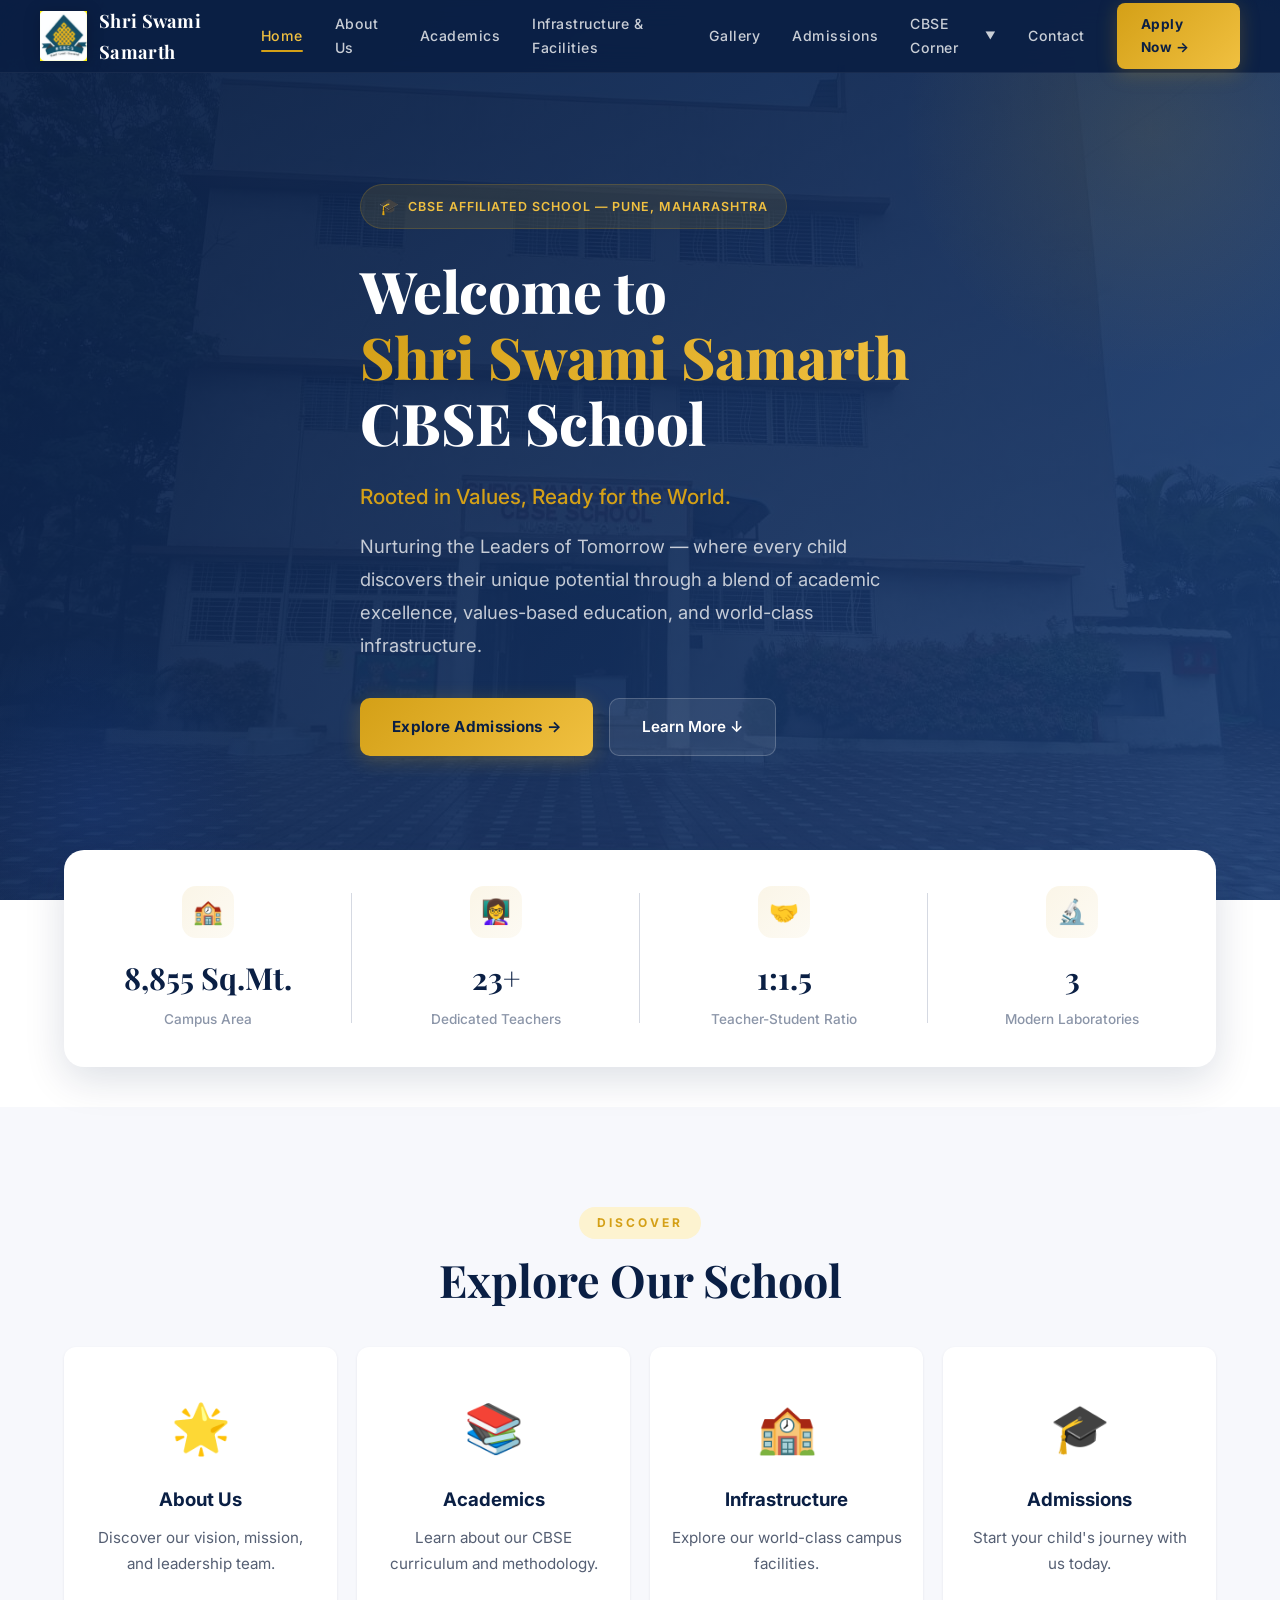
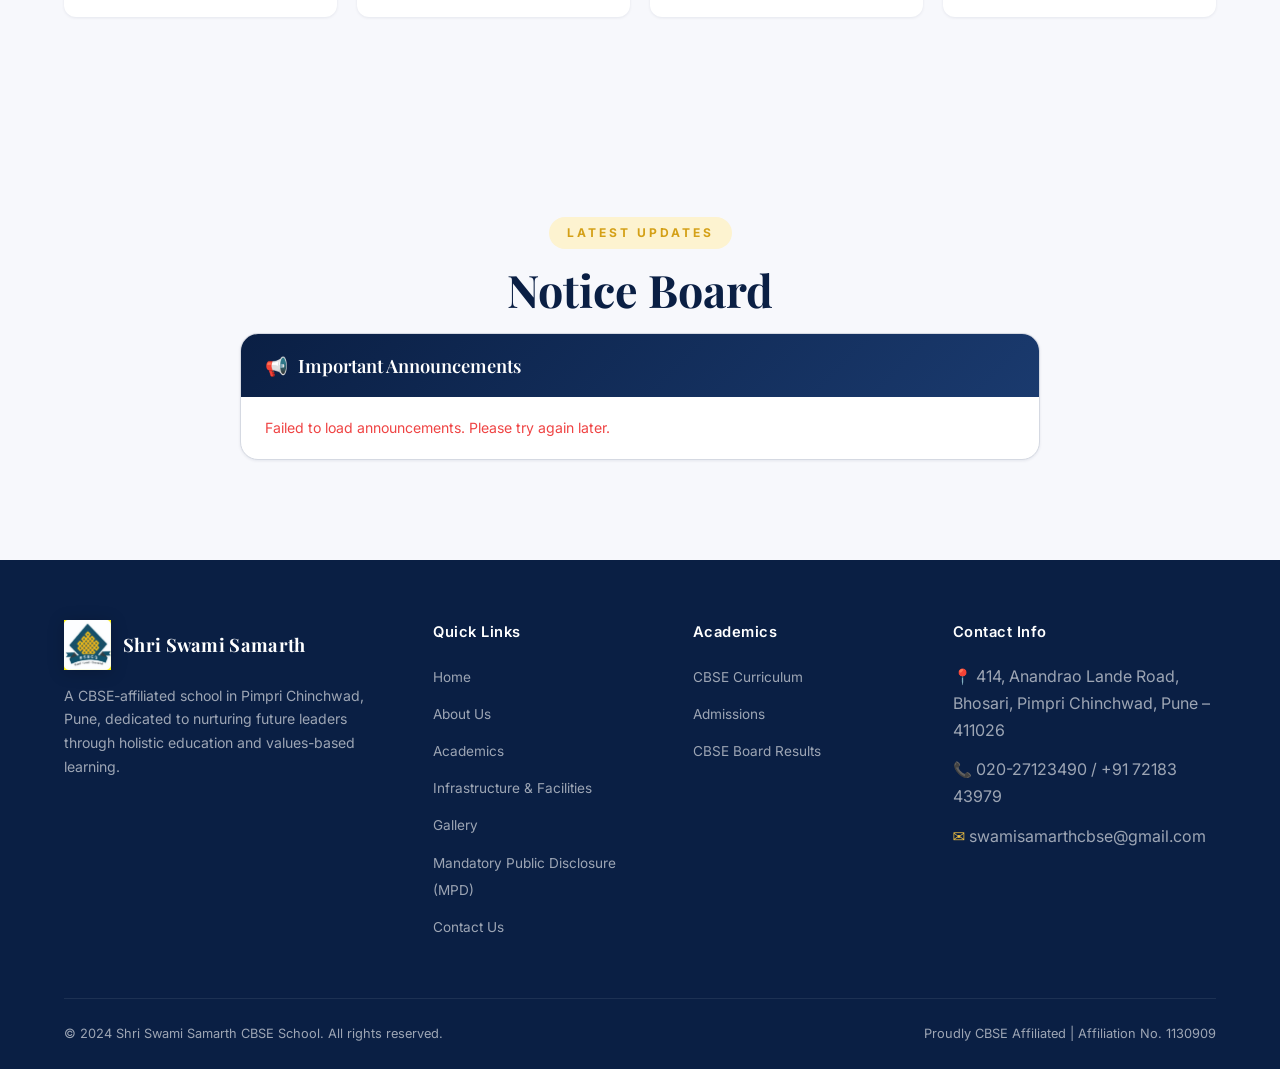
<file: index.html>
<!DOCTYPE html>
<html lang="en">
<head>
  <meta charset="UTF-8">
  <meta name="viewport" content="width=device-width, initial-scale=1.0">
  <title>Shri Swami Samarth CBSE School — Nurturing the Leaders of Tomorrow</title>
  <meta name="description"
    content="Shri Swami Samarth CBSE School, Bhosari, Pune — CBSE affiliated (1130909). A premier educational institution offering holistic learning with modern infrastructure, dedicated faculty, and a nurturing environment.">
  <link rel="stylesheet" href="styles.css">
  <link rel="icon"
    href="data:image/svg+xml,<svg xmlns='http://www.w3.org/2000/svg' viewBox='0 0 100 100'><text y='.9em' font-size='90'>🎓</text></svg>">
</head>
<body>
  <!-- ======================== NAVIGATION ======================== -->
  <nav class="navbar" id="navbar">
    <div class="nav-inner">
      <a href="/" class="nav-logo">
        <img src="images/logo.png" alt="Shri Swami Samarth Logo" class="logo-img">
        <span>Shri Swami Samarth</span>
      </a>
      <div class="nav-links" id="navLinks">
        <a href="/" class="active">Home</a>
        <a href="about">About Us</a>
        <a href="academics">Academics</a>
        <a href="infrastructure">Infrastructure &amp; Facilities</a>
        <a href="gallery">Gallery</a>
        <a href="admissions">Admissions</a>
        <div class="nav-dropdown">
          <a href="#" class="dropdown-trigger">CBSE Corner <span class="arrow" style="font-size: 0.65rem;">▼</span></a>
          <div class="dropdown-menu">
            <a href="disclosures">Mandatory Public Disclosure</a>
            <a href="comprehensive-info">Comprehensive Information</a>
          </div>
        </div>
        <a href="contact">Contact</a>
        <a href="admissions" class="nav-cta">Apply Now →</a>
      </div>
      <div class="hamburger" id="hamburger">
        <span></span><span></span><span></span>
      </div>
    </div>
  </nav>

  <!-- ======================== HERO ======================== -->
  <section class="hero" id="home">
    <div class="hero-bg-image"></div>
    <div class="hero-overlay"></div>
    <div class="hero-shape-1"></div>
    <div class="hero-shape-2"></div>
    <div class="container hero-content">
      <div class="hero-badge">
        <span>🎓</span> CBSE Affiliated School — Pune, Maharashtra
      </div>
      <h1>
        Welcome to<br>
        <span class="highlight">Shri Swami Samarth</span><br>
        CBSE School
      </h1>
      <p style="font-size: 1.3rem; font-weight: 500; margin-bottom: 15px; color: var(--gold);">Rooted in Values, Ready for the World.</p>
      <p>Nurturing the Leaders of Tomorrow — where every child discovers their unique potential through a blend of
        academic excellence, values-based education, and world-class infrastructure.</p>
      <div class="hero-btns">
        <a href="admissions" class="btn-primary">Explore Admissions →</a>
        <a href="about" class="btn-outline">Learn More ↓</a>
      </div>
    </div>
  </section>

  <!-- ======================== STATS BAR ======================== -->
  <div class="stats-bar">
    <div class="container">
      <div class="stats-inner">
        <div class="stat-item">
          <div class="stat-icon">🏫</div>
          <div class="stat-number" data-count="8855" data-suffix=" Sq.Mt.">0</div>
          <div class="stat-label">Campus Area</div>
        </div>
        <div class="stat-item">
          <div class="stat-icon">👩‍🏫</div>
          <div class="stat-number" data-count="23" data-suffix="+">0</div>
          <div class="stat-label">Dedicated Teachers</div>
        </div>
        <div class="stat-item">
          <div class="stat-icon">🤝</div>
          <div class="stat-number" data-count="1" data-suffix=":1.5" data-prefix="">0</div>
          <div class="stat-label">Teacher-Student Ratio</div>
        </div>
        <div class="stat-item">
          <div class="stat-icon">🔬</div>
          <div class="stat-number" data-count="3" data-suffix="">0</div>
          <div class="stat-label">Modern Laboratories</div>
        </div>
      </div>
    </div>
  </div>

  <!-- ======================== QUICK LINKS / CATEGORIES ======================== -->
  <section class="section-pad" style="background: var(--off-white);">
    <div class="container">
      <div class="text-center reveal">
        <span class="section-badge">Discover</span>
        <h2 class="section-title">Explore Our School</h2>
      </div>
      <div class="grid" style="display: grid; grid-template-columns: repeat(auto-fit, minmax(250px, 1fr)); gap: 20px; margin-top: 40px;">
        <a href="about" class="card reveal" style="text-align: center; padding: 40px 20px; background: white; border-radius: 12px; box-shadow: var(--shadow-sm); text-decoration: none; color: inherit; transition: transform 0.3s ease;">
          <div style="font-size: 3rem; margin-bottom: 15px;">🌟</div>
          <h3 style="color: var(--navy); margin-bottom: 10px;">About Us</h3>
          <p style="color: var(--gray-600); font-size: 0.95rem;">Discover our vision, mission, and leadership team.</p>
        </a>
        <a href="academics" class="card reveal" style="text-align: center; padding: 40px 20px; background: white; border-radius: 12px; box-shadow: var(--shadow-sm); text-decoration: none; color: inherit; transition: transform 0.3s ease;">
          <div style="font-size: 3rem; margin-bottom: 15px;">📚</div>
          <h3 style="color: var(--navy); margin-bottom: 10px;">Academics</h3>
          <p style="color: var(--gray-600); font-size: 0.95rem;">Learn about our CBSE curriculum and methodology.</p>
        </a>
        <a href="infrastructure" class="card reveal" style="text-align: center; padding: 40px 20px; background: white; border-radius: 12px; box-shadow: var(--shadow-sm); text-decoration: none; color: inherit; transition: transform 0.3s ease;">
          <div style="font-size: 3rem; margin-bottom: 15px;">🏫</div>
          <h3 style="color: var(--navy); margin-bottom: 10px;">Infrastructure</h3>
          <p style="color: var(--gray-600); font-size: 0.95rem;">Explore our world-class campus facilities.</p>
        </a>
        <a href="admissions" class="card reveal" style="text-align: center; padding: 40px 20px; background: white; border-radius: 12px; box-shadow: var(--shadow-sm); text-decoration: none; color: inherit; transition: transform 0.3s ease;">
          <div style="font-size: 3rem; margin-bottom: 15px;">🎓</div>
          <h3 style="color: var(--navy); margin-bottom: 10px;">Admissions</h3>
          <p style="color: var(--gray-600); font-size: 0.95rem;">Start your child's journey with us today.</p>
        </a>
      </div>
    </div>
  </section>

  <!-- ======================== ANNOUNCEMENTS ======================== -->
  <section class="announcements section-pad" id="announcements">
    <div class="container">
      <div class="text-center reveal">
        <span class="section-badge">Latest Updates</span>
        <h2 class="section-title">Notice Board</h2>
      </div>
      <div class="notice-board-container reveal">
        <div class="notice-board-header">
          <span class="pulse-icon">📢</span> Important Announcements
        </div>
        <div class="notice-board-body" id="notice-board-body">
          <div class="loading-notices">Fetching latest updates...</div>
          <!-- Notices will be injected here dynamically -->
        </div>
      </div>
    </div>
  </section>

  <!-- ======================== FOOTER ======================== -->
  <footer class="footer">
    <div class="container">
      <div class="footer-grid">
        <div class="footer-brand">
          <a href="/" class="nav-logo footer-logo">
            <img src="images/logo.png" alt="Shri Swami Samarth Logo" class="logo-img">
            <span class="footer-logo-text">Shri Swami Samarth</span>
          </a>
          <p>A CBSE-affiliated school in Pimpri Chinchwad, Pune, dedicated to nurturing future leaders through holistic education and values-based learning.</p>
        </div>
        <div>
          <h4>Quick Links</h4>
          <ul>
            <li><a href="/">Home</a></li>
            <li><a href="about">About Us</a></li>
            <li><a href="academics">Academics</a></li>
            <li><a href="infrastructure">Infrastructure &amp; Facilities</a></li>
            <li><a href="gallery">Gallery</a></li>
            <li><a href="disclosures">Mandatory Public Disclosure (MPD)</a></li>
            <li><a href="contact">Contact Us</a></li>
          </ul>
        </div>
        <div>
          <h4>Academics</h4>
          <ul>
            <li><a href="academics">CBSE Curriculum</a></li>
            <li><a href="admissions">Admissions</a></li>
            <li><a href="disclosures#result">CBSE Board Results</a></li>
          </ul>
        </div>
        <div>
          <h4>Contact Info</h4>
          <div class="footer-contact-item">
            <span class="icon">📍</span>
            <span>414, Anandrao Lande Road, Bhosari, Pimpri Chinchwad, Pune – 411026</span>
          </div>
          <div class="footer-contact-item">
            <span class="icon">📞</span>
            <span>020-27123490 / +91 72183 43979</span>
          </div>
          <div class="footer-contact-item">
            <span class="icon">✉️</span>
            <span>swamisamarthcbse@gmail.com</span>
          </div>
        </div>
      </div>
      <div class="footer-bottom">
        <span>© 2024 Shri Swami Samarth CBSE School. All rights reserved.</span>
        <span>Proudly CBSE Affiliated | Affiliation No. 1130909</span>
      </div>
    </div>
  </footer>

  <script src="script.js"></script>
</body>
</html>
</file>
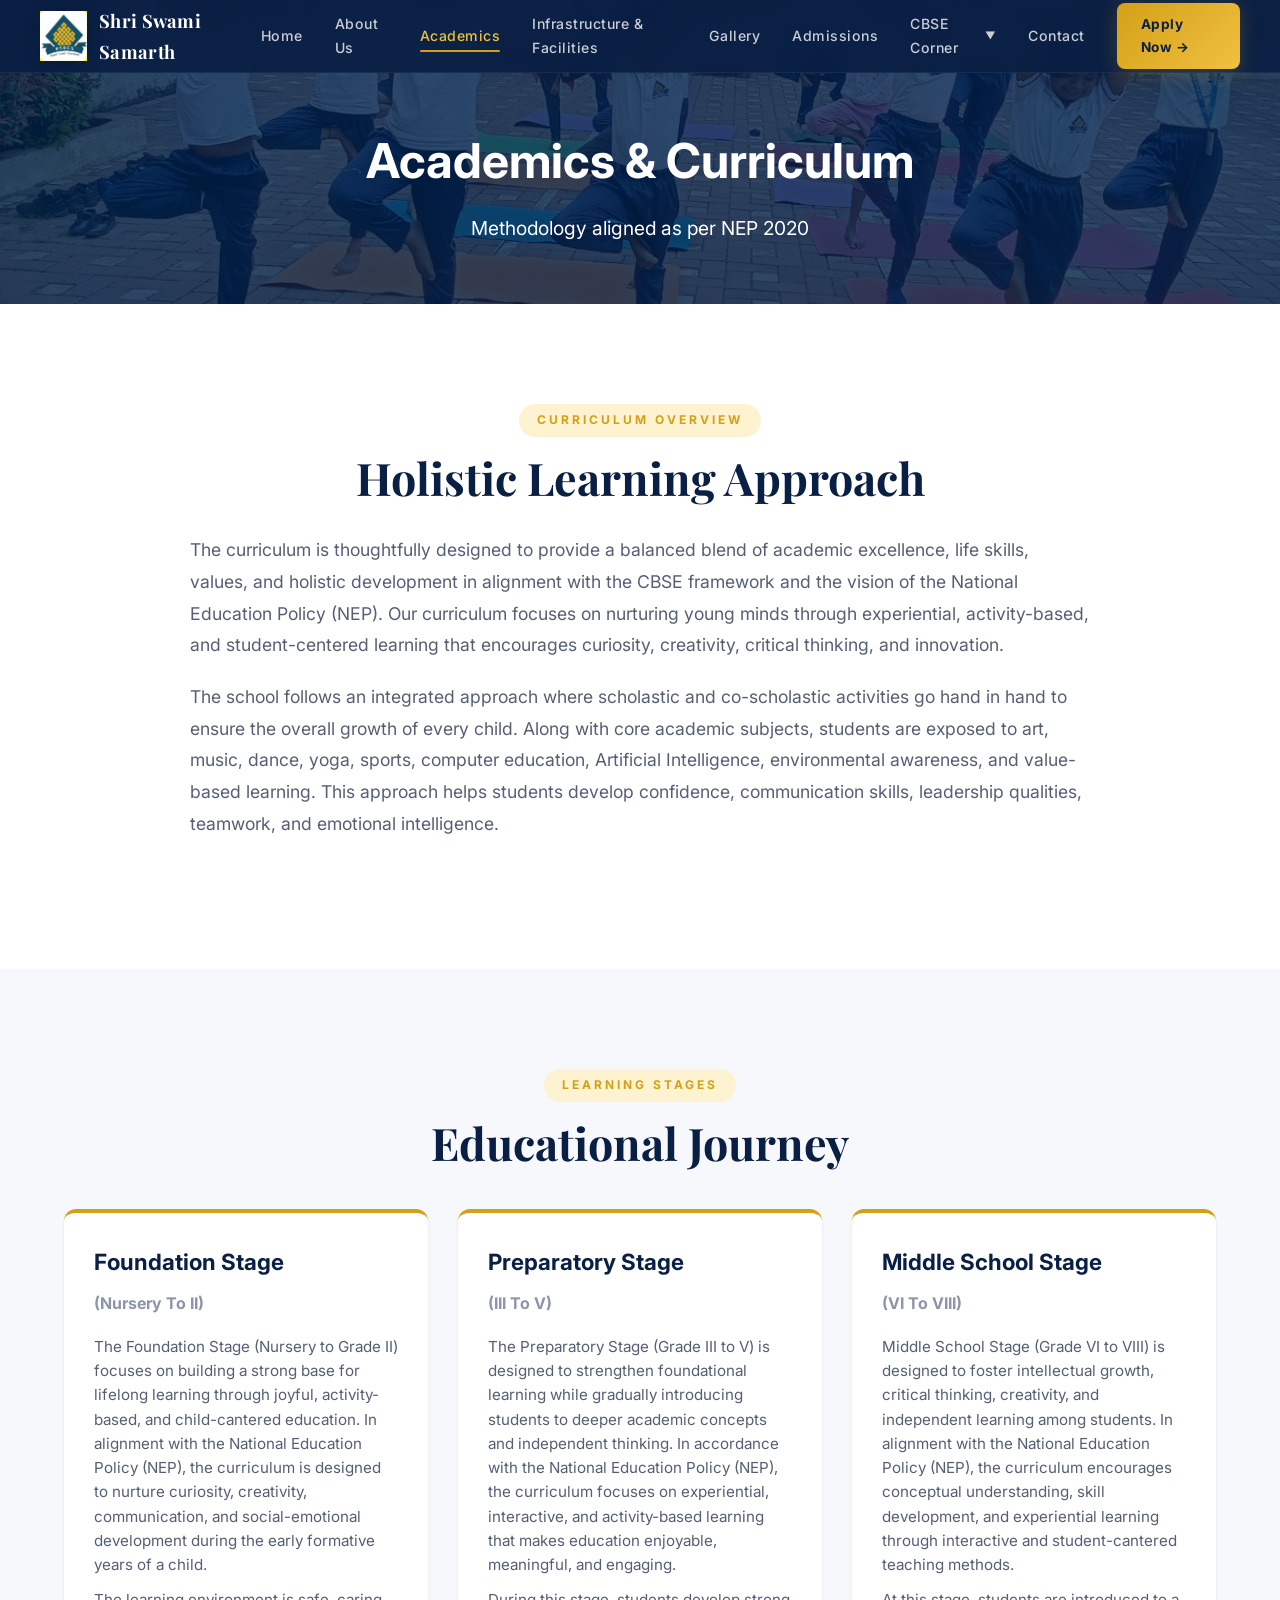
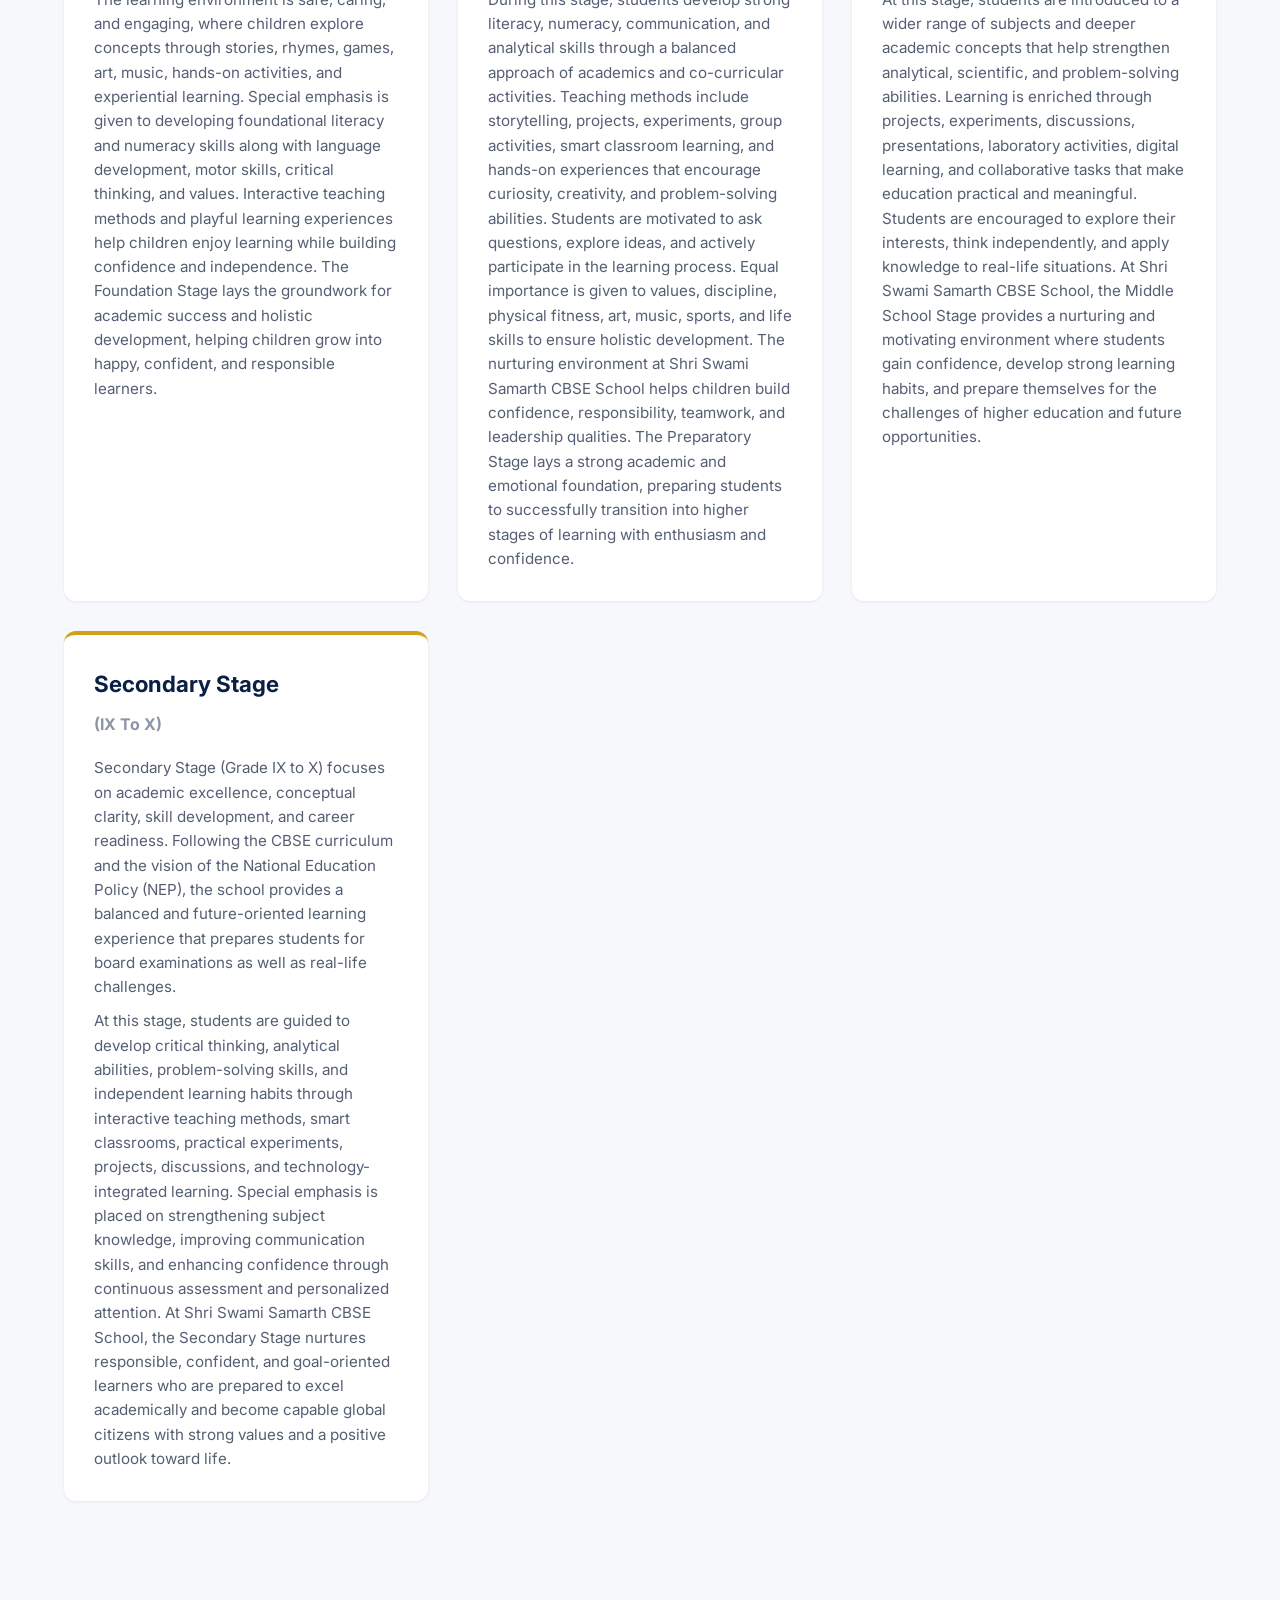
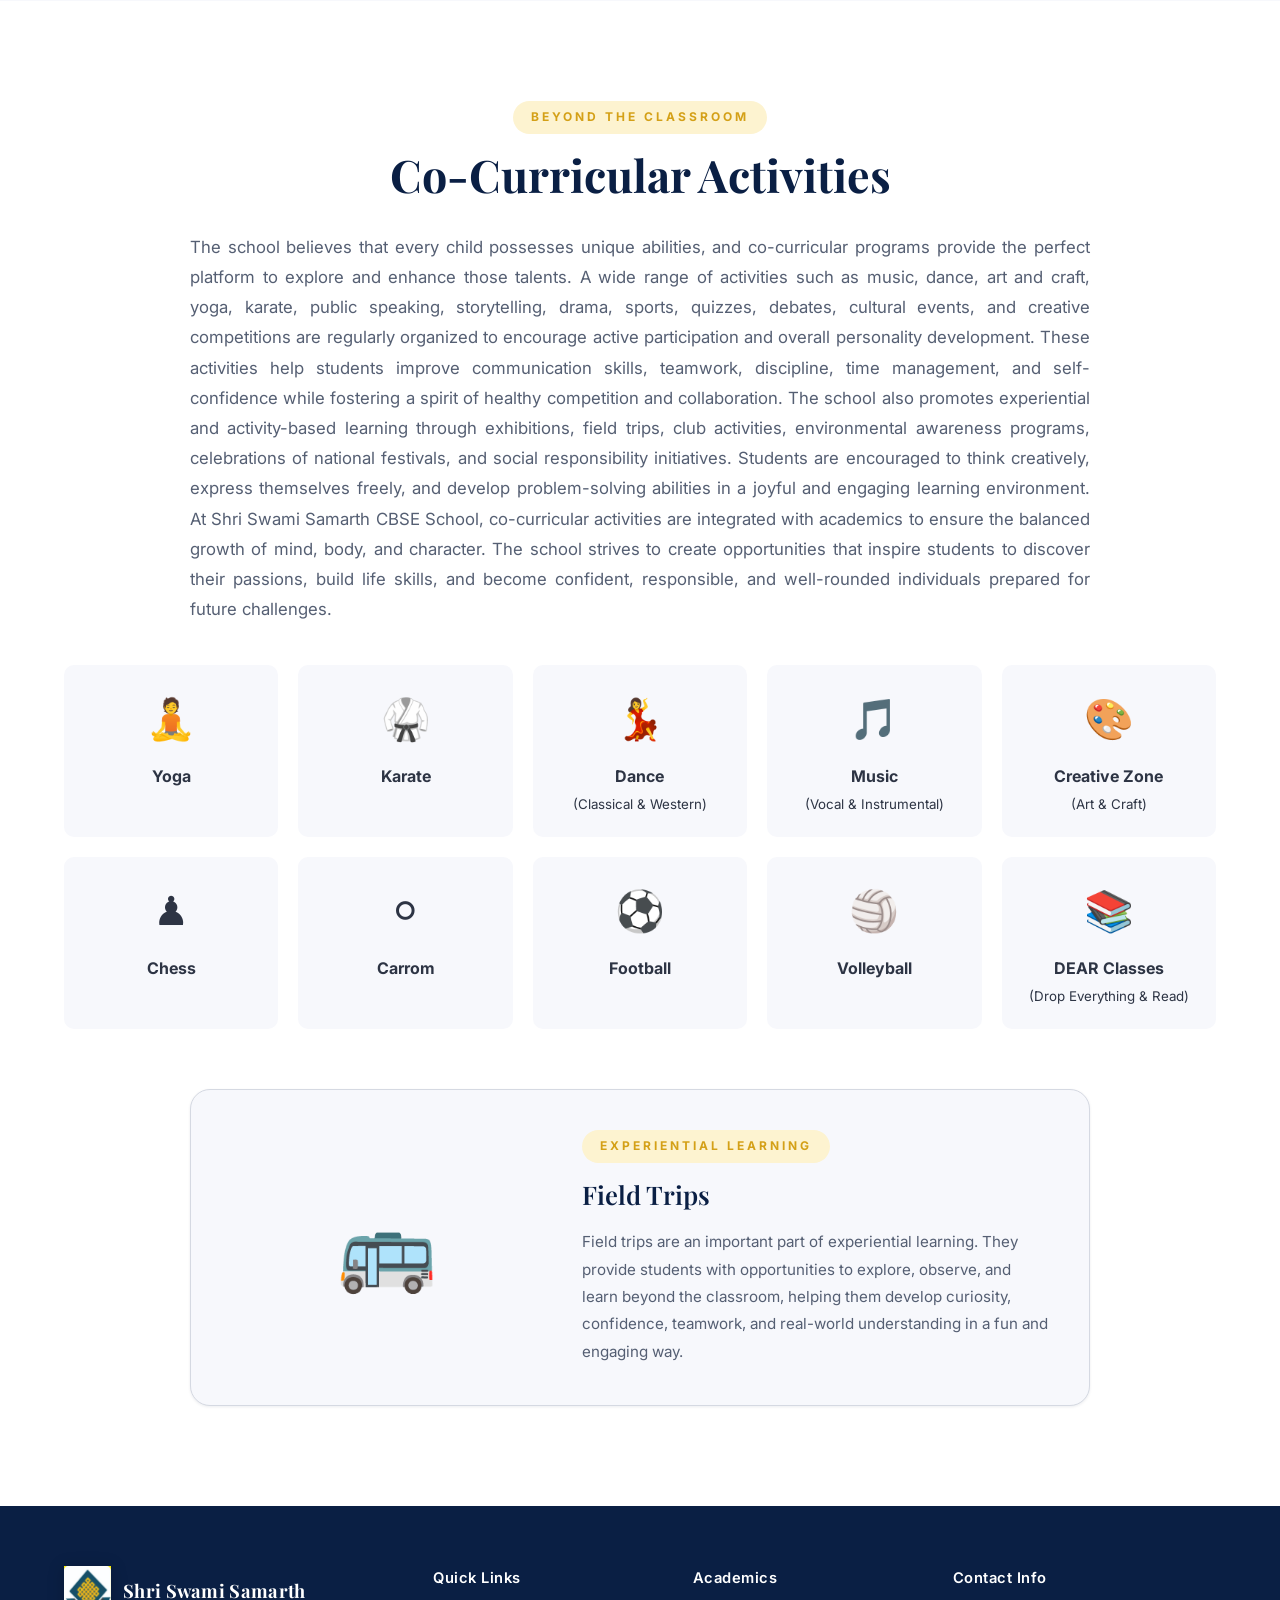
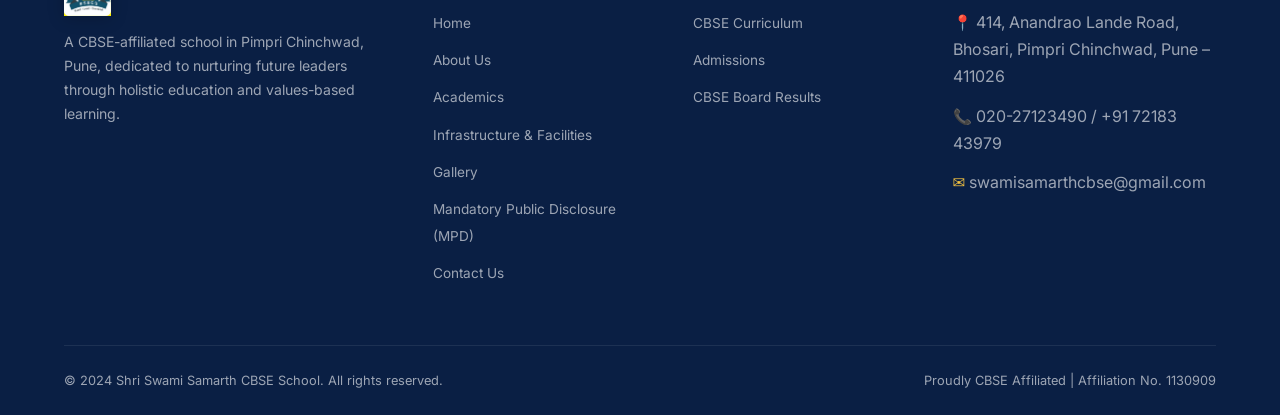
<file: academics.html>
<!DOCTYPE html>
<html lang="en">
<head>
  <meta charset="UTF-8">
  <meta name="viewport" content="width=device-width, initial-scale=1.0">
  <title>Academics — Shri Swami Samarth CBSE School</title>
  <link rel="stylesheet" href="styles.css">
  <link rel="icon" href="data:image/svg+xml,<svg xmlns='http://www.w3.org/2000/svg' viewBox='0 0 100 100'><text y='.9em' font-size='90'>🎓</text></svg>">
</head>
<body>
  <!-- ======================== NAVIGATION ======================== -->
  <nav class="navbar" id="navbar">
    <div class="nav-inner">
      <a href="/" class="nav-logo">
        <img src="images/logo.png" alt="Shri Swami Samarth Logo" class="logo-img">
        <span>Shri Swami Samarth</span>
      </a>
      <div class="nav-links" id="navLinks">
        <a href="/">Home</a>
        <a href="about">About Us</a>
        <a href="academics" class="active">Academics</a>
        <a href="infrastructure">Infrastructure &amp; Facilities</a>
        <a href="gallery">Gallery</a>
        <a href="admissions">Admissions</a>
        <div class="nav-dropdown">
          <a href="#" class="dropdown-trigger">CBSE Corner <span class="arrow" style="font-size: 0.65rem;">▼</span></a>
          <div class="dropdown-menu">
            <a href="disclosures">Mandatory Public Disclosure</a>
            <a href="comprehensive-info">Comprehensive Information</a>
          </div>
        </div>
        <a href="contact">Contact</a>
        <a href="admissions" class="nav-cta">Apply Now →</a>
      </div>
      <div class="hamburger" id="hamburger">
        <span></span><span></span><span></span>
      </div>
    </div>
  </nav>

  <!-- ======================== PAGE HERO ======================== -->
  <section class="page-hero" style="background: url('assets/docx_images/image10.png') center/cover no-repeat; position: relative; padding: 120px 0 60px;">
    <div class="hero-overlay" style="position: absolute; inset: 0; background: rgba(0, 33, 71, 0.8);"></div>
    <div class="container" style="position: relative; z-index: 2; text-align: center; color: white;">
      <h1 style="font-size: 3rem; margin-bottom: 10px;">Academics & Curriculum</h1>
      <p style="font-size: 1.2rem; max-width: 600px; margin: 0 auto;">Methodology aligned as per NEP 2020</p>
    </div>
  </section>

  <!-- ======================== CURRICULUM ======================== -->
  <section class="section-pad">
    <div class="container">
      <div class="text-center reveal">
        <span class="section-badge">Curriculum Overview</span>
        <h2 class="section-title">Holistic Learning Approach</h2>
      </div>
      <div class="content-block reveal" style="max-width: 900px; margin: 30px auto; font-size: 1.1rem; line-height: 1.8; color: var(--gray-600);">
        <p>The curriculum is thoughtfully designed to provide a balanced blend of academic excellence, life skills, values, and holistic development in alignment with the CBSE framework and the vision of the National Education Policy (NEP). Our curriculum focuses on nurturing young minds through experiential, activity-based, and student-centered learning that encourages curiosity, creativity, critical thinking, and innovation.</p>
        <p style="margin-top: 20px;">The school follows an integrated approach where scholastic and co-scholastic activities go hand in hand to ensure the overall growth of every child. Along with core academic subjects, students are exposed to art, music, dance, yoga, sports, computer education, Artificial Intelligence, environmental awareness, and value-based learning. This approach helps students develop confidence, communication skills, leadership qualities, teamwork, and emotional intelligence.</p>
      </div>
    </div>
  </section>

  <!-- ======================== STAGES OF LEARNING ======================== -->
  <section class="section-pad" style="background: var(--off-white);">
    <div class="container">
      <div class="text-center reveal">
        <span class="section-badge">Learning Stages</span>
        <h2 class="section-title">Educational Journey</h2>
      </div>
      
      <div class="grid" style="display: grid; grid-template-columns: repeat(auto-fit, minmax(300px, 1fr)); gap: 30px; margin-top: 40px;">
        <!-- Foundation Stage -->
        <div class="card reveal" style="background: white; border-radius: 12px; padding: 30px; box-shadow: var(--shadow-sm); border-top: 4px solid var(--gold); display: flex; flex-direction: column; justify-content: space-between;">
          <div>
            <h3 style="color: var(--navy); margin-bottom: 15px; font-size: 1.4rem;">Foundation Stage <br><span style="font-size: 1rem; color: var(--gray-400);">(Nursery To II)</span></h3>
            <p style="color: var(--gray-600); font-size: 0.95rem; line-height: 1.6;">The Foundation Stage (Nursery to Grade II) focuses on building a strong base for lifelong learning through joyful, activity-based, and child-cantered education. In alignment with the National Education Policy (NEP), the curriculum is designed to nurture curiosity, creativity, communication, and social-emotional development during the early formative years of a child.</p>
            <p style="color: var(--gray-600); font-size: 0.95rem; line-height: 1.6; margin-top: 10px;">The learning environment is safe, caring, and engaging, where children explore concepts through stories, rhymes, games, art, music, hands-on activities, and experiential learning. Special emphasis is given to developing foundational literacy and numeracy skills along with language development, motor skills, critical thinking, and values. Interactive teaching methods and playful learning experiences help children enjoy learning while building confidence and independence. The Foundation Stage lays the groundwork for academic success and holistic development, helping children grow into happy, confident, and responsible learners.</p>
          </div>
        </div>
        
        <!-- Preparatory Stage -->
        <div class="card reveal" style="background: white; border-radius: 12px; padding: 30px; box-shadow: var(--shadow-sm); border-top: 4px solid var(--gold); display: flex; flex-direction: column; justify-content: space-between;">
          <div>
            <h3 style="color: var(--navy); margin-bottom: 15px; font-size: 1.4rem;">Preparatory Stage <br><span style="font-size: 1rem; color: var(--gray-400);">(III To V)</span></h3>
            <p style="color: var(--gray-600); font-size: 0.95rem; line-height: 1.6;">The Preparatory Stage (Grade III to V) is designed to strengthen foundational learning while gradually introducing students to deeper academic concepts and independent thinking. In accordance with the National Education Policy (NEP), the curriculum focuses on experiential, interactive, and activity-based learning that makes education enjoyable, meaningful, and engaging.</p>
            <p style="color: var(--gray-600); font-size: 0.95rem; line-height: 1.6; margin-top: 10px;">During this stage, students develop strong literacy, numeracy, communication, and analytical skills through a balanced approach of academics and co-curricular activities. Teaching methods include storytelling, projects, experiments, group activities, smart classroom learning, and hands-on experiences that encourage curiosity, creativity, and problem-solving abilities. Students are motivated to ask questions, explore ideas, and actively participate in the learning process. Equal importance is given to values, discipline, physical fitness, art, music, sports, and life skills to ensure holistic development. The nurturing environment at Shri Swami Samarth CBSE School helps children build confidence, responsibility, teamwork, and leadership qualities. The Preparatory Stage lays a strong academic and emotional foundation, preparing students to successfully transition into higher stages of learning with enthusiasm and confidence.</p>
          </div>
        </div>

        <!-- Middle School Stage -->
        <div class="card reveal" style="background: white; border-radius: 12px; padding: 30px; box-shadow: var(--shadow-sm); border-top: 4px solid var(--gold); display: flex; flex-direction: column; justify-content: space-between;">
          <div>
            <h3 style="color: var(--navy); margin-bottom: 15px; font-size: 1.4rem;">Middle School Stage <br><span style="font-size: 1rem; color: var(--gray-400);">(VI To VIII)</span></h3>
            <p style="color: var(--gray-600); font-size: 0.95rem; line-height: 1.6;">Middle School Stage (Grade VI to VIII) is designed to foster intellectual growth, critical thinking, creativity, and independent learning among students. In alignment with the National Education Policy (NEP), the curriculum encourages conceptual understanding, skill development, and experiential learning through interactive and student-cantered teaching methods.</p>
            <p style="color: var(--gray-600); font-size: 0.95rem; line-height: 1.6; margin-top: 10px;">At this stage, students are introduced to a wider range of subjects and deeper academic concepts that help strengthen analytical, scientific, and problem-solving abilities. Learning is enriched through projects, experiments, discussions, presentations, laboratory activities, digital learning, and collaborative tasks that make education practical and meaningful. Students are encouraged to explore their interests, think independently, and apply knowledge to real-life situations. At Shri Swami Samarth CBSE School, the Middle School Stage provides a nurturing and motivating environment where students gain confidence, develop strong learning habits, and prepare themselves for the challenges of higher education and future opportunities.</p>
          </div>
        </div>

        <!-- Secondary Stage -->
        <div class="card reveal" style="background: white; border-radius: 12px; padding: 30px; box-shadow: var(--shadow-sm); border-top: 4px solid var(--gold); display: flex; flex-direction: column; justify-content: space-between;">
          <div>
            <h3 style="color: var(--navy); margin-bottom: 15px; font-size: 1.4rem;">Secondary Stage <br><span style="font-size: 1rem; color: var(--gray-400);">(IX To X)</span></h3>
            <p style="color: var(--gray-600); font-size: 0.95rem; line-height: 1.6;">Secondary Stage (Grade IX to X) focuses on academic excellence, conceptual clarity, skill development, and career readiness. Following the CBSE curriculum and the vision of the National Education Policy (NEP), the school provides a balanced and future-oriented learning experience that prepares students for board examinations as well as real-life challenges.</p>
            <p style="color: var(--gray-600); font-size: 0.95rem; line-height: 1.6; margin-top: 10px;">At this stage, students are guided to develop critical thinking, analytical abilities, problem-solving skills, and independent learning habits through interactive teaching methods, smart classrooms, practical experiments, projects, discussions, and technology-integrated learning. Special emphasis is placed on strengthening subject knowledge, improving communication skills, and enhancing confidence through continuous assessment and personalized attention. At Shri Swami Samarth CBSE School, the Secondary Stage nurtures responsible, confident, and goal-oriented learners who are prepared to excel academically and become capable global citizens with strong values and a positive outlook toward life.</p>
          </div>
        </div>
      </div>
    </div>
  </section>

  <!-- ======================== CO-CURRICULAR ======================== -->
  <section class="section-pad">
    <div class="container">
      <div class="text-center reveal">
        <span class="section-badge">Beyond the Classroom</span>
        <h2 class="section-title">Co-Curricular Activities</h2>
      </div>
      <div class="content-block reveal" style="max-width: 900px; margin: 30px auto; font-size: 1.05rem; line-height: 1.8; color: var(--gray-600); text-align: justify;">
        <p>The school believes that every child possesses unique abilities, and co-curricular programs provide the perfect platform to explore and enhance those talents. A wide range of activities such as music, dance, art and craft, yoga, karate, public speaking, storytelling, drama, sports, quizzes, debates, cultural events, and creative competitions are regularly organized to encourage active participation and overall personality development. These activities help students improve communication skills, teamwork, discipline, time management, and self-confidence while fostering a spirit of healthy competition and collaboration. The school also promotes experiential and activity-based learning through exhibitions, field trips, club activities, environmental awareness programs, celebrations of national festivals, and social responsibility initiatives. Students are encouraged to think creatively, express themselves freely, and develop problem-solving abilities in a joyful and engaging learning environment. At Shri Swami Samarth CBSE School, co-curricular activities are integrated with academics to ensure the balanced growth of mind, body, and character. The school strives to create opportunities that inspire students to discover their passions, build life skills, and become confident, responsible, and well-rounded individuals prepared for future challenges.</p>
      </div>
      
      <div class="grid" style="display: grid; grid-template-columns: repeat(auto-fit, minmax(180px, 1fr)); gap: 20px; margin-top: 40px; text-align: center;">
        <div class="activity-card reveal" style="padding: 20px; background: var(--off-white); border-radius: 10px;"><div style="font-size: 2.5rem; margin-bottom: 10px;">🧘</div><strong>Yoga</strong></div>
        <div class="activity-card reveal" style="padding: 20px; background: var(--off-white); border-radius: 10px;"><div style="font-size: 2.5rem; margin-bottom: 10px;">🥋</div><strong>Karate</strong></div>
        <div class="activity-card reveal" style="padding: 20px; background: var(--off-white); border-radius: 10px;"><div style="font-size: 2.5rem; margin-bottom: 10px;">💃</div><strong>Dance</strong> <br><small>(Classical & Western)</small></div>
        <div class="activity-card reveal" style="padding: 20px; background: var(--off-white); border-radius: 10px;"><div style="font-size: 2.5rem; margin-bottom: 10px;">🎵</div><strong>Music</strong> <br><small>(Vocal & Instrumental)</small></div>
        <div class="activity-card reveal" style="padding: 20px; background: var(--off-white); border-radius: 10px;"><div style="font-size: 2.5rem; margin-bottom: 10px;">🎨</div><strong>Creative Zone</strong> <br><small>(Art & Craft)</small></div>
        <div class="activity-card reveal" style="padding: 20px; background: var(--off-white); border-radius: 10px;"><div style="font-size: 2.5rem; margin-bottom: 10px;">♟️</div><strong>Chess</strong></div>
        <div class="activity-card reveal" style="padding: 20px; background: var(--off-white); border-radius: 10px;"><div style="font-size: 2.5rem; margin-bottom: 10px;">⚪</div><strong>Carrom</strong></div>
        <div class="activity-card reveal" style="padding: 20px; background: var(--off-white); border-radius: 10px;"><div style="font-size: 2.5rem; margin-bottom: 10px;">⚽</div><strong>Football</strong></div>
        <div class="activity-card reveal" style="padding: 20px; background: var(--off-white); border-radius: 10px;"><div style="font-size: 2.5rem; margin-bottom: 10px;">🏐</div><strong>Volleyball</strong></div>
        <div class="activity-card reveal" style="padding: 20px; background: var(--off-white); border-radius: 10px;"><div style="font-size: 2.5rem; margin-bottom: 10px;">📚</div><strong>DEAR Classes</strong> <br><small>(Drop Everything & Read)</small></div>
      </div>

      <!-- Field Trips Section -->
      <div class="reveal" style="max-width: 900px; margin: 60px auto 0; display: grid; grid-template-columns: 1fr 1.5fr; gap: 40px; align-items: center; background: var(--off-white); padding: 40px; border-radius: 20px; border: 1px solid var(--gray-200); box-shadow: var(--shadow-sm);">
        <div style="font-size: 5rem; text-align: center; color: var(--gold);">🚌</div>
        <div>
          <span class="section-badge" style="margin-bottom: 10px;">Experiential Learning</span>
          <h3 style="color: var(--navy); font-size: 1.6rem; font-family: var(--font-heading); margin-bottom: 12px; font-weight: 600;">Field Trips</h3>
          <p style="color: var(--gray-600); font-size: 0.95rem; line-height: 1.8;">Field trips are an important part of experiential learning. They provide students with opportunities to explore, observe, and learn beyond the classroom, helping them develop curiosity, confidence, teamwork, and real-world understanding in a fun and engaging way.</p>
        </div>
      </div>

    </div>
  </section>

  <!-- ======================== FOOTER ======================== -->
  <footer class="footer">
    <div class="container">
      <div class="footer-grid">
        <div class="footer-brand">
          <a href="/" class="nav-logo footer-logo">
            <img src="images/logo.png" alt="Shri Swami Samarth Logo" class="logo-img">
            <span class="footer-logo-text">Shri Swami Samarth</span>
          </a>
          <p>A CBSE-affiliated school in Pimpri Chinchwad, Pune, dedicated to nurturing future leaders through holistic education and values-based learning.</p>
        </div>
        <div>
          <h4>Quick Links</h4>
          <ul>
            <li><a href="/">Home</a></li>
            <li><a href="about">About Us</a></li>
            <li><a href="academics">Academics</a></li>
            <li><a href="infrastructure">Infrastructure &amp; Facilities</a></li>
            <li><a href="gallery">Gallery</a></li>
            <li><a href="disclosures">Mandatory Public Disclosure (MPD)</a></li>
            <li><a href="contact">Contact Us</a></li>
          </ul>
        </div>
        <div>
          <h4>Academics</h4>
          <ul>
            <li><a href="academics">CBSE Curriculum</a></li>
            <li><a href="admissions">Admissions</a></li>
            <li><a href="disclosures#result">CBSE Board Results</a></li>
          </ul>
        </div>
        <div>
          <h4>Contact Info</h4>
          <div class="footer-contact-item">
            <span class="icon">📍</span>
            <span>414, Anandrao Lande Road, Bhosari, Pimpri Chinchwad, Pune – 411026</span>
          </div>
          <div class="footer-contact-item">
            <span class="icon">📞</span>
            <span>020-27123490 / +91 72183 43979</span>
          </div>
          <div class="footer-contact-item">
            <span class="icon">✉️</span>
            <span>swamisamarthcbse@gmail.com</span>
          </div>
        </div>
      </div>
      <div class="footer-bottom">
        <span>© 2024 Shri Swami Samarth CBSE School. All rights reserved.</span>
        <span>Proudly CBSE Affiliated | Affiliation No. 1130909</span>
      </div>
    </div>
  </footer>

  <script src="script.js"></script>
</body>
</html>
</file>
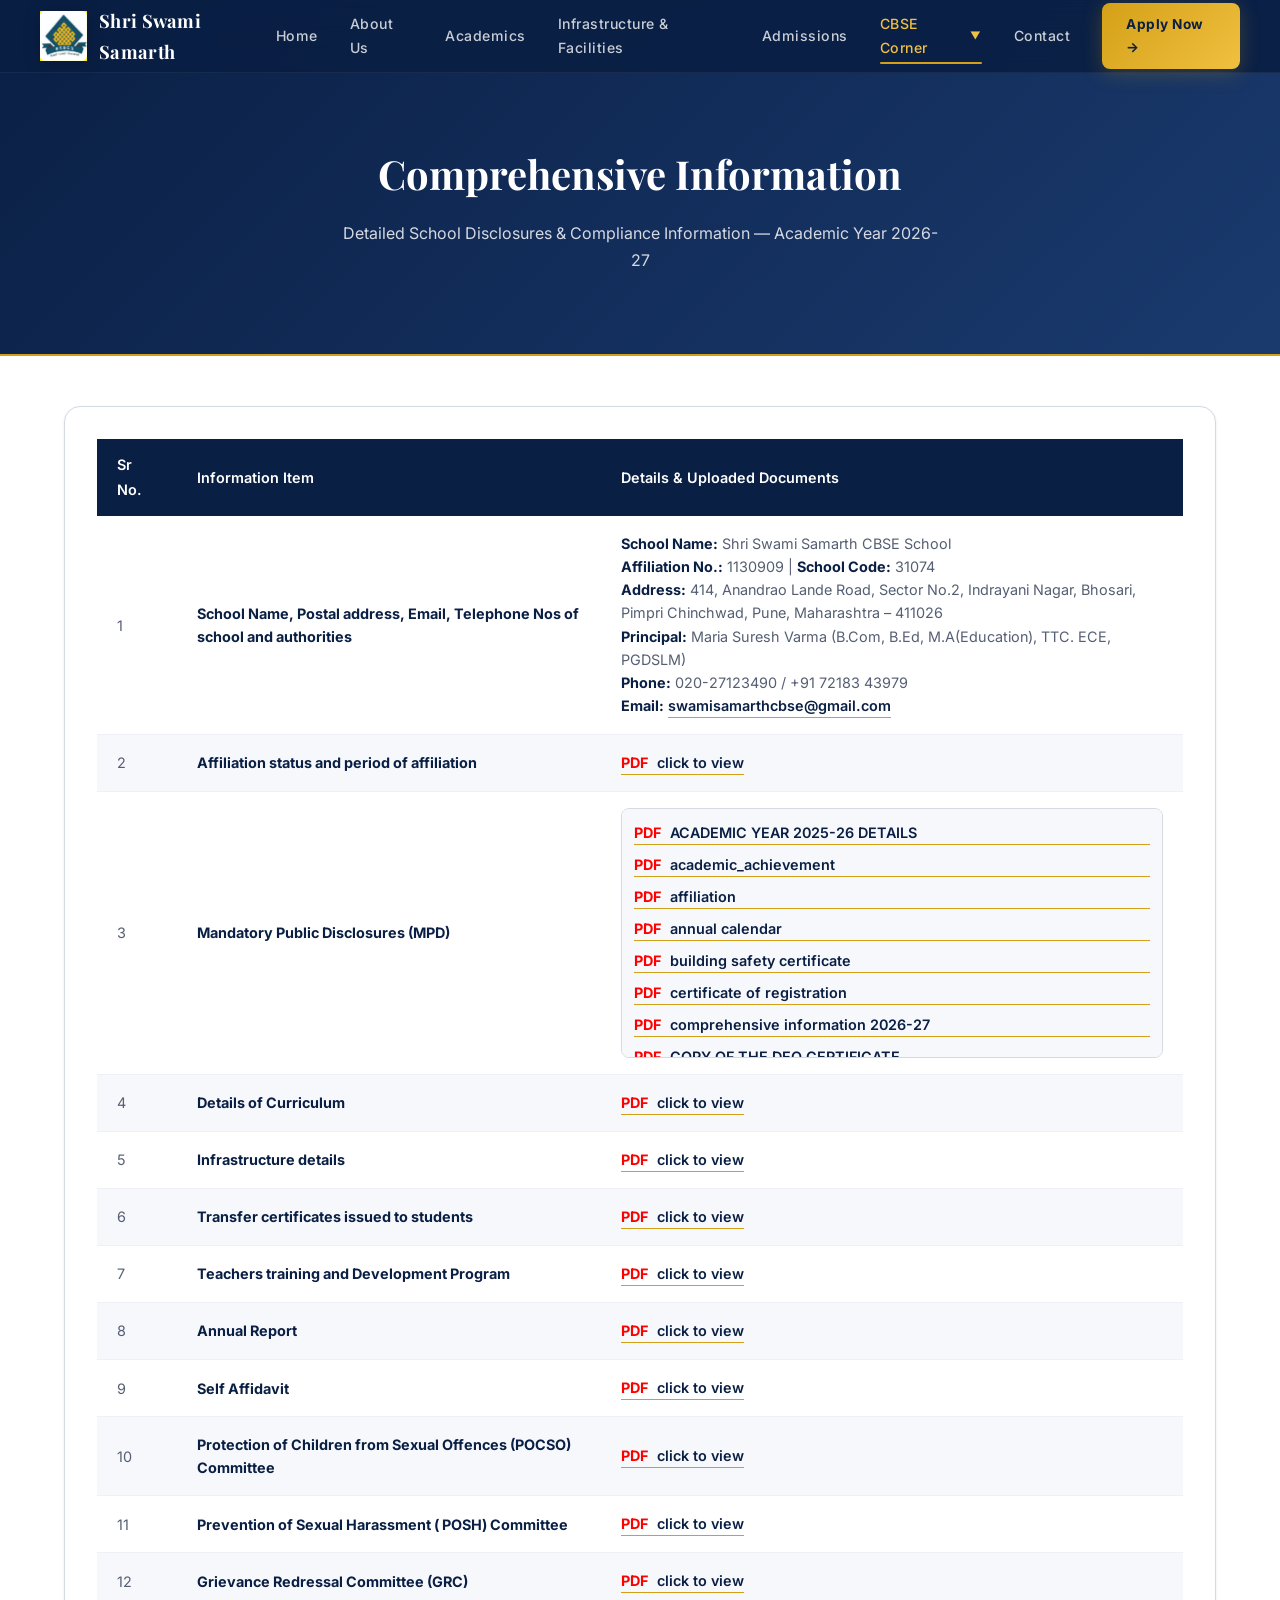
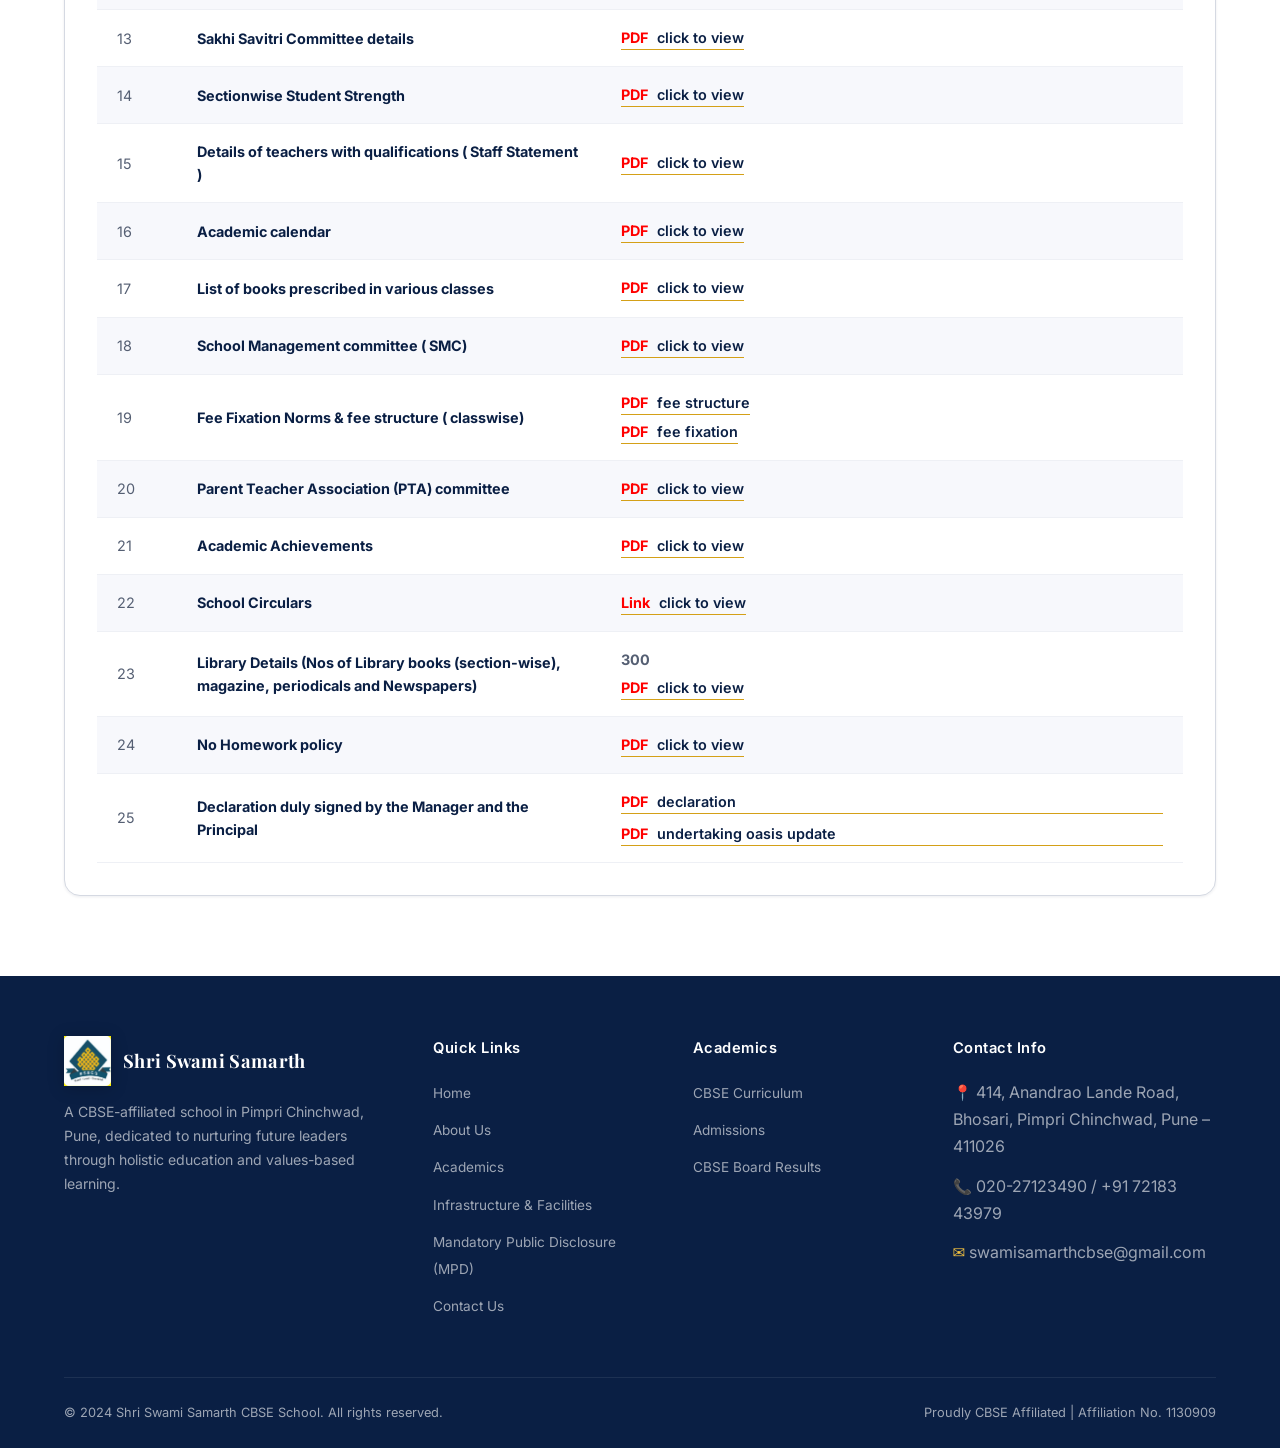
<file: comprehensive-info.html>
<!DOCTYPE html>
<html lang="en">

<head>
  <meta charset="UTF-8">
  <meta name="viewport" content="width=device-width, initial-scale=1.0">
  <title>Shri Swami Samarth CBSE School — Nurturing the Leaders of Tomorrow</title>
  <meta name="description"
    content="Shri Swami Samarth CBSE School, Bhosari, Pune — CBSE affiliated (1130909). A premier educational institution offering holistic learning with modern infrastructure, dedicated faculty, and a nurturing environment.">
  <link rel="stylesheet" href="styles.css">
  <link rel="icon"
    href="data:image/svg+xml,<svg xmlns='http://www.w3.org/2000/svg' viewBox='0 0 100 100'><text y='.9em' font-size='90'>🎓</text></svg>">
</head>

<body>

  <!-- ======================== NAVIGATION ======================== -->
  <nav class="navbar" id="navbar">
    <div class="nav-inner">
      <a href="/" class="nav-logo">
        <img src="images/logo.png" alt="Shri Swami Samarth Logo" class="logo-img">
        <span>Shri Swami Samarth</span>
      </a>
      <div class="nav-links" id="navLinks">
        <a href="/">Home</a>
        <a href="about">About Us</a>
        <a href="academics">Academics</a>
        <a href="infrastructure">Infrastructure &amp; Facilities</a>
        <a href="admissions">Admissions</a>
        <div class="nav-dropdown">
          <a href="#" class="dropdown-trigger active">CBSE Corner <span class="arrow" style="font-size: 0.65rem;">▼</span></a>
          <div class="dropdown-menu">
            <a href="disclosures">Mandatory Public Disclosure</a>
            <a href="comprehensive-info" class="active">Comprehensive Information</a>
          </div>
        </div>
        <a href="contact">Contact</a>
        <a href="admissions" class="nav-cta">Apply Now →</a>
      </div>
      <div class="hamburger" id="hamburger">
        <span></span><span></span><span></span>
      </div>
    </div>
  </nav>
  <!-- ======================== HERO ======================== -->
  <section class="compliance-hero">
    <div class="container">
      <h1>Comprehensive Information</h1>
      <p>Detailed School Disclosures & Compliance Information — Academic Year 2026-27</p>
    </div>
  </section>

  <div class="container">
    <div class="comp-list-card reveal">
      <div style="overflow-x: auto;">
        <table class="comp-table">
          <thead>
            <tr>
              <th style="width: 80px;">Sr No.</th>
              <th>Information Item</th>
              <th>Details & Uploaded Documents</th>
            </tr>
          </thead>
          <tbody>
            <tr>
              <td>1</td>
              <td><strong>School Name, Postal address, Email, Telephone Nos of school and authorities</strong></td>
              <td>
                <strong>School Name:</strong> Shri Swami Samarth CBSE School<br>
                <strong>Affiliation No.:</strong> 1130909 | <strong>School Code:</strong> 31074<br>
                <strong>Address:</strong> 414, Anandrao Lande Road, Sector No.2, Indrayani Nagar, Bhosari, Pimpri Chinchwad, Pune, Maharashtra – 411026<br>
                <strong>Principal:</strong> Maria Suresh Varma (B.Com, B.Ed, M.A(Education), TTC. ECE, PGDSLM)<br>
                <strong>Phone:</strong> 020-27123490 / +91 72183 43979<br>
                <strong>Email:</strong> <a href="mailto:swamisamarthcbse@gmail.com" class="doc-link">swamisamarthcbse@gmail.com</a>
              </td>
            </tr>
            <tr>
              <td>2</td>
              <td><strong>Affiliation status and period of affiliation</strong></td>
              <td><a href="documents/affiliation.pdf" target="_blank" class="doc-link"><span style="color: red; font-weight: bold; margin-right: 5px;">PDF</span> click to view</a></td>
            </tr>
            <tr>
              <td>3</td>
              <td><strong>Mandatory Public Disclosures (MPD)</strong></td>
              <td>
                <div style="max-height: 250px; overflow-y: auto; text-align: left; padding: 12px; border: 1px solid var(--gray-200); border-radius: 8px; background-color: var(--off-white); width: 100%; box-sizing: border-box; display: flex; flex-direction: column; gap: 8px;">
                  <a href="documents/ACADEMIC YEAR 2025-26 DETAILS.pdf" target="_blank" class="doc-link"><span style="color: red; font-weight: bold; margin-right: 5px;">PDF</span> ACADEMIC YEAR 2025-26 DETAILS</a>
                  <a href="documents/academic_achievement.pdf" target="_blank" class="doc-link"><span style="color: red; font-weight: bold; margin-right: 5px;">PDF</span> academic_achievement</a>
                  <a href="documents/affiliation.pdf" target="_blank" class="doc-link"><span style="color: red; font-weight: bold; margin-right: 5px;">PDF</span> affiliation</a>
                  <a href="documents/annual calendar.pdf" target="_blank" class="doc-link"><span style="color: red; font-weight: bold; margin-right: 5px;">PDF</span> annual calendar</a>
                  <a href="documents/building safety certificate.pdf" target="_blank" class="doc-link"><span style="color: red; font-weight: bold; margin-right: 5px;">PDF</span> building safety certificate</a>
                  <a href="documents/certificate of registration.pdf" target="_blank" class="doc-link"><span style="color: red; font-weight: bold; margin-right: 5px;">PDF</span> certificate of registration</a>
                  <a href="documents/comprehensive information 2026-27.pdf" target="_blank" class="doc-link"><span style="color: red; font-weight: bold; margin-right: 5px;">PDF</span> comprehensive information 2026-27</a>
                  <a href="documents/COPY OF THE DEO CERTIFICATE.pdf" target="_blank" class="doc-link"><span style="color: red; font-weight: bold; margin-right: 5px;">PDF</span> COPY OF THE DEO CERTIFICATE</a>
                  <a href="documents/curriculum overview.pdf" target="_blank" class="doc-link"><span style="color: red; font-weight: bold; margin-right: 5px;">PDF</span> curriculum overview</a>
                  <a href="documents/deo certificate.pdf" target="_blank" class="doc-link"><span style="color: red; font-weight: bold; margin-right: 5px;">PDF</span> deo certificate</a>
                  <a href="documents/Fee Fixation.pdf" target="_blank" class="doc-link"><span style="color: red; font-weight: bold; margin-right: 5px;">PDF</span> Fee Fixation</a>
                  <a href="documents/fee structure(1).pdf" target="_blank" class="doc-link"><span style="color: red; font-weight: bold; margin-right: 5px;">PDF</span> fee structure(1)</a>
                  <a href="documents/fire safety certificate.pdf" target="_blank" class="doc-link"><span style="color: red; font-weight: bold; margin-right: 5px;">PDF</span> fire safety certificate</a>
                  <a href="documents/infrastructure.pdf" target="_blank" class="doc-link"><span style="color: red; font-weight: bold; margin-right: 5px;">PDF</span> infrastructure</a>
                  <a href="documents/last 3 year board exam result.pdf" target="_blank" class="doc-link"><span style="color: red; font-weight: bold; margin-right: 5px;">PDF</span> last 3 year board exam result</a>
                  <a href="documents/Library Details.pdf" target="_blank" class="doc-link"><span style="color: red; font-weight: bold; margin-right: 5px;">PDF</span> Library Details</a>
                  <a href="documents/List of parents teachers association comittee.pdf" target="_blank" class="doc-link"><span style="color: red; font-weight: bold; margin-right: 5px;">PDF</span> List of parents teachers association comittee</a>
                  <a href="documents/NO HOMEWORK POLICY.pdf" target="_blank" class="doc-link"><span style="color: red; font-weight: bold; margin-right: 5px;">PDF</span> NO HOMEWORK POLICY</a>
                  <a href="documents/NOC (1).pdf" target="_blank" class="doc-link"><span style="color: red; font-weight: bold; margin-right: 5px;">PDF</span> NOC (1)</a>
                  <a href="documents/oasis data updation.pdf" target="_blank" class="doc-link"><span style="color: red; font-weight: bold; margin-right: 5px;">PDF</span> oasis data updation</a>
                  <a href="documents/pgt teacher.pdf" target="_blank" class="doc-link"><span style="color: red; font-weight: bold; margin-right: 5px;">PDF</span> pgt teacher</a>
                  <a href="documents/pre primary teacher.pdf" target="_blank" class="doc-link"><span style="color: red; font-weight: bold; margin-right: 5px;">PDF</span> pre primary teacher</a>
                  <a href="documents/prt teachers.pdf" target="_blank" class="doc-link"><span style="color: red; font-weight: bold; margin-right: 5px;">PDF</span> prt teachers</a>
                  <a href="documents/pta member comittee.pdf" target="_blank" class="doc-link"><span style="color: red; font-weight: bold; margin-right: 5px;">PDF</span> pta member comittee</a>
                  <a href="documents/sati savitri.pdf" target="_blank" class="doc-link"><span style="color: red; font-weight: bold; margin-right: 5px;">PDF</span> sati savitri</a>
                  <a href="documents/school curicular.pdf" target="_blank" class="doc-link"><span style="color: red; font-weight: bold; margin-right: 5px;">PDF</span> school curicular</a>
                  <a href="documents/school management comittee(1).pdf" target="_blank" class="doc-link"><span style="color: red; font-weight: bold; margin-right: 5px;">PDF</span> school management comittee(1)</a>
                  <a href="documents/school recognition.pdf" target="_blank" class="doc-link"><span style="color: red; font-weight: bold; margin-right: 5px;">PDF</span> school recognition</a>
                  <a href="documents/self affidavit.pdf" target="_blank" class="doc-link"><span style="color: red; font-weight: bold; margin-right: 5px;">PDF</span> self affidavit</a>
                  <a href="documents/sexual harrasment and POSCO.pdf" target="_blank" class="doc-link"><span style="color: red; font-weight: bold; margin-right: 5px;">PDF</span> sexual harrasment and POSCO</a>
                  <a href="documents/students greverance comittee.pdf" target="_blank" class="doc-link"><span style="color: red; font-weight: bold; margin-right: 5px;">PDF</span> students greverance comittee</a>
                  <a href="documents/students strength gradewise.pdf" target="_blank" class="doc-link"><span style="color: red; font-weight: bold; margin-right: 5px;">PDF</span> students strength gradewise</a>
                  <a href="documents/Teacher Training.pdf" target="_blank" class="doc-link"><span style="color: red; font-weight: bold; margin-right: 5px;">PDF</span> Teacher Training</a>
                  <a href="documents/teacher's details.pdf" target="_blank" class="doc-link"><span style="color: red; font-weight: bold; margin-right: 5px;">PDF</span> teacher's details</a>
                  <a href="documents/tgt teachers.pdf" target="_blank" class="doc-link"><span style="color: red; font-weight: bold; margin-right: 5px;">PDF</span> tgt teachers</a>
                  <a href="documents/transfer certificate.pdf" target="_blank" class="doc-link"><span style="color: red; font-weight: bold; margin-right: 5px;">PDF</span> transfer certificate</a>
                  <a href="documents/undertaking oasis update.pdf" target="_blank" class="doc-link"><span style="color: red; font-weight: bold; margin-right: 5px;">PDF</span> undertaking oasis update</a>
                  <a href="documents/water health and sanitization certificate.pdf" target="_blank" class="doc-link"><span style="color: red; font-weight: bold; margin-right: 5px;">PDF</span> water health and sanitization certificate</a>
                </div>
              </td>
            </tr>
            <tr>
              <td>4</td>
              <td><strong>Details of Curriculum</strong></td>
              <td><a href="documents/curriculum overview.pdf" target="_blank" class="doc-link"><span style="color: red; font-weight: bold; margin-right: 5px;">PDF</span> click to view</a></td>
            </tr>
            <tr>
              <td>5</td>
              <td><strong>Infrastructure details</strong></td>
              <td><a href="documents/infrastructure.pdf" target="_blank" class="doc-link"><span style="color: red; font-weight: bold; margin-right: 5px;">PDF</span> click to view</a></td>
            </tr>
            <tr>
              <td>6</td>
              <td><strong>Transfer certificates issued to students</strong></td>
              <td><a href="documents/transfer certificate.pdf" target="_blank" class="doc-link"><span style="color: red; font-weight: bold; margin-right: 5px;">PDF</span> click to view</a></td>
            </tr>
            <tr>
              <td>7</td>
              <td><strong>Teachers training and Development Program</strong></td>
              <td><a href="documents/Teacher Training.pdf" target="_blank" class="doc-link"><span style="color: red; font-weight: bold; margin-right: 5px;">PDF</span> click to view</a></td>
            </tr>
            <tr>
              <td>8</td>
              <td><strong>Annual Report</strong></td>
              <td><a href="documents/comprehensive information 2026-27.pdf" target="_blank" class="doc-link"><span style="color: red; font-weight: bold; margin-right: 5px;">PDF</span> click to view</a></td>
            </tr>
            <tr>
              <td>9</td>
              <td><strong>Self Affidavit</strong></td>
              <td><a href="documents/self affidavit.pdf" target="_blank" class="doc-link"><span style="color: red; font-weight: bold; margin-right: 5px;">PDF</span> click to view</a></td>
            </tr>
            <tr>
              <td>10</td>
              <td><strong>Protection of Children from Sexual Offences (POCSO) Committee</strong></td>
              <td><a href="documents/sexual harrasment and POSCO.pdf" target="_blank" class="doc-link"><span style="color: red; font-weight: bold; margin-right: 5px;">PDF</span> click to view</a></td>
            </tr>
            <tr>
              <td>11</td>
              <td><strong>Prevention of Sexual Harassment ( POSH) Committee</strong></td>
              <td><a href="documents/sexual harrasment and POSCO.pdf" target="_blank" class="doc-link"><span style="color: red; font-weight: bold; margin-right: 5px;">PDF</span> click to view</a></td>
            </tr>
            <tr>
              <td>12</td>
              <td><strong>Grievance Redressal Committee (GRC)</strong></td>
              <td><a href="documents/students greverance comittee.pdf" target="_blank" class="doc-link"><span style="color: red; font-weight: bold; margin-right: 5px;">PDF</span> click to view</a></td>
            </tr>
            <tr>
              <td>13</td>
              <td><strong>Sakhi Savitri Committee details</strong></td>
              <td><a href="documents/sati savitri.pdf" target="_blank" class="doc-link"><span style="color: red; font-weight: bold; margin-right: 5px;">PDF</span> click to view</a></td>
            </tr>
            <tr>
              <td>14</td>
              <td><strong>Sectionwise Student Strength</strong></td>
              <td><a href="documents/students strength gradewise.pdf" target="_blank" class="doc-link"><span style="color: red; font-weight: bold; margin-right: 5px;">PDF</span> click to view</a></td>
            </tr>
            <tr>
              <td>15</td>
              <td><strong>Details of teachers with qualifications ( Staff Statement )</strong></td>
              <td><a href="documents/teacher's details.pdf" target="_blank" class="doc-link"><span style="color: red; font-weight: bold; margin-right: 5px;">PDF</span> click to view</a></td>
            </tr>
            <tr>
              <td>16</td>
              <td><strong>Academic calendar</strong></td>
              <td><a href="documents/annual calendar.pdf" target="_blank" class="doc-link"><span style="color: red; font-weight: bold; margin-right: 5px;">PDF</span> click to view</a></td>
            </tr>
            <tr>
              <td>17</td>
              <td><strong>List of books prescribed in various classes</strong></td>
              <td><a href="documents/ACADEMIC YEAR 2025-26 DETAILS.pdf" target="_blank" class="doc-link"><span style="color: red; font-weight: bold; margin-right: 5px;">PDF</span> click to view</a></td>
            </tr>
            <tr>
              <td>18</td>
              <td><strong>School Management committee ( SMC)</strong></td>
              <td><a href="documents/School management comittee.pdf" target="_blank" class="doc-link"><span style="color: red; font-weight: bold; margin-right: 5px;">PDF</span> click to view</a></td>
            </tr>
            <tr>
              <td>19</td>
              <td><strong>Fee Fixation Norms &amp; fee structure ( classwise)</strong></td>
              <td>
                <a href="documents/fee structure.pdf" target="_blank" class="doc-link" style="margin-bottom: 5px; display: inline-block;"><span style="color: red; font-weight: bold; margin-right: 5px;">PDF</span> fee structure</a><br>
                <a href="documents/Fee Fixation.pdf" target="_blank" class="doc-link"><span style="color: red; font-weight: bold; margin-right: 5px;">PDF</span> fee fixation</a>
              </td>
            </tr>
            <tr>
              <td>20</td>
              <td><strong>Parent Teacher Association (PTA) committee</strong></td>
              <td><a href="documents/List of parents teachers association comittee.pdf" target="_blank" class="doc-link"><span style="color: red; font-weight: bold; margin-right: 5px;">PDF</span> click to view</a></td>
            </tr>
            <tr>
              <td>21</td>
              <td><strong>Academic Achievements</strong></td>
              <td><a href="documents/academic_achievement.pdf" target="_blank" class="doc-link"><span style="color: red; font-weight: bold; margin-right: 5px;">PDF</span> click to view</a></td>
            </tr>
            <tr>
              <td>22</td>
              <td><strong>School Circulars</strong></td>
              <td><a href="https://drive.google.com/drive/folders/1NJWzUGA2wCjYfK_ePcXzF1nr2iCSfuwC?usp=drive_link" target="_blank" class="doc-link"><span style="color: red; font-weight: bold; margin-right: 5px;">Link</span> click to view</a></td>
            </tr>
            <tr>
              <td>23</td>
              <td><strong>Library Details (Nos of Library books (section-wise), magazine, periodicals and Newspapers)</strong></td>
              <td>
                <span style="font-weight: bold; display: block; margin-bottom: 5px;">300</span>
                <a href="documents/Library Details.pdf" target="_blank" class="doc-link"><span style="color: red; font-weight: bold; margin-right: 5px;">PDF</span> click to view</a>
              </td>
            </tr>
            <tr>
              <td>24</td>
              <td><strong>No Homework policy</strong></td>
              <td><a href="documents/NO HOMEWORK POLICY.pdf" target="_blank" class="doc-link"><span style="color: red; font-weight: bold; margin-right: 5px;">PDF</span> click to view</a></td>
            </tr>
            <tr>
              <td>25</td>
              <td><strong>Declaration duly signed by the Manager and the Principal</strong></td>
              <td>
                <div style="display: flex; flex-direction: column; gap: 8px;">
                  <a href="documents/declaration.pdf" target="_blank" class="doc-link"><span style="color: red; font-weight: bold; margin-right: 5px;">PDF</span> declaration</a>
                  <a href="documents/undertaking oasis update.pdf" target="_blank" class="doc-link"><span style="color: red; font-weight: bold; margin-right: 5px;">PDF</span> undertaking oasis update</a>
                </div>
              </td>
            </tr>
          </tbody>
        </table>
      </div>
    </div>
  </div>
<!-- ======================== FOOTER ======================== -->
  <footer class="footer">
    <div class="container">
      <div class="footer-grid">
        <div class="footer-brand">
          <a href="/" class="nav-logo footer-logo">
            <img src="images/logo.png" alt="Shri Swami Samarth Logo" class="logo-img">
            <span class="footer-logo-text">Shri Swami Samarth</span>
          </a>
          <p>A CBSE-affiliated school in Pimpri Chinchwad, Pune, dedicated to nurturing future leaders through holistic education and values-based learning.</p>
        </div>
        <div>
          <h4>Quick Links</h4>
          <ul>
            <li><a href="/">Home</a></li>
            <li><a href="about">About Us</a></li>
            <li><a href="academics">Academics</a></li>
            <li><a href="infrastructure">Infrastructure &amp; Facilities</a></li>
            <li><a href="disclosures">Mandatory Public Disclosure (MPD)</a></li>
            <li><a href="contact">Contact Us</a></li>
          </ul>
        </div>
        <div>
          <h4>Academics</h4>
          <ul>
            <li><a href="academics">CBSE Curriculum</a></li>
            <li><a href="admissions">Admissions</a></li>
            <li><a href="disclosures#result">CBSE Board Results</a></li>
          </ul>
        </div>
        <div>
          <h4>Contact Info</h4>
          <div class="footer-contact-item">
            <span class="icon">📍</span>
            <span>414, Anandrao Lande Road, Bhosari, Pimpri Chinchwad, Pune – 411026</span>
          </div>
          <div class="footer-contact-item">
            <span class="icon">📞</span>
            <span>020-27123490 / +91 72183 43979</span>
          </div>
          <div class="footer-contact-item">
            <span class="icon">✉️</span>
            <span>swamisamarthcbse@gmail.com</span>
          </div>
        </div>
      </div>
      <div class="footer-bottom">
        <span>© 2024 Shri Swami Samarth CBSE School. All rights reserved.</span>
        <span>Proudly CBSE Affiliated | Affiliation No. 1130909</span>
      </div>
    </div>
  </footer>

  <script src="script.js"></script>
</body>

</html>
</file>
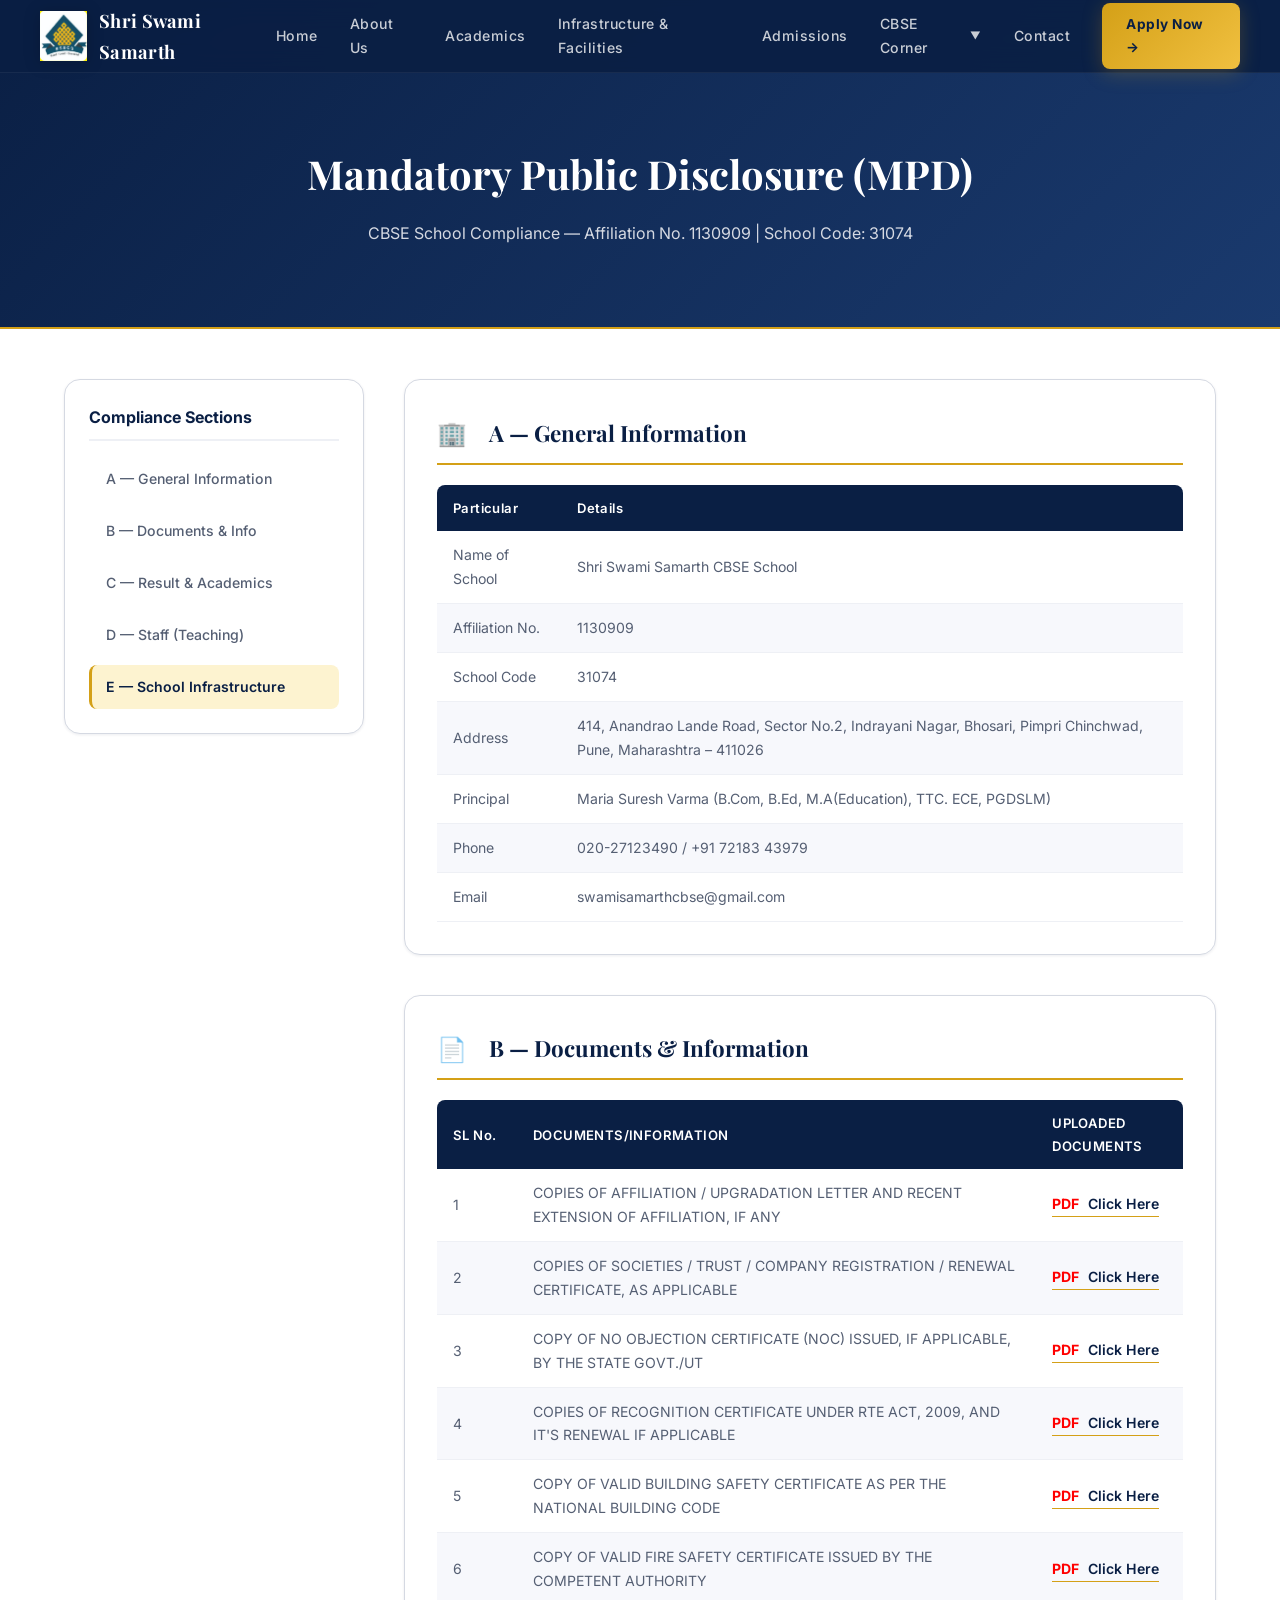
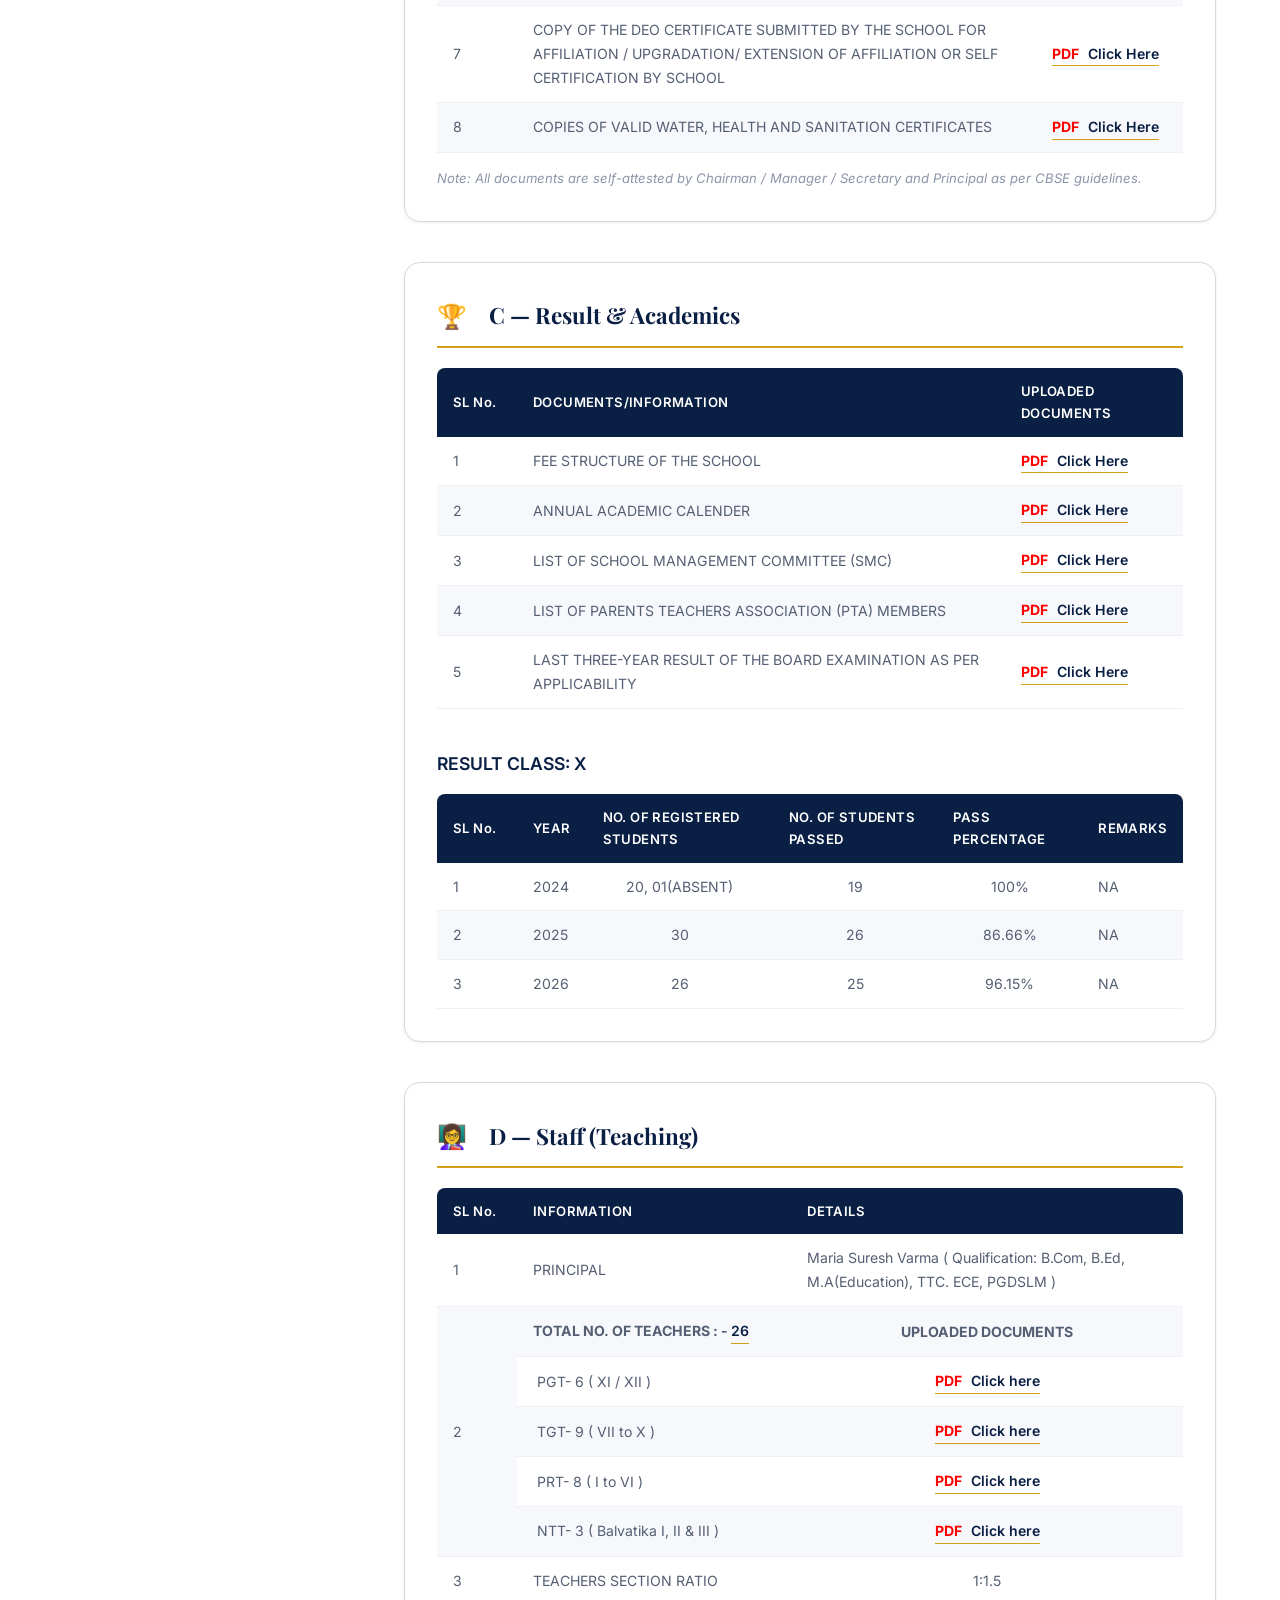
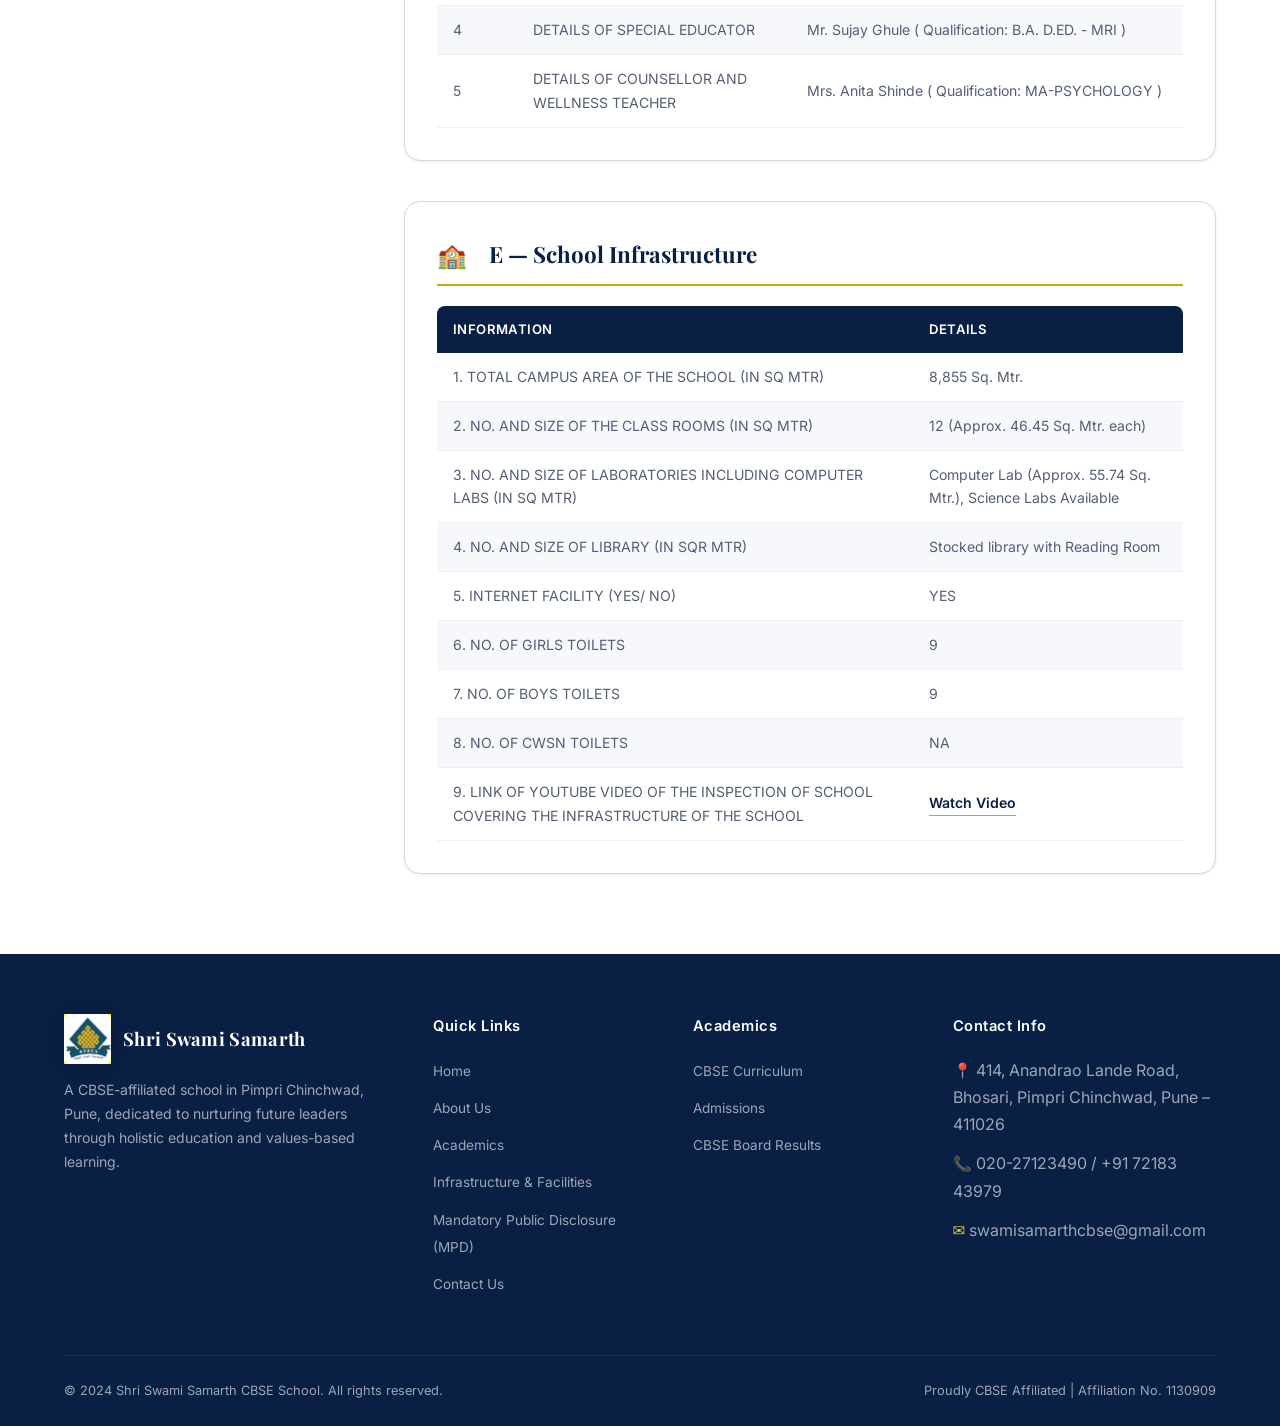
<file: disclosures.html>
<!DOCTYPE html>
<html lang="en">

<head>
  <meta charset="UTF-8">
  <meta name="viewport" content="width=device-width, initial-scale=1.0">
  <title>Shri Swami Samarth CBSE School — Nurturing the Leaders of Tomorrow</title>
  <meta name="description"
    content="Shri Swami Samarth CBSE School, Bhosari, Pune — CBSE affiliated (1130909). A premier educational institution offering holistic learning with modern infrastructure, dedicated faculty, and a nurturing environment.">
  <link rel="stylesheet" href="styles.css">
  <link rel="icon"
    href="data:image/svg+xml,<svg xmlns='http://www.w3.org/2000/svg' viewBox='0 0 100 100'><text y='.9em' font-size='90'>🎓</text></svg>">
</head>

<body>

  <!-- ======================== NAVIGATION ======================== -->
  <nav class="navbar" id="navbar">
    <div class="nav-inner">
      <a href="/" class="nav-logo">
        <img src="images/logo.png" alt="Shri Swami Samarth Logo" class="logo-img">
        <span>Shri Swami Samarth</span>
      </a>
      <div class="nav-links" id="navLinks">
        <a href="/">Home</a>
        <a href="about">About Us</a>
        <a href="academics">Academics</a>
        <a href="infrastructure">Infrastructure &amp; Facilities</a>
        <a href="admissions">Admissions</a>
        <div class="nav-dropdown">
          <a href="#" class="dropdown-trigger active">CBSE Corner <span class="arrow" style="font-size: 0.65rem;">▼</span></a>
          <div class="dropdown-menu">
            <a href="disclosures" class="active">Mandatory Public Disclosure</a>
            <a href="comprehensive-info">Comprehensive Information</a>
          </div>
        </div>
        <a href="contact">Contact</a>
        <a href="admissions" class="nav-cta">Apply Now →</a>
      </div>
      <div class="hamburger" id="hamburger">
        <span></span><span></span><span></span>
      </div>
    </div>
  </nav>
  <!-- ======================== HERO ======================== -->
  <section class="compliance-hero">
    <div class="container">
      <h1>Mandatory Public Disclosure (MPD)</h1>
      <p>CBSE School Compliance — Affiliation No. 1130909 | School Code: 31074</p>
    </div>
  </section>

  <div class="container">
    <div class="compliance-layout">
      <!-- Sidebar Navigation -->
      <aside class="compliance-sidebar reveal">
        <h3>Compliance Sections</h3>
        <nav class="compliance-nav">
          <a href="#general" class="compliance-nav-link active">A — General Information</a>
          <a href="#documents" class="compliance-nav-link">B — Documents & Info</a>
          <a href="#result" class="compliance-nav-link">C — Result & Academics</a>
          <a href="#staff" class="compliance-nav-link">D — Staff (Teaching)</a>
          <a href="#infrastructure" class="compliance-nav-link">E — School Infrastructure</a>
        </nav>
      </aside>

      <!-- Main Content -->
      <main class="compliance-content">
        
        <!-- Section A -->
        <section id="general" class="compliance-card reveal">
          <h2 class="compliance-card-title">
            <span style="font-size: 1.5rem; margin-right: 10px;">🏢</span> A — General Information
          </h2>
          <div style="overflow-x: auto;">
            <table class="disclosure-table">
              <thead>
                <tr>
                  <th>Particular</th>
                  <th>Details</th>
                </tr>
              </thead>
              <tbody>
                <tr>
                  <td>Name of School</td>
                  <td>Shri Swami Samarth CBSE School</td>
                </tr>
                <tr>
                  <td>Affiliation No.</td>
                  <td>1130909</td>
                </tr>
                <tr>
                  <td>School Code</td>
                  <td>31074</td>
                </tr>
                <tr>
                  <td>Address</td>
                  <td>414, Anandrao Lande Road, Sector No.2, Indrayani Nagar, Bhosari, Pimpri Chinchwad, Pune, Maharashtra – 411026</td>
                </tr>
                <tr>
                  <td>Principal</td>
                  <td>Maria Suresh Varma (B.Com, B.Ed, M.A(Education), TTC. ECE, PGDSLM)</td>
                </tr>
                <tr>
                  <td>Phone</td>
                  <td>020-27123490 / +91 72183 43979</td>
                </tr>
                <tr>
                  <td>Email</td>
                  <td>swamisamarthcbse@gmail.com</td>
                </tr>
              </tbody>
            </table>
          </div>
        </section>

        <!-- Section B -->
        <section id="documents" class="compliance-card reveal">
          <h2 class="compliance-card-title">
            <span style="font-size: 1.5rem; margin-right: 10px;">📄</span> B — Documents & Information
          </h2>
          <div style="overflow-x: auto;">
            <table class="disclosure-table">
              <thead>
                <tr>
                  <th style="width: 80px;">SL No.</th>
                  <th>DOCUMENTS/INFORMATION</th>
                  <th>UPLOADED DOCUMENTS</th>
                </tr>
              </thead>
              <tbody>
                <tr>
                  <td>1</td>
                  <td>COPIES OF AFFILIATION / UPGRADATION LETTER AND RECENT EXTENSION OF AFFILIATION, IF ANY</td>
                  <td><a href="documents/affiliation.pdf" target="_blank" class="doc-link"><span style="color: red; font-weight: bold; margin-right: 5px;">PDF</span> Click Here</a></td>
                </tr>
                <tr>
                  <td>2</td>
                  <td>COPIES OF SOCIETIES / TRUST / COMPANY REGISTRATION / RENEWAL CERTIFICATE, AS APPLICABLE</td>
                  <td><a href="documents/Society Trust Registration certificate.pdf" target="_blank" class="doc-link"><span style="color: red; font-weight: bold; margin-right: 5px;">PDF</span> Click Here</a></td>
                </tr>
                <tr>
                  <td>3</td>
                  <td>COPY OF NO OBJECTION CERTIFICATE (NOC) ISSUED, IF APPLICABLE, BY THE STATE GOVT./UT</td>
                  <td><a href="documents/noc.pdf" target="_blank" class="doc-link"><span style="color: red; font-weight: bold; margin-right: 5px;">PDF</span> Click Here</a></td>
                </tr>
                <tr>
                  <td>4</td>
                  <td>COPIES OF RECOGNITION CERTIFICATE UNDER RTE ACT, 2009, AND IT'S RENEWAL IF APPLICABLE</td>
                  <td><a href="documents/school recognition.pdf" target="_blank" class="doc-link"><span style="color: red; font-weight: bold; margin-right: 5px;">PDF</span> Click Here</a></td>
                </tr>
                <tr>
                  <td>5</td>
                  <td>COPY OF VALID BUILDING SAFETY CERTIFICATE AS PER THE NATIONAL BUILDING CODE</td>
                  <td><a href="documents/building safety certificate.pdf" target="_blank" class="doc-link"><span style="color: red; font-weight: bold; margin-right: 5px;">PDF</span> Click Here</a></td>
                </tr>
                <tr>
                  <td>6</td>
                  <td>COPY OF VALID FIRE SAFETY CERTIFICATE ISSUED BY THE COMPETENT AUTHORITY</td>
                  <td><a href="documents/fire safety certificate.pdf" target="_blank" class="doc-link"><span style="color: red; font-weight: bold; margin-right: 5px;">PDF</span> Click Here</a></td>
                </tr>
                <tr>
                  <td>7</td>
                  <td>COPY OF THE DEO CERTIFICATE SUBMITTED BY THE SCHOOL FOR AFFILIATION / UPGRADATION/ EXTENSION OF AFFILIATION OR SELF CERTIFICATION BY SCHOOL</td>
                  <td><a href="documents/deo certificate.pdf" target="_blank" class="doc-link"><span style="color: red; font-weight: bold; margin-right: 5px;">PDF</span> Click Here</a></td>
                </tr>
                <tr>
                  <td>8</td>
                  <td>COPIES OF VALID WATER, HEALTH AND SANITATION CERTIFICATES</td>
                  <td><a href="documents/water health and sanitization certificate.pdf" target="_blank" class="doc-link"><span style="color: red; font-weight: bold; margin-right: 5px;">PDF</span> Click Here</a></td>
                </tr>
              </tbody>
            </table>
            <p class="disclosure-note">
              Note: All documents are self-attested by Chairman / Manager / Secretary and Principal as per CBSE guidelines.
            </p>
          </div>
        </section>

        <!-- Section C -->
        <section id="result" class="compliance-card reveal">
          <h2 class="compliance-card-title">
            <span style="font-size: 1.5rem; margin-right: 10px;">🏆</span> C — Result & Academics
          </h2>
          <div style="overflow-x: auto;">
            <table class="disclosure-table">
              <thead>
                <tr>
                  <th style="width: 80px;">SL No.</th>
                  <th>DOCUMENTS/INFORMATION</th>
                  <th>UPLOADED DOCUMENTS</th>
                </tr>
              </thead>
              <tbody>
                <tr>
                  <td>1</td>
                  <td>FEE STRUCTURE OF THE SCHOOL</td>
                  <td><a href="documents/fee structure.pdf" target="_blank" class="doc-link"><span style="color: red; font-weight: bold; margin-right: 5px;">PDF</span> Click Here</a></td>
                </tr>
                <tr>
                  <td>2</td>
                  <td>ANNUAL ACADEMIC CALENDER</td>
                  <td><a href="documents/annual calendar.pdf" target="_blank" class="doc-link"><span style="color: red; font-weight: bold; margin-right: 5px;">PDF</span> Click Here</a></td>
                </tr>
                <tr>
                  <td>3</td>
                  <td>LIST OF SCHOOL MANAGEMENT COMMITTEE (SMC)</td>
                  <td><a href="documents/School management comittee.pdf" target="_blank" class="doc-link"><span style="color: red; font-weight: bold; margin-right: 5px;">PDF</span> Click Here</a></td>
                </tr>
                <tr>
                  <td>4</td>
                  <td>LIST OF PARENTS TEACHERS ASSOCIATION (PTA) MEMBERS</td>
                  <td><a href="documents/List of parents teachers association comittee.pdf" target="_blank" class="doc-link"><span style="color: red; font-weight: bold; margin-right: 5px;">PDF</span> Click Here</a></td>
                </tr>
                <tr>
                  <td>5</td>
                  <td>LAST THREE-YEAR RESULT OF THE BOARD EXAMINATION AS PER APPLICABILITY</td>
                  <td><a href="documents/last 3 year board exam result.pdf" target="_blank" class="doc-link"><span style="color: red; font-weight: bold; margin-right: 5px;">PDF</span> Click Here</a></td>
                </tr>
              </tbody>
            </table>

            <h4 style="margin-top: 40px; margin-bottom: 15px; font-weight: 600; font-size: 1.1rem; text-transform: uppercase; color: var(--navy);">RESULT CLASS: X</h4>
            <table class="disclosure-table">
              <thead>
                <tr>
                  <th style="width: 80px;">SL No.</th>
                  <th>YEAR</th>
                  <th class="text-center">NO. OF REGISTERED STUDENTS</th>
                  <th class="text-center">NO. OF STUDENTS PASSED</th>
                  <th class="text-center">PASS PERCENTAGE</th>
                  <th>REMARKS</th>
                </tr>
              </thead>
              <tbody>
                <tr>
                  <td>1</td>
                  <td>2024</td>
                  <td class="text-center">20, 01(ABSENT)</td>
                  <td class="text-center">19</td>
                  <td class="text-center">100%</td>
                  <td>NA</td>
                </tr>
                <tr>
                  <td>2</td>
                  <td>2025</td>
                  <td class="text-center">30</td>
                  <td class="text-center">26</td>
                  <td class="text-center">86.66%</td>
                  <td>NA</td>
                </tr>
                <tr>
                  <td>3</td>
                  <td>2026</td>
                  <td class="text-center">26</td>
                  <td class="text-center">25</td>
                  <td class="text-center">96.15%</td>
                  <td>NA</td>
                </tr>
              </tbody>
            </table>
          </div>
        </section>

        <!-- Section D -->
        <section id="staff" class="compliance-card reveal">
          <h2 class="compliance-card-title">
            <span style="font-size: 1.5rem; margin-right: 10px;">👩‍🏫</span> D — Staff (Teaching)
          </h2>
          <div style="overflow-x: auto;">
            <table class="disclosure-table">
              <thead>
                <tr>
                  <th style="width: 80px;">SL No.</th>
                  <th>INFORMATION</th>
                  <th>DETAILS</th>
                </tr>
              </thead>
              <tbody>
                <tr>
                  <td>1</td>
                  <td>PRINCIPAL</td>
                  <td>Maria Suresh Varma ( Qualification: B.Com, B.Ed, M.A(Education), TTC. ECE, PGDSLM )</td>
                </tr>
                <tr>
                  <td rowspan="5">2</td>
                  <td style="font-weight: bold;">TOTAL NO. OF TEACHERS : - <a href="documents/teacher's details.pdf" target="_blank" class="doc-link">26</a></td>
                  <td style="font-weight: bold; text-align: center;">UPLOADED DOCUMENTS</td>
                </tr>
                <tr>
                  <td style="padding-left: 20px;">PGT- 6 ( XI / XII )</td>
                  <td class="text-center"><a href="documents/pgt teacher.pdf" target="_blank" class="doc-link"><span style="color: red; font-weight: bold; margin-right: 5px;">PDF</span> Click here</a></td>
                </tr>
                <tr>
                  <td style="padding-left: 20px;">TGT- 9 ( VII to X )</td>
                  <td class="text-center"><a href="documents/tgt teachers.pdf" target="_blank" class="doc-link"><span style="color: red; font-weight: bold; margin-right: 5px;">PDF</span> Click here</a></td>
                </tr>
                <tr>
                  <td style="padding-left: 20px;">PRT- 8 ( I to VI )</td>
                  <td class="text-center"><a href="documents/prt teachers.pdf" target="_blank" class="doc-link"><span style="color: red; font-weight: bold; margin-right: 5px;">PDF</span> Click here</a></td>
                </tr>
                <tr>
                  <td style="padding-left: 20px;">NTT- 3 ( Balvatika I, II &amp; III )</td>
                  <td class="text-center"><a href="documents/pre primary teacher.pdf" target="_blank" class="doc-link"><span style="color: red; font-weight: bold; margin-right: 5px;">PDF</span> Click here</a></td>
                </tr>
                <tr>
                  <td>3</td>
                  <td>TEACHERS SECTION RATIO</td>
                  <td class="text-center">1:1.5</td>
                </tr>
                <tr>
                  <td>4</td>
                  <td>DETAILS OF SPECIAL EDUCATOR</td>
                  <td>Mr. Sujay Ghule ( Qualification: B.A. D.ED. - MRI )</td>
                </tr>
                <tr>
                  <td>5</td>
                  <td>DETAILS OF COUNSELLOR AND WELLNESS TEACHER</td>
                  <td>Mrs. Anita Shinde ( Qualification: MA-PSYCHOLOGY )</td>
                </tr>
              </tbody>
            </table>
          </div>
        </section>

        <!-- Section E -->
        <section id="infrastructure" class="compliance-card reveal">
          <h2 class="compliance-card-title">
            <span style="font-size: 1.5rem; margin-right: 10px;">🏫</span> E — School Infrastructure
          </h2>
          <div style="overflow-x: auto;">
            <table class="disclosure-table">
              <thead>
                <tr>
                  <th>INFORMATION</th>
                  <th>DETAILS</th>
                </tr>
              </thead>
              <tbody>
                <tr>
                  <td>1. TOTAL CAMPUS AREA OF THE SCHOOL (IN SQ MTR)</td>
                  <td>8,855 Sq. Mtr.</td>
                </tr>
                <tr>
                  <td>2. NO. AND SIZE OF THE CLASS ROOMS (IN SQ MTR)</td>
                  <td>12 (Approx. 46.45 Sq. Mtr. each)</td>
                </tr>
                <tr>
                  <td>3. NO. AND SIZE OF LABORATORIES INCLUDING COMPUTER LABS (IN SQ MTR)</td>
                  <td>Computer Lab (Approx. 55.74 Sq. Mtr.), Science Labs Available</td>
                </tr>
                <tr>
                  <td>4. NO. AND SIZE OF LIBRARY (IN SQR MTR)</td>
                  <td>Stocked library with Reading Room</td>
                </tr>
                <tr>
                  <td>5. INTERNET FACILITY (YES/ NO)</td>
                  <td>YES</td>
                </tr>
                <tr>
                  <td>6. NO. OF GIRLS TOILETS</td>
                  <td>9</td>
                </tr>
                <tr>
                  <td>7. NO. OF BOYS TOILETS</td>
                  <td>9</td>
                </tr>
                <tr>
                  <td>8. NO. OF CWSN TOILETS</td>
                  <td>NA</td>
                </tr>
                <tr>
                  <td>9. LINK OF YOUTUBE VIDEO OF THE INSPECTION OF SCHOOL COVERING THE INFRASTRUCTURE OF THE SCHOOL</td>
                  <td><a href="https://www.youtube.com/watch?v=_8kyHEr7ZjQ" target="_blank" class="doc-link">Watch Video</a></td>
                </tr>
              </tbody>
            </table>
          </div>
        </section>

      </main>
    </div>
  </div>
<!-- ======================== FOOTER ======================== -->
  <footer class="footer">
    <div class="container">
      <div class="footer-grid">
        <div class="footer-brand">
          <a href="/" class="nav-logo footer-logo">
            <img src="images/logo.png" alt="Shri Swami Samarth Logo" class="logo-img">
            <span class="footer-logo-text">Shri Swami Samarth</span>
          </a>
          <p>A CBSE-affiliated school in Pimpri Chinchwad, Pune, dedicated to nurturing future leaders through holistic education and values-based learning.</p>
        </div>
        <div>
          <h4>Quick Links</h4>
          <ul>
            <li><a href="/">Home</a></li>
            <li><a href="about">About Us</a></li>
            <li><a href="academics">Academics</a></li>
            <li><a href="infrastructure">Infrastructure &amp; Facilities</a></li>
            <li><a href="disclosures">Mandatory Public Disclosure (MPD)</a></li>
            <li><a href="contact">Contact Us</a></li>
          </ul>
        </div>
        <div>
          <h4>Academics</h4>
          <ul>
            <li><a href="academics">CBSE Curriculum</a></li>
            <li><a href="admissions">Admissions</a></li>
            <li><a href="disclosures#result">CBSE Board Results</a></li>
          </ul>
        </div>
        <div>
          <h4>Contact Info</h4>
          <div class="footer-contact-item">
            <span class="icon">📍</span>
            <span>414, Anandrao Lande Road, Bhosari, Pimpri Chinchwad, Pune – 411026</span>
          </div>
          <div class="footer-contact-item">
            <span class="icon">📞</span>
            <span>020-27123490 / +91 72183 43979</span>
          </div>
          <div class="footer-contact-item">
            <span class="icon">✉️</span>
            <span>swamisamarthcbse@gmail.com</span>
          </div>
        </div>
      </div>
      <div class="footer-bottom">
        <span>© 2024 Shri Swami Samarth CBSE School. All rights reserved.</span>
        <span>Proudly CBSE Affiliated | Affiliation No. 1130909</span>
      </div>
    </div>
  </footer>

  <script src="script.js"></script>
</body>

</html>
</file>
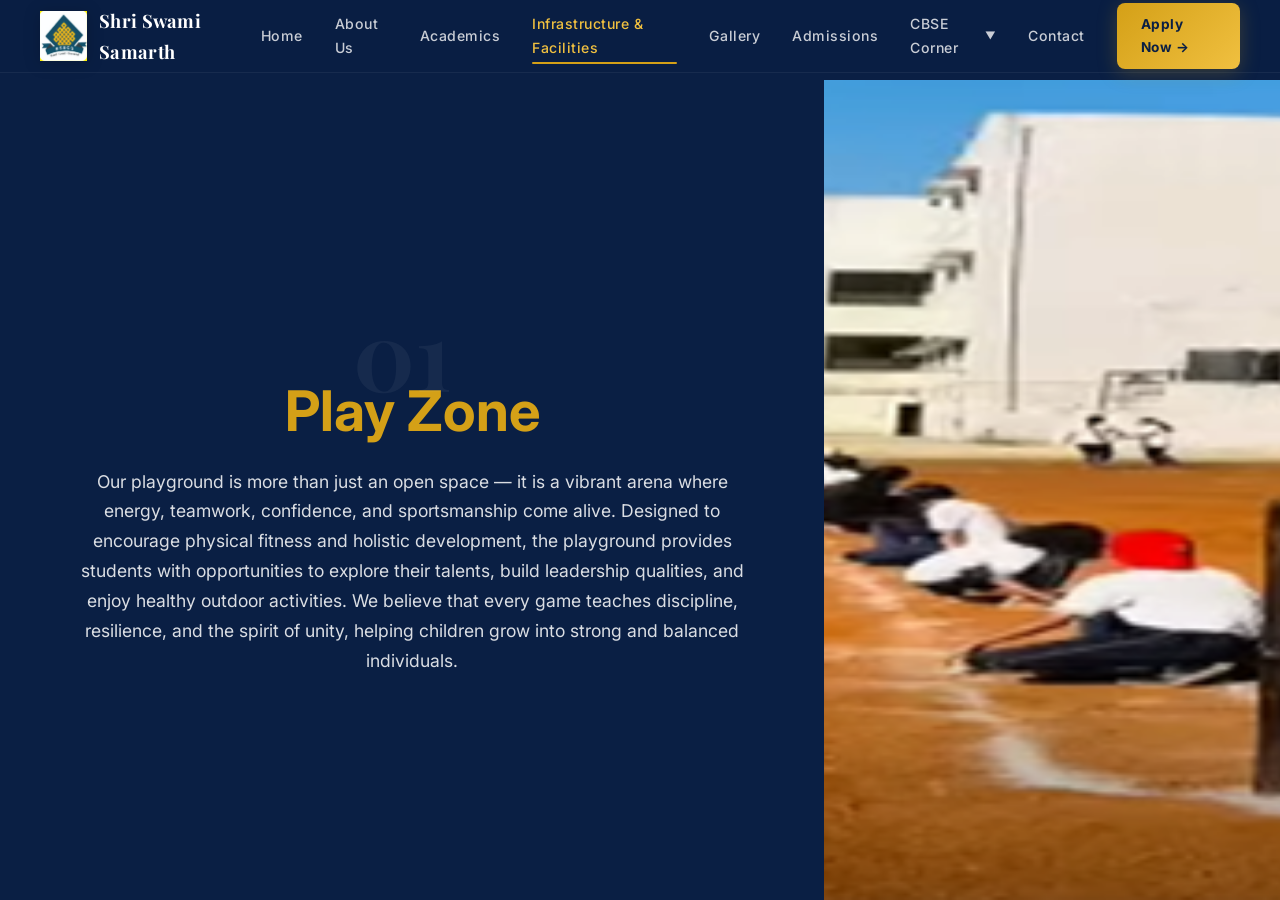
<file: infrastructure.html>
<!DOCTYPE html>
<html lang="en">
<head>
  <meta charset="UTF-8">
  <meta name="viewport" content="width=device-width, initial-scale=1.0">
  <title>Infrastructure & Facilities — Shri Swami Samarth CBSE School</title>
  <link rel="stylesheet" href="styles.css">
  <link rel="icon" href="data:image/svg+xml,<svg xmlns='http://www.w3.org/2000/svg' viewBox='0 0 100 100'><text y='.9em' font-size='90'>🎓</text></svg>">
</head>
<body>
  <!-- ======================== NAVIGATION ======================== -->
  <nav class="navbar" id="navbar">
    <div class="nav-inner">
      <a href="/" class="nav-logo">
        <img src="images/logo.png" alt="Shri Swami Samarth Logo" class="logo-img">
        <span>Shri Swami Samarth</span>
      </a>
      <div class="nav-links" id="navLinks">
        <a href="/">Home</a>
        <a href="about">About Us</a>
        <a href="academics">Academics</a>
        <a href="infrastructure" class="active">Infrastructure &amp; Facilities</a>
        <a href="gallery">Gallery</a>
        <a href="admissions">Admissions</a>
        <div class="nav-dropdown">
          <a href="#" class="dropdown-trigger">CBSE Corner <span class="arrow" style="font-size: 0.65rem;">▼</span></a>
          <div class="dropdown-menu">
            <a href="disclosures">Mandatory Public Disclosure</a>
            <a href="comprehensive-info">Comprehensive Information</a>
          </div>
        </div>
        <a href="contact">Contact</a>
        <a href="admissions" class="nav-cta">Apply Now →</a>
      </div>
      <div class="hamburger" id="hamburger">
        <span></span><span></span><span></span>
      </div>
    </div>
  </nav>

  <!-- ======================== IMMERSIVE HORIZONTAL SLIDER ======================== -->
  <main class="immersive-viewport" id="immersiveViewport">
    <!-- Slide 1: Play Zone -->
    <section class="immersive-slide">
      <div class="immersive-content full-width">
        <div class="content-inner reveal">
          <span class="slide-number">01</span>
          <h2>Play Zone</h2>
          <p>Our playground is more than just an open space — it is a vibrant arena where energy, teamwork, confidence, and sportsmanship come alive. Designed to encourage physical fitness and holistic development, the playground provides students with opportunities to explore their talents, build leadership qualities, and enjoy healthy outdoor activities. We believe that every game teaches discipline, resilience, and the spirit of unity, helping children grow into strong and balanced individuals.</p>
        </div>
      </div>
      <div class="immersive-image-pane">
        <img src="images/play-zone.png" alt="Play Zone" class="immersive-img" style="width: 100%; height: 100%; object-fit: cover;">
      </div>
    </section>

    <!-- Slide 2: Library -->
    <section class="immersive-slide">
      <div class="immersive-content full-width">
        <div class="content-inner reveal">
          <span class="slide-number">02</span>
          <h2>Library</h2>
          <p>The library is a gateway to knowledge, imagination, and lifelong learning. Filled with a rich collection of books, journals, and digital resources, it provides students with a peaceful and inspiring environment to read, explore, and discover new ideas. Our library nurtures curiosity, enhances creativity, and develops a strong reading culture, empowering students to become informed, thoughtful, and confident learners for the future.</p>
        </div>
      </div>
      <div class="immersive-image-pane">
        <img src="images/library.png" alt="Library" class="immersive-img" style="width: 100%; height: 100%; object-fit: cover;">
      </div>
    </section>

    <!-- Slide 3: Multipurpose Hall -->
    <section class="immersive-slide">
      <div class="immersive-content full-width">
        <div class="content-inner reveal">
          <span class="slide-number">03</span>
          <h2>Multipurpose Hall</h2>
          <p>The Multipurpose Hall is a dynamic space designed to encourage creativity, collaboration, and holistic development. From cultural programs, seminars, and workshops to indoor sports, celebrations, and student activities, the hall serves as a vibrant platform where talents are discovered and confidence is built. Equipped to host a variety of events, it reflects our commitment to providing students with opportunities to learn, perform, interact, and grow beyond the classroom.</p>
        </div>
      </div>
      <div class="immersive-image-pane">
        <img src="images/multipurpose-hall.jpg" alt="Multipurpose Hall" class="immersive-img" style="width: 100%; height: 100%; object-fit: cover;">
      </div>
    </section>

    <!-- Slide 4: Smart Classrooms -->
    <section class="immersive-slide">
      <div class="immersive-content full-width">
        <div class="content-inner reveal">
          <span class="slide-number">04</span>
          <h2>Smart Classrooms</h2>
          <p>Smart classrooms create an interactive and engaging learning environment through the use of modern digital technology. Equipped with smart boards, audio-visual tools, and multimedia resources, our classrooms make learning more effective, enjoyable, and student-centered, helping children understand concepts with greater clarity and interest.</p>
        </div>
      </div>
          </section>

    <!-- Slide 5: Science Lab -->
    <section class="immersive-slide">
      <div class="immersive-content full-width">
        <div class="content-inner reveal">
          <span class="slide-number">05</span>
          <h2>Science Lab</h2>
          <p>The Science Lab provides students with hands-on learning experiences that encourage curiosity, observation, and scientific thinking. Equipped with modern tools and apparatus, the lab helps students understand scientific concepts through practical experiments, making learning interactive, engaging, and application-based.</p>
        </div>
      </div>
      <div class="immersive-image-pane">
        <img src="images/science-lab.png" alt="Science Lab" class="immersive-img" style="width: 100%; height: 100%; object-fit: cover;">
      </div>
    </section>

    <!-- Slide 6: Computer Lab -->
    <section class="immersive-slide">
      <div class="immersive-content full-width">
        <div class="content-inner reveal">
          <span class="slide-number">06</span>
          <h2>Computer Lab</h2>
          <p>The Computer Lab provides students with hands-on learning experiences in technology and digital education. Equipped with modern computers and updated software, the lab helps students develop computer skills, creativity, logical thinking, and digital literacy essential for the modern world.</p>
        </div>
      </div>
      <div class="immersive-image-pane">
        <img src="images/computer-lab.png" alt="Computer Lab" class="immersive-img" style="width: 100%; height: 100%; object-fit: cover;">
      </div>
    </section>

    <!-- Slide 7: Music & Dance Rooms -->
    <section class="immersive-slide">
      <div class="immersive-content full-width">
        <div class="content-inner reveal">
          <span class="slide-number">07</span>
          <h2>Creative Studios <span style="display:block; font-size:0.5em; opacity:0.8; margin-top:8px; font-family:var(--font-body); letter-spacing:1px; text-transform:uppercase;">Music & Dance</span></h2>
          <p>Our dedicated creative spaces bring performing arts alive. Music sessions inspire students to discover their talents and develop a love for melody and rhythm, enhancing concentration and emotional expression. Simultaneously, our dance sessions encourage students to express themselves creatively while developing confidence, coordination, and teamwork through rhythm and movement.</p>
        </div>
      </div>
      <div class="immersive-image-pane">
        <img src="images/music-room.png" alt="Creative Studios" class="immersive-img" style="width: 100%; height: 100%; object-fit: cover;">
      </div>
    </section>

    <!-- Slide 8: Infirmary -->
    <section class="immersive-slide">
      <div class="immersive-content full-width">
        <div class="content-inner reveal">
          <span class="slide-number">08</span>
          <h2>Infirmary</h2>
          <p>The Infirmary at Shri Swami Samarth CBSE School is dedicated to ensuring the health, safety, and well-being of every student. Equipped with basic medical facilities and supervised care, the infirmary provides immediate attention and first aid whenever required. We believe that a healthy child is a happy learner, and therefore we maintain a caring and hygienic environment where students feel safe, comfortable, and supported during any health concern or emergency.</p>
        </div>
      </div>
          </section>

    <!-- Slide 9: Remedial Classes -->
    <section class="immersive-slide">
      <div class="immersive-content full-width">
        <div class="content-inner reveal">
          <span class="slide-number">09</span>
          <h2>Remedial Classes</h2>
          <p>Remedial classes are designed to provide additional academic support to students who need extra guidance in learning. Through personalized attention, practice sessions, and concept-based teaching, we help students strengthen their understanding, improve confidence, and achieve better academic performance in a supportive learning environment.</p>
        </div>
      </div>
          </section>

    <!-- Slide 10: Creative Zone -->
    <section class="immersive-slide">
      <div class="immersive-content">
        <div class="content-inner reveal">
          <span class="slide-number">10</span>
          <h2>Creative Zone</h2>
          <p>The Creative Zone is a vibrant space where imagination meets innovation. Designed to inspire young minds, this zone encourages students to explore their talents through art, craft, storytelling, design thinking, and hands-on activities. It provides an environment where children can freely express their ideas, enhance their creativity, and develop confidence in their unique abilities.</p>
        </div>
      </div>
      <div class="immersive-image-pane">
        <img src="images/creative-zone.png" alt="Creative Zone" class="immersive-img" style="width: 100%; height: 100%; object-fit: cover;">
      </div>
    </section>

    <!-- Slide 11: Karate -->
    <section class="immersive-slide">
      <div class="immersive-content">
        <div class="content-inner reveal">
          <span class="slide-number">11</span>
          <h2>Karate</h2>
          <p>Karate sessions help students build self-discipline, confidence, focus, and physical fitness. Through regular training, students learn self-defence, respect, and perseverance while developing a strong and healthy mind and body.</p>
        </div>
      </div>
      <div class="immersive-image-pane">
        <img src="images/karate.png" alt="Karate" class="immersive-img" style="width: 100%; height: 100%; object-fit: cover;">
      </div>
    </section>

    <!-- Slide 12: Yoga -->
    <section class="immersive-slide">
      <div class="immersive-content">
        <div class="content-inner reveal">
          <span class="slide-number">12</span>
          <h2>Yoga</h2>
          <p>Yoga sessions are conducted regularly to promote physical fitness, mental well-being, and inner discipline among students. Through various asanas, breathing exercises, and meditation techniques, students learn the importance of a healthy lifestyle and stress management. The sessions help improve concentration, flexibility, confidence, and emotional balance, creating a calm and positive learning environment.</p>
        </div>
      </div>
      <div class="immersive-image-pane">
        <img src="images/yoga.png" alt="Yoga" class="immersive-img" style="width: 100%; height: 100%; object-fit: cover;">
      </div>
    </section>

    <!-- Slide 13: Safety & Security -->
    <section class="immersive-slide">
      <div class="immersive-content full-width">
        <div class="content-inner reveal">
          <span class="slide-number">13</span>
          <h2>Safety & Security</h2>
          <p>We believe that a safe and secure environment is essential for effective learning and overall student well-being. The school campus is monitored through CCTV surveillance and supported by trained security personnel to ensure the safety of every child. Strict visitor management, regular safety drills, and well-maintained infrastructure help create a disciplined and protected atmosphere.</p>
        </div>
      </div>
          </section>

    <!-- Slide 14: AI (Artificial Intelligence) -->
    <section class="immersive-slide">
      <div class="immersive-content full-width">
        <div class="content-inner reveal">
          <span class="slide-number">14</span>
          <h2>AI (Artificial Intelligence)</h2>
          <p>We embrace Artificial Intelligence (AI) as a part of future-ready education. Through AI-based learning activities and technology integration, students are encouraged to develop critical thinking, creativity, problem-solving, and digital skills essential for the modern world. Our approach helps learners understand innovative technologies and prepares them to become confident global citizens of tomorrow.</p>
        </div>
      </div>
          </section>

    <!-- Slide 15: Water Facility -->
    <section class="immersive-slide">
      <div class="immersive-content full-width">
        <div class="content-inner reveal">
          <span class="slide-number">15</span>
          <h2>Water Facility</h2>
          <p>We prioritize the health and well-being of our students by providing clean, safe, and hygienic drinking water facilities across the campus. The school is equipped with purified water systems that ensure access to fresh drinking water at all times. Regular maintenance and cleanliness checks are carried out to maintain high standards of hygiene and safety.</p>
        </div>
      </div>
          </section>

    <!-- Slide 16: Sanitization -->
    <section class="immersive-slide">
      <div class="immersive-content full-width">
        <div class="content-inner reveal">
          <span class="slide-number">16</span>
          <h2>Sanitization</h2>
          <p>Cleanliness and hygiene are given utmost importance through regular sanitization of classrooms, corridors, washrooms, and common areas. The school maintains a clean and healthy environment by following proper hygiene practices and safety measures, ensuring the well-being and comfort of all students and staff members.</p>
        </div>
      </div>
          </section>
  </main>

  <script src="script.js"></script>
</body>
</html>
</file>
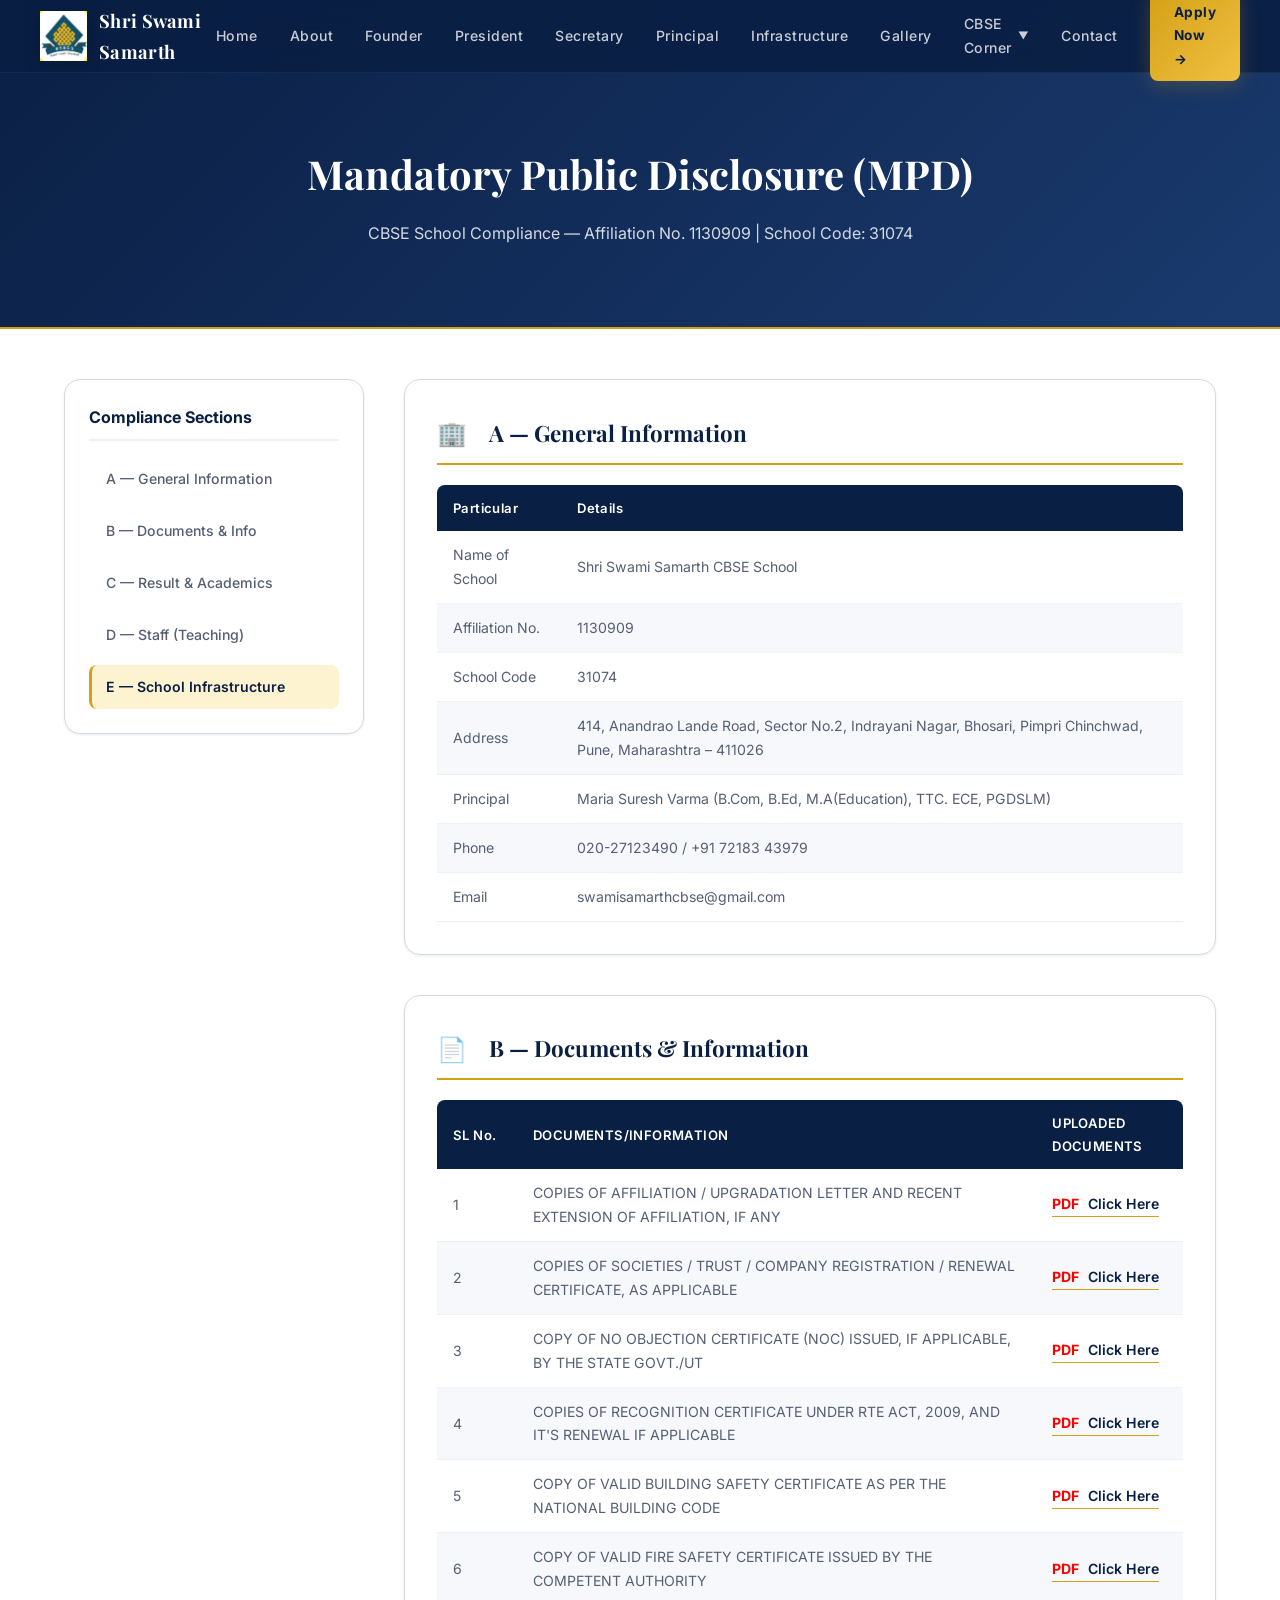
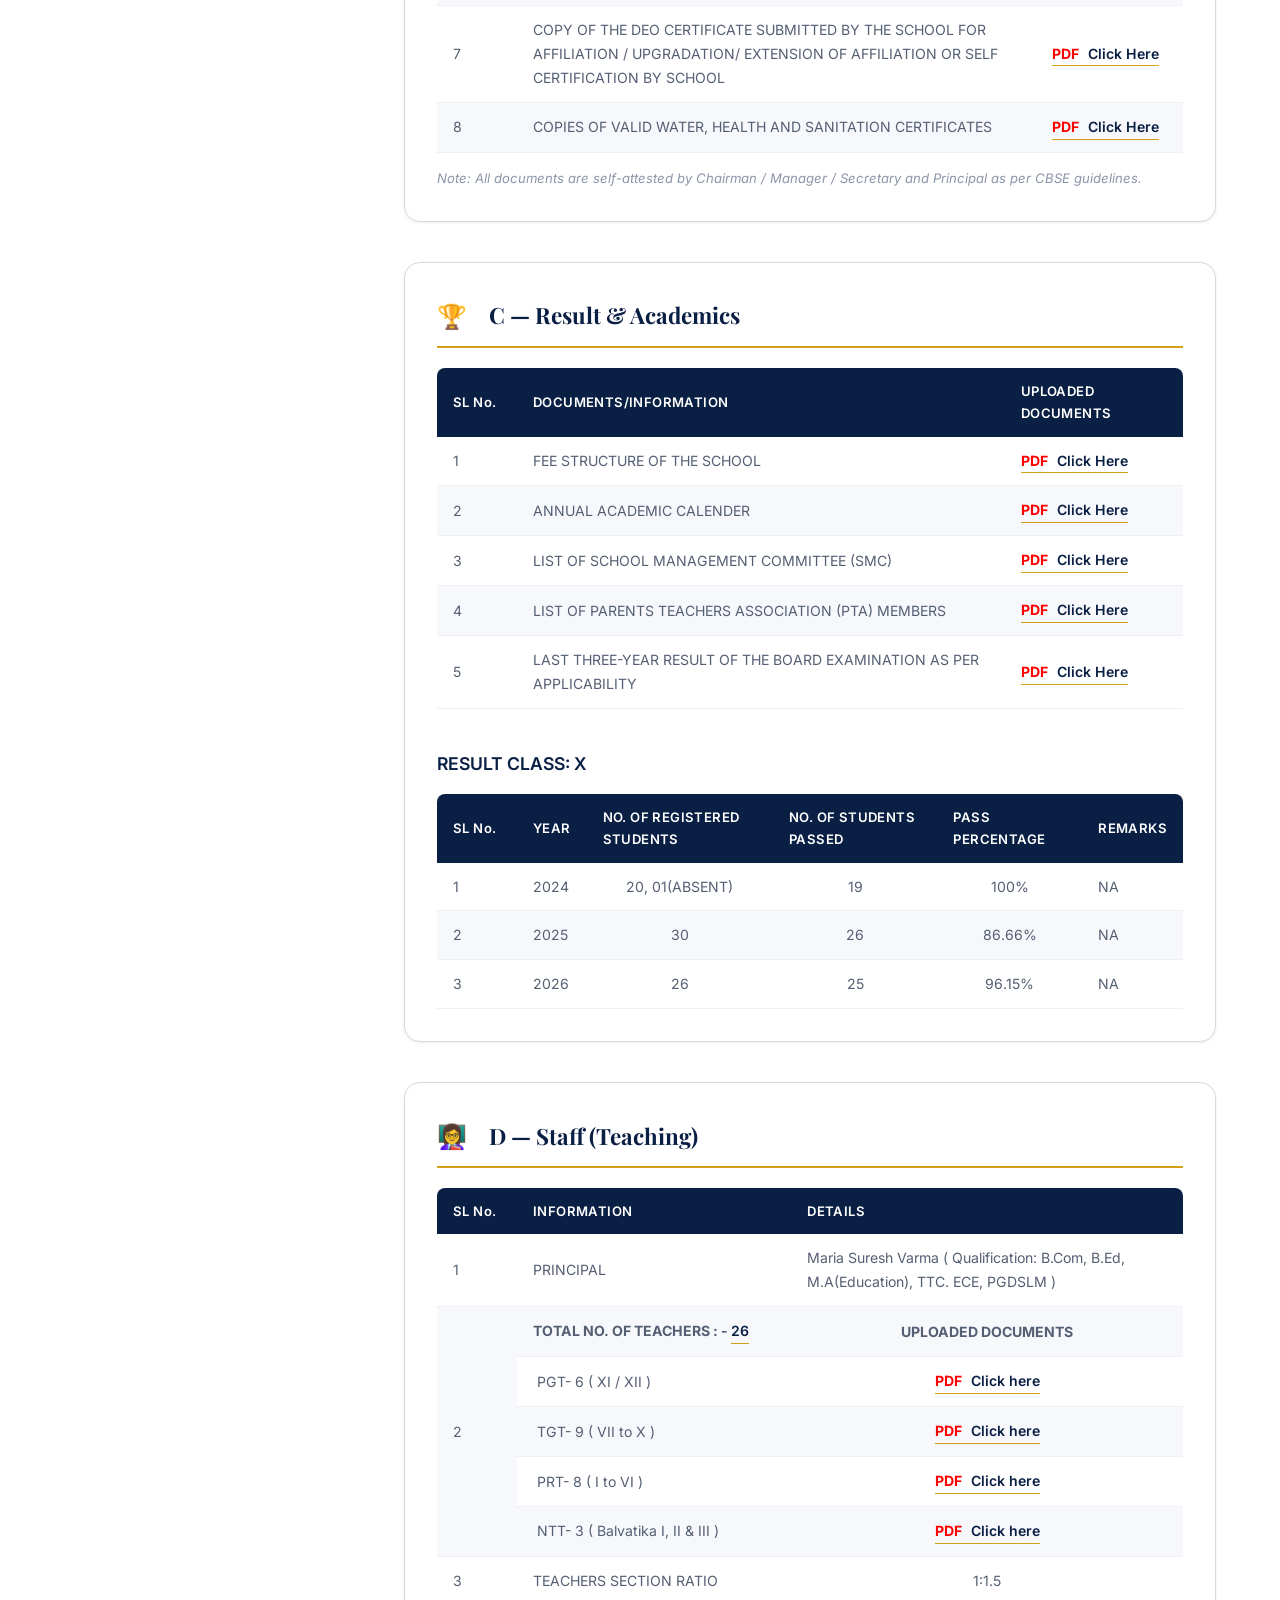
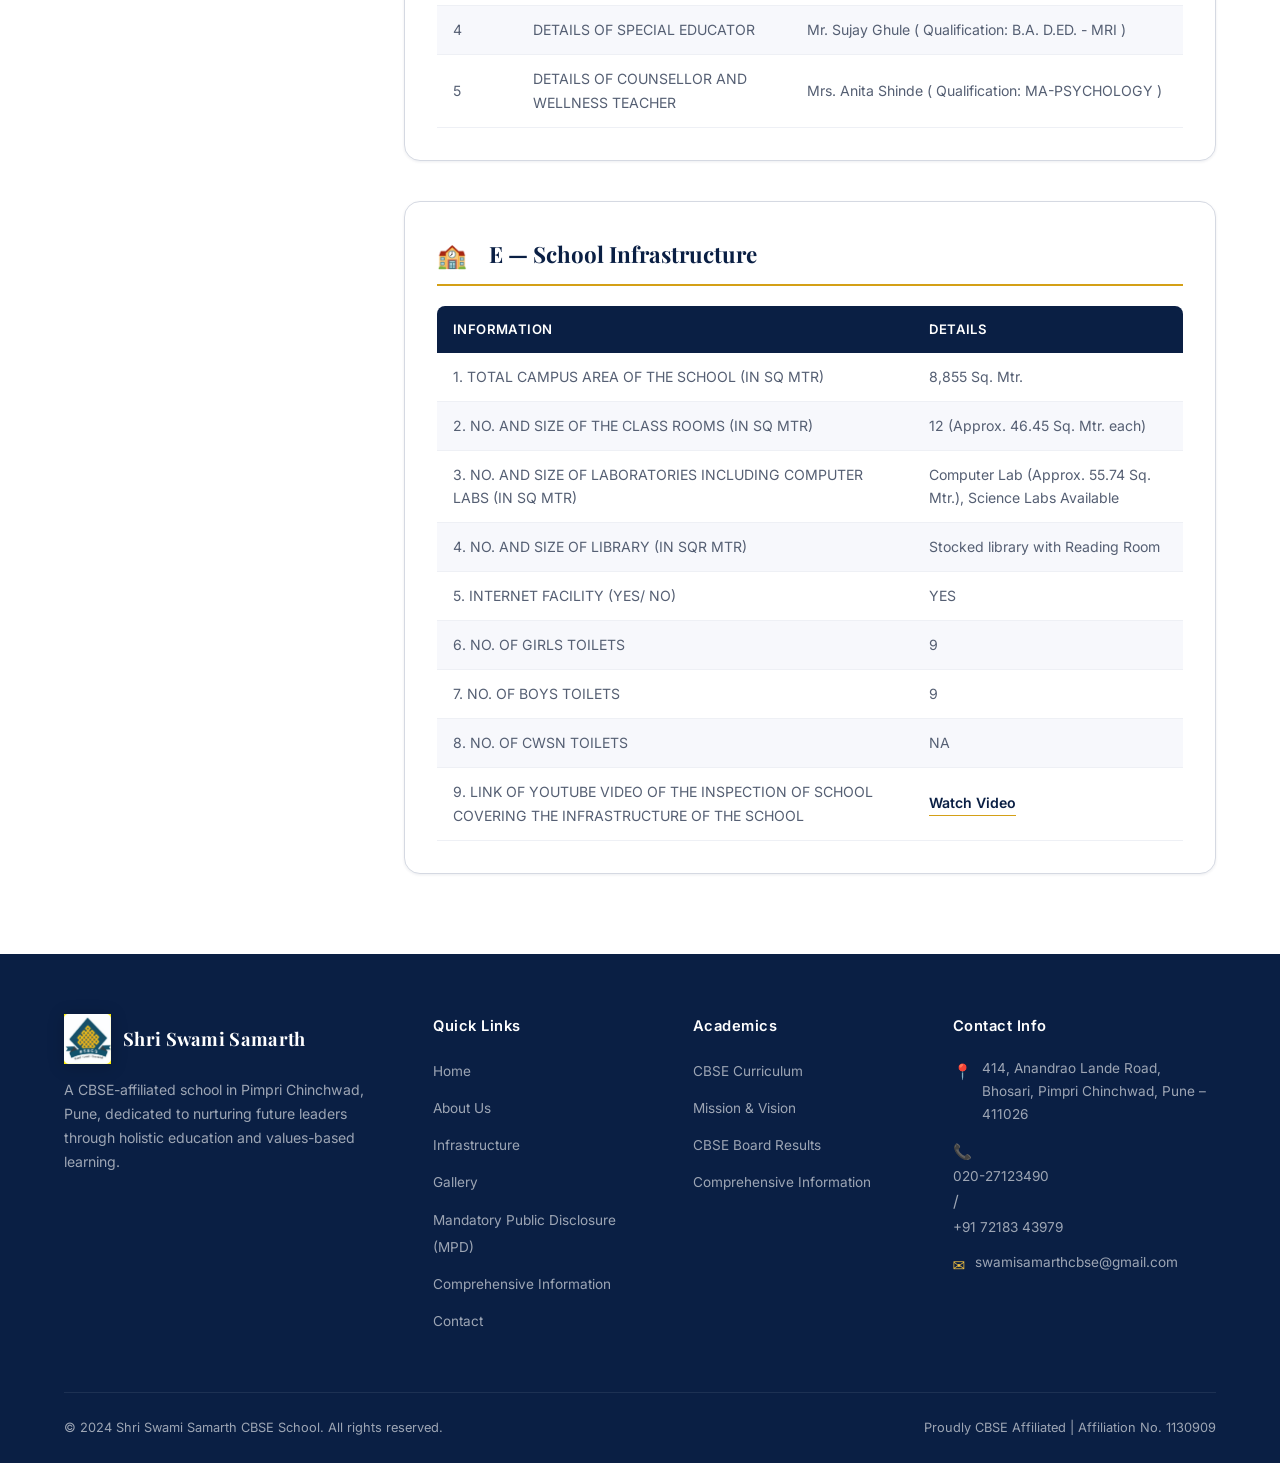
<file: mpd.html>
<!DOCTYPE html>
<html lang="en">

<head>
  <meta charset="UTF-8">
  <meta name="viewport" content="width=device-width, initial-scale=1.0">
  <title>Shri Swami Samarth CBSE School — Nurturing the Leaders of Tomorrow</title>
  <meta name="description"
    content="Shri Swami Samarth CBSE School, Bhosari, Pune — CBSE affiliated (1130909). A premier educational institution offering holistic learning with modern infrastructure, dedicated faculty, and a nurturing environment.">
  <link rel="stylesheet" href="styles.css">
  <link rel="icon"
    href="data:image/svg+xml,<svg xmlns='http://www.w3.org/2000/svg' viewBox='0 0 100 100'><text y='.9em' font-size='90'>🎓</text></svg>">
</head>

<body>

  <!-- ======================== NAVIGATION ======================== -->
  <nav class="navbar" id="navbar">
    <div class="nav-inner">
      <a href="index.html#home" class="nav-logo">
        <img src="images/logo.png" alt="Shri Swami Samarth Logo" class="logo-img">
        <span>Shri Swami Samarth</span>
      </a>
      <div class="nav-links" id="navLinks">
        <a href="index.html#home" >Home</a>
        <a href="index.html#about">About</a>
        <a href="index.html#founder">Founder</a>
        <a href="index.html#president">President</a>
        <a href="index.html#secretary">Secretary</a>
        <a href="index.html#principal">Principal</a>
        <a href="index.html#infrastructure">Infrastructure</a>
        <a href="gallery.html">Gallery</a>
        <div class="nav-dropdown">
          <a href="#" class="dropdown-trigger">CBSE Corner <span class="arrow" style="font-size: 0.65rem;">▼</span></a>
          <div class="dropdown-menu">
            <a href="mpd.html">Mandatory Public Disclosure</a>
            <a href="comprehensive-info.html">Comprehensive Information</a>
          </div>
        </div>
        <a href="index.html#contact">Contact</a>
        <a href="index.html#contact" class="nav-cta">Apply Now →</a>
      </div>
      <div class="hamburger" id="hamburger">
        <span></span><span></span><span></span>
      </div>
    </div>
  </nav>
  <!-- ======================== HERO ======================== -->
  <section class="compliance-hero">
    <div class="container">
      <h1>Mandatory Public Disclosure (MPD)</h1>
      <p>CBSE School Compliance — Affiliation No. 1130909 | School Code: 31074</p>
    </div>
  </section>

  <div class="container">
    <div class="compliance-layout">
      <!-- Sidebar Navigation -->
      <aside class="compliance-sidebar reveal">
        <h3>Compliance Sections</h3>
        <nav class="compliance-nav">
          <a href="#general" class="compliance-nav-link active">A — General Information</a>
          <a href="#documents" class="compliance-nav-link">B — Documents & Info</a>
          <a href="#result" class="compliance-nav-link">C — Result & Academics</a>
          <a href="#staff" class="compliance-nav-link">D — Staff (Teaching)</a>
          <a href="#infrastructure" class="compliance-nav-link">E — School Infrastructure</a>
        </nav>
      </aside>

      <!-- Main Content -->
      <main class="compliance-content">
        
        <!-- Section A -->
        <section id="general" class="compliance-card reveal">
          <h2 class="compliance-card-title">
            <span style="font-size: 1.5rem; margin-right: 10px;">🏢</span> A — General Information
          </h2>
          <div style="overflow-x: auto;">
            <table class="disclosure-table">
              <thead>
                <tr>
                  <th>Particular</th>
                  <th>Details</th>
                </tr>
              </thead>
              <tbody>
                <tr>
                  <td>Name of School</td>
                  <td>Shri Swami Samarth CBSE School</td>
                </tr>
                <tr>
                  <td>Affiliation No.</td>
                  <td>1130909</td>
                </tr>
                <tr>
                  <td>School Code</td>
                  <td>31074</td>
                </tr>
                <tr>
                  <td>Address</td>
                  <td>414, Anandrao Lande Road, Sector No.2, Indrayani Nagar, Bhosari, Pimpri Chinchwad, Pune, Maharashtra – 411026</td>
                </tr>
                <tr>
                  <td>Principal</td>
                  <td>Maria Suresh Varma (B.Com, B.Ed, M.A(Education), TTC. ECE, PGDSLM)</td>
                </tr>
                <tr>
                  <td>Phone</td>
                  <td>020-27123490 / +91 72183 43979</td>
                </tr>
                <tr>
                  <td>Email</td>
                  <td>swamisamarthcbse@gmail.com</td>
                </tr>
              </tbody>
            </table>
          </div>
        </section>

        <!-- Section B -->
        <section id="documents" class="compliance-card reveal">
          <h2 class="compliance-card-title">
            <span style="font-size: 1.5rem; margin-right: 10px;">📄</span> B — Documents & Information
          </h2>
          <div style="overflow-x: auto;">
            <table class="disclosure-table">
              <thead>
                <tr>
                  <th style="width: 80px;">SL No.</th>
                  <th>DOCUMENTS/INFORMATION</th>
                  <th>UPLOADED DOCUMENTS</th>
                </tr>
              </thead>
              <tbody>
                <tr>
                  <td>1</td>
                  <td>COPIES OF AFFILIATION / UPGRADATION LETTER AND RECENT EXTENSION OF AFFILIATION, IF ANY</td>
                  <td><a href="documents/affiliation.pdf" target="_blank" class="doc-link"><span style="color: red; font-weight: bold; margin-right: 5px;">PDF</span> Click Here</a></td>
                </tr>
                <tr>
                  <td>2</td>
                  <td>COPIES OF SOCIETIES / TRUST / COMPANY REGISTRATION / RENEWAL CERTIFICATE, AS APPLICABLE</td>
                  <td><a href="documents/certificate of registration.pdf" target="_blank" class="doc-link"><span style="color: red; font-weight: bold; margin-right: 5px;">PDF</span> Click Here</a></td>
                </tr>
                <tr>
                  <td>3</td>
                  <td>COPY OF NO OBJECTION CERTIFICATE (NOC) ISSUED, IF APPLICABLE, BY THE STATE GOVT./UT</td>
                  <td><a href="documents/noc.pdf" target="_blank" class="doc-link"><span style="color: red; font-weight: bold; margin-right: 5px;">PDF</span> Click Here</a></td>
                </tr>
                <tr>
                  <td>4</td>
                  <td>COPIES OF RECOGNITION CERTIFICATE UNDER RTE ACT, 2009, AND IT'S RENEWAL IF APPLICABLE</td>
                  <td><a href="documents/school recognition.pdf" target="_blank" class="doc-link"><span style="color: red; font-weight: bold; margin-right: 5px;">PDF</span> Click Here</a></td>
                </tr>
                <tr>
                  <td>5</td>
                  <td>COPY OF VALID BUILDING SAFETY CERTIFICATE AS PER THE NATIONAL BUILDING CODE</td>
                  <td><a href="documents/building safety certificate.pdf" target="_blank" class="doc-link"><span style="color: red; font-weight: bold; margin-right: 5px;">PDF</span> Click Here</a></td>
                </tr>
                <tr>
                  <td>6</td>
                  <td>COPY OF VALID FIRE SAFETY CERTIFICATE ISSUED BY THE COMPETENT AUTHORITY</td>
                  <td><a href="documents/fire safety certificate.pdf" target="_blank" class="doc-link"><span style="color: red; font-weight: bold; margin-right: 5px;">PDF</span> Click Here</a></td>
                </tr>
                <tr>
                  <td>7</td>
                  <td>COPY OF THE DEO CERTIFICATE SUBMITTED BY THE SCHOOL FOR AFFILIATION / UPGRADATION/ EXTENSION OF AFFILIATION OR SELF CERTIFICATION BY SCHOOL</td>
                  <td><a href="documents/deo certificate.pdf" target="_blank" class="doc-link"><span style="color: red; font-weight: bold; margin-right: 5px;">PDF</span> Click Here</a></td>
                </tr>
                <tr>
                  <td>8</td>
                  <td>COPIES OF VALID WATER, HEALTH AND SANITATION CERTIFICATES</td>
                  <td><a href="documents/water health and sanitization certificate.pdf" target="_blank" class="doc-link"><span style="color: red; font-weight: bold; margin-right: 5px;">PDF</span> Click Here</a></td>
                </tr>
              </tbody>
            </table>
            <p class="disclosure-note">
              Note: All documents are self-attested by Chairman / Manager / Secretary and Principal as per CBSE guidelines.
            </p>
          </div>
        </section>

        <!-- Section C -->
        <section id="result" class="compliance-card reveal">
          <h2 class="compliance-card-title">
            <span style="font-size: 1.5rem; margin-right: 10px;">🏆</span> C — Result & Academics
          </h2>
          <div style="overflow-x: auto;">
            <table class="disclosure-table">
              <thead>
                <tr>
                  <th style="width: 80px;">SL No.</th>
                  <th>DOCUMENTS/INFORMATION</th>
                  <th>UPLOADED DOCUMENTS</th>
                </tr>
              </thead>
              <tbody>
                <tr>
                  <td>1</td>
                  <td>FEE STRUCTURE OF THE SCHOOL</td>
                  <td><a href="documents/fee structure.pdf" target="_blank" class="doc-link"><span style="color: red; font-weight: bold; margin-right: 5px;">PDF</span> Click Here</a></td>
                </tr>
                <tr>
                  <td>2</td>
                  <td>ANNUAL ACADEMIC CALENDER</td>
                  <td><a href="documents/annual calendar.pdf" target="_blank" class="doc-link"><span style="color: red; font-weight: bold; margin-right: 5px;">PDF</span> Click Here</a></td>
                </tr>
                <tr>
                  <td>3</td>
                  <td>LIST OF SCHOOL MANAGEMENT COMMITTEE (SMC)</td>
                  <td><a href="documents/School management comittee.pdf" target="_blank" class="doc-link"><span style="color: red; font-weight: bold; margin-right: 5px;">PDF</span> Click Here</a></td>
                </tr>
                <tr>
                  <td>4</td>
                  <td>LIST OF PARENTS TEACHERS ASSOCIATION (PTA) MEMBERS</td>
                  <td><a href="documents/List of parents teachers association comittee.pdf" target="_blank" class="doc-link"><span style="color: red; font-weight: bold; margin-right: 5px;">PDF</span> Click Here</a></td>
                </tr>
                <tr>
                  <td>5</td>
                  <td>LAST THREE-YEAR RESULT OF THE BOARD EXAMINATION AS PER APPLICABILITY</td>
                  <td><a href="documents/last 3 year board exam result.pdf" target="_blank" class="doc-link"><span style="color: red; font-weight: bold; margin-right: 5px;">PDF</span> Click Here</a></td>
                </tr>
              </tbody>
            </table>

            <h4 style="margin-top: 40px; margin-bottom: 15px; font-weight: 600; font-size: 1.1rem; text-transform: uppercase; color: var(--navy);">RESULT CLASS: X</h4>
            <table class="disclosure-table">
              <thead>
                <tr>
                  <th style="width: 80px;">SL No.</th>
                  <th>YEAR</th>
                  <th class="text-center">NO. OF REGISTERED STUDENTS</th>
                  <th class="text-center">NO. OF STUDENTS PASSED</th>
                  <th class="text-center">PASS PERCENTAGE</th>
                  <th>REMARKS</th>
                </tr>
              </thead>
              <tbody>
                <tr>
                  <td>1</td>
                  <td>2024</td>
                  <td class="text-center">20, 01(ABSENT)</td>
                  <td class="text-center">19</td>
                  <td class="text-center">100%</td>
                  <td>NA</td>
                </tr>
                <tr>
                  <td>2</td>
                  <td>2025</td>
                  <td class="text-center">30</td>
                  <td class="text-center">26</td>
                  <td class="text-center">86.66%</td>
                  <td>NA</td>
                </tr>
                <tr>
                  <td>3</td>
                  <td>2026</td>
                  <td class="text-center">26</td>
                  <td class="text-center">25</td>
                  <td class="text-center">96.15%</td>
                  <td>NA</td>
                </tr>
              </tbody>
            </table>
          </div>
        </section>

        <!-- Section D -->
        <section id="staff" class="compliance-card reveal">
          <h2 class="compliance-card-title">
            <span style="font-size: 1.5rem; margin-right: 10px;">👩‍🏫</span> D — Staff (Teaching)
          </h2>
          <div style="overflow-x: auto;">
            <table class="disclosure-table">
              <thead>
                <tr>
                  <th style="width: 80px;">SL No.</th>
                  <th>INFORMATION</th>
                  <th>DETAILS</th>
                </tr>
              </thead>
              <tbody>
                <tr>
                  <td>1</td>
                  <td>PRINCIPAL</td>
                  <td>Maria Suresh Varma ( Qualification: B.Com, B.Ed, M.A(Education), TTC. ECE, PGDSLM )</td>
                </tr>
                <tr>
                  <td rowspan="5">2</td>
                  <td style="font-weight: bold;">TOTAL NO. OF TEACHERS : - <a href="documents/teacher's details.pdf" target="_blank" class="doc-link">26</a></td>
                  <td style="font-weight: bold; text-align: center;">UPLOADED DOCUMENTS</td>
                </tr>
                <tr>
                  <td style="padding-left: 20px;">PGT- 6 ( XI / XII )</td>
                  <td class="text-center"><a href="documents/pgt teacher.pdf" target="_blank" class="doc-link"><span style="color: red; font-weight: bold; margin-right: 5px;">PDF</span> Click here</a></td>
                </tr>
                <tr>
                  <td style="padding-left: 20px;">TGT- 9 ( VII to X )</td>
                  <td class="text-center"><a href="documents/tgt teachers.pdf" target="_blank" class="doc-link"><span style="color: red; font-weight: bold; margin-right: 5px;">PDF</span> Click here</a></td>
                </tr>
                <tr>
                  <td style="padding-left: 20px;">PRT- 8 ( I to VI )</td>
                  <td class="text-center"><a href="documents/prt teachers.pdf" target="_blank" class="doc-link"><span style="color: red; font-weight: bold; margin-right: 5px;">PDF</span> Click here</a></td>
                </tr>
                <tr>
                  <td style="padding-left: 20px;">NTT- 3 ( Balvatika I, II &amp; III )</td>
                  <td class="text-center"><a href="documents/pre primary teacher.pdf" target="_blank" class="doc-link"><span style="color: red; font-weight: bold; margin-right: 5px;">PDF</span> Click here</a></td>
                </tr>
                <tr>
                  <td>3</td>
                  <td>TEACHERS SECTION RATIO</td>
                  <td class="text-center">1:1.5</td>
                </tr>
                <tr>
                  <td>4</td>
                  <td>DETAILS OF SPECIAL EDUCATOR</td>
                  <td>Mr. Sujay Ghule ( Qualification: B.A. D.ED. - MRI )</td>
                </tr>
                <tr>
                  <td>5</td>
                  <td>DETAILS OF COUNSELLOR AND WELLNESS TEACHER</td>
                  <td>Mrs. Anita Shinde ( Qualification: MA-PSYCHOLOGY )</td>
                </tr>
              </tbody>
            </table>
          </div>
        </section>

        <!-- Section E -->
        <section id="infrastructure" class="compliance-card reveal">
          <h2 class="compliance-card-title">
            <span style="font-size: 1.5rem; margin-right: 10px;">🏫</span> E — School Infrastructure
          </h2>
          <div style="overflow-x: auto;">
            <table class="disclosure-table">
              <thead>
                <tr>
                  <th>INFORMATION</th>
                  <th>DETAILS</th>
                </tr>
              </thead>
              <tbody>
                <tr>
                  <td>1. TOTAL CAMPUS AREA OF THE SCHOOL (IN SQ MTR)</td>
                  <td>8,855 Sq. Mtr.</td>
                </tr>
                <tr>
                  <td>2. NO. AND SIZE OF THE CLASS ROOMS (IN SQ MTR)</td>
                  <td>12 (Approx. 46.45 Sq. Mtr. each)</td>
                </tr>
                <tr>
                  <td>3. NO. AND SIZE OF LABORATORIES INCLUDING COMPUTER LABS (IN SQ MTR)</td>
                  <td>Computer Lab (Approx. 55.74 Sq. Mtr.), Science Labs Available</td>
                </tr>
                <tr>
                  <td>4. NO. AND SIZE OF LIBRARY (IN SQR MTR)</td>
                  <td>Stocked library with Reading Room</td>
                </tr>
                <tr>
                  <td>5. INTERNET FACILITY (YES/ NO)</td>
                  <td>YES</td>
                </tr>
                <tr>
                  <td>6. NO. OF GIRLS TOILETS</td>
                  <td>9</td>
                </tr>
                <tr>
                  <td>7. NO. OF BOYS TOILETS</td>
                  <td>9</td>
                </tr>
                <tr>
                  <td>8. NO. OF CWSN TOILETS</td>
                  <td>NA</td>
                </tr>
                <tr>
                  <td>9. LINK OF YOUTUBE VIDEO OF THE INSPECTION OF SCHOOL COVERING THE INFRASTRUCTURE OF THE SCHOOL</td>
                  <td><a href="https://www.youtube.com/watch?v=_8kyHEr7ZjQ" target="_blank" class="doc-link">Watch Video</a></td>
                </tr>
              </tbody>
            </table>
          </div>
        </section>

      </main>
    </div>
  </div>
<!-- ======================== FOOTER ======================== -->
  <footer class="footer">
    <div class="container">
      <div class="footer-grid">
        <div class="footer-brand">
          <a href="index.html#home" class="nav-logo footer-logo">
            <img src="images/logo.png" alt="Shri Swami Samarth Logo" class="logo-img">
            <span class="footer-logo-text">Shri Swami Samarth</span>
          </a>
          <p>A CBSE-affiliated school in Pimpri Chinchwad, Pune, dedicated to nurturing future leaders through holistic
            education and values-based learning.</p>
        </div>
        <div>
          <h4>Quick Links</h4>
          <ul>
            <li><a href="index.html#home">Home</a></li>
            <li><a href="index.html#about">About Us</a></li>
            <li><a href="index.html#infrastructure">Infrastructure</a></li>
            <li><a href="gallery.html">Gallery</a></li>
            <li><a href="mpd.html">Mandatory Public Disclosure (MPD)</a></li>
            <li><a href="comprehensive-info.html">Comprehensive Information</a></li>
            <li><a href="index.html#contact">Contact</a></li>
          </ul>
        </div>
        <div>
          <h4>Academics</h4>
          <ul>
            <li><a href="index.html#about">CBSE Curriculum</a></li>
            <li><a href="index.html#about">Mission & Vision</a></li>
            <li><a href="mpd.html#result">CBSE Board Results</a></li>
            <li><a href="comprehensive-info.html">Comprehensive Information</a></li>
          </ul>
        </div>
        <div>
          <h4>Contact Info</h4>
          <div class="footer-contact-item">
            <a href="https://www.google.com/maps/search/?api=1&query=Shri+Swami+Samarth+CBSE+School+Bhosari+Pune+411026"
              target="_blank" rel="noopener noreferrer">
              <span class="icon">📍</span>
              <span>414, Anandrao Lande Road, Bhosari, Pimpri Chinchwad, Pune – 411026</span>
            </a>
          </div>
          <div class="footer-contact-item">
            <span class="icon">📞</span>
            <span>
              <a href="tel:02027123490">020-27123490</a> /
              <a href="tel:+917218343979">+91 72183 43979</a>
            </span>
          </div>
          <div class="footer-contact-item">
            <a href="https://mail.google.com/mail/?view=cm&fs=1&to=swamisamarthcbse@gmail.com" target="_blank"
              rel="noopener noreferrer">
              <span class="icon">✉️</span>
              <span>swamisamarthcbse@gmail.com</span>
            </a>
          </div>
        </div>
      </div>
      <div class="footer-bottom">
        <span>© 2024 Shri Swami Samarth CBSE School. All rights reserved.</span>
        <span>Proudly CBSE Affiliated | Affiliation No. 1130909</span>
      </div>
    </div>
  </footer>

  <script src="script.js"></script>
</body>

</html>
</file>
<file: styles.css>
/* ===================================================================
   Shri Swami Samarth CBSE School — Design System
   =================================================================== */

/* ---------- Google Fonts ---------- */
@import url('https://fonts.googleapis.com/css2?family=Inter:wght@300;400;500;600;700&family=Playfair+Display:wght@600;700;800&display=swap');

/* ---------- CSS Custom Properties ---------- */
:root {
  /* Primary Palette */
  --navy: #0a1f44;
  --navy-light: #132d5e;
  --royal: #1a3a6e;
  --blue-accent: #2563eb;
  --gold: #d4a017;
  --gold-light: #f0c040;
  --gold-soft: #fdf3d0;

  /* Neutrals */
  --white: #ffffff;
  --off-white: #f7f8fc;
  --gray-100: #eef0f5;
  --gray-200: #d5d9e2;
  --gray-400: #8b95a8;
  --gray-600: #555f73;
  --gray-800: #2d3444;
  --dark: #111827;

  /* Semantic */
  --success: #10b981;
  --danger: #ef4444;

  /* Typography */
  --font-body: 'Inter', system-ui, sans-serif;
  --font-heading: 'Playfair Display', Georgia, serif;

  /* Spacing */
  --section-pad: 100px 0;
  --container: 1200px;

  /* Transitions */
  --ease: cubic-bezier(.4, 0, .2, 1);

  /* Shadows */
  --shadow-sm: 0 1px 3px rgba(10, 31, 68, .08);
  --shadow-md: 0 4px 16px rgba(10, 31, 68, .10);
  --shadow-lg: 0 12px 40px rgba(10, 31, 68, .14);
  --shadow-gold: 0 4px 20px rgba(212, 160, 23, .25);
}

/* ---------- Reset ---------- */
*,
*::before,
*::after {
  box-sizing: border-box;
  margin: 0;
  padding: 0;
}

html {
  scroll-behavior: smooth;
  font-size: 16px;
}

body {
  font-family: var(--font-body);
  color: var(--gray-800);
  background: var(--white);
  line-height: 1.7;
  overflow-x: hidden;
  -webkit-font-smoothing: antialiased;
}

img {
  max-width: 100%;
  display: block;
}

a {
  text-decoration: none;
  color: inherit;
}

ul {
  list-style: none;
}

button {
  font-family: inherit;
  cursor: pointer;
  border: none;
  background: none;
}

/* ---------- Utilities ---------- */
.container {
  max-width: var(--container);
  margin: 0 auto;
  padding: 0 24px;
}

.section-pad {
  padding: var(--section-pad);
}

.text-center {
  text-align: center;
}

.section-badge {
  display: inline-block;
  font-size: .75rem;
  font-weight: 700;
  letter-spacing: 3px;
  text-transform: uppercase;
  color: var(--gold);
  background: var(--gold-soft);
  padding: 6px 18px;
  border-radius: 100px;
  margin-bottom: 14px;
}

.section-title {
  font-family: var(--font-heading);
  font-size: clamp(1.8rem, 4vw, 2.8rem);
  color: var(--navy);
  line-height: 1.2;
  margin-bottom: 16px;
}

.section-subtitle {
  font-size: 1.05rem;
  color: var(--gray-600);
  max-width: 640px;
  margin: 0 auto 48px;
}

/* Reveal Animations */
.reveal {
  opacity: 0;
  transform: translateY(40px);
  transition: opacity .7s var(--ease), transform .7s var(--ease);
}

.reveal.visible {
  opacity: 1;
  transform: translateY(0);
}

/* ===================================================================
   NAVIGATION
   =================================================================== */
.navbar {
  position: fixed;
  top: 0;
  left: 0;
  right: 0;
  z-index: 1000;
  padding: 0 24px;
  background: rgba(10, 31, 68, .92);
  backdrop-filter: blur(14px);
  -webkit-backdrop-filter: blur(14px);
  border-bottom: 1px solid rgba(255, 255, 255, .06);
  transition: background .35s var(--ease), box-shadow .35s var(--ease);
}

.navbar.scrolled {
  background: rgba(10, 31, 68, .98);
  box-shadow: 0 4px 30px rgba(0, 0, 0, .18);
}

.nav-inner {
  max-width: var(--container);
  margin: 0 auto;
  display: flex;
  align-items: center;
  justify-content: space-between;
  height: 72px;
}

.nav-logo {
  display: flex;
  align-items: center;
  gap: 12px;
}

.logo-img {
  height: 50px;
  width: auto;
  object-fit: contain;
  transition: transform .3s var(--ease);
  filter: drop-shadow(0 2px 8px rgba(0, 0, 0, .2));
}

.nav-logo:hover .logo-img {
  transform: scale(1.05);
}

.nav-logo span {
  font-family: var(--font-heading);
  font-size: 1.15rem;
  font-weight: 700;
  color: var(--white);
  letter-spacing: .3px;
}

.nav-links {
  display: flex;
  align-items: center;
  gap: 32px;
}

.nav-links a {
  position: relative;
  font-size: .88rem;
  font-weight: 500;
  color: rgba(255, 255, 255, .78);
  letter-spacing: .5px;
  transition: color .25s;
}

.nav-links a:hover,
.nav-links a.active {
  color: var(--gold-light);
}

.nav-links a::after {
  content: '';
  position: absolute;
  bottom: -4px;
  left: 0;
  width: 0;
  height: 2px;
  background: var(--gold);
  border-radius: 2px;
  transition: width .3s var(--ease);
}

.nav-links a:hover::after,
.nav-links a.active::after {
  width: 100%;
}

/* ---------- Dropdown Menu ---------- */
.nav-dropdown {
  position: relative;
  display: inline-block;
}

.dropdown-menu {
  display: none;
  position: absolute;
  top: 100%;
  left: 50%;
  transform: translateX(-50%);
  background: var(--navy-light);
  box-shadow: var(--shadow-lg);
  border-radius: 12px;
  min-width: 260px;
  padding: 12px 0;
  z-index: 1000;
  border: 1px solid rgba(255, 255, 255, 0.1);
  margin-top: 12px;
}

/* Add a triangle indicator */
.dropdown-menu::before {
  content: '';
  position: absolute;
  top: -6px;
  left: 50%;
  transform: translateX(-50%) rotate(45deg);
  width: 12px;
  height: 12px;
  background: var(--navy-light);
  border-left: 1px solid rgba(255, 255, 255, 0.1);
  border-top: 1px solid rgba(255, 255, 255, 0.1);
}

.dropdown-menu a {
  display: block;
  padding: 10px 20px;
  color: rgba(255, 255, 255, 0.78);
  font-size: 0.85rem;
  font-weight: 500;
  text-decoration: none;
  transition: all 0.25s;
}

.dropdown-menu a::after {
  display: none !important; /* Hide underline slide */
}

.dropdown-menu a:hover {
  background: rgba(255, 255, 255, 0.05);
  color: var(--gold-light) !important;
  padding-left: 24px;
}

.nav-dropdown:hover .dropdown-menu {
  display: block;
}

.dropdown-trigger {
  cursor: pointer;
  display: flex;
  align-items: center;
  gap: 6px;
}

/* ---------- Compliance Subpages Layout ---------- */
.compliance-hero {
  background: linear-gradient(135deg, var(--navy), var(--royal));
  padding: 140px 0 80px;
  text-align: center;
  color: var(--white);
  border-bottom: 2px solid var(--gold);
}

.compliance-hero h1 {
  font-family: var(--font-heading);
  font-size: 2.5rem;
  margin-bottom: 12px;
  color: var(--white);
}

.compliance-hero p {
  color: var(--gray-200);
  font-size: 1rem;
  max-width: 600px;
  margin: 0 auto;
}

.compliance-layout {
  display: grid;
  grid-template-columns: 300px 1fr;
  gap: 40px;
  margin-top: 50px;
  margin-bottom: 80px;
  align-items: start;
}

.compliance-sidebar {
  position: sticky;
  top: 100px;
  background: var(--white);
  border: 1px solid var(--gray-200);
  border-radius: 16px;
  padding: 24px;
  box-shadow: var(--shadow-sm);
}

.compliance-sidebar h3 {
  font-family: var(--font-body);
  font-size: 1rem;
  font-weight: 700;
  color: var(--navy);
  margin-bottom: 16px;
  border-bottom: 2px solid var(--gray-100);
  padding-bottom: 8px;
}

.compliance-nav {
  display: flex;
  flex-direction: column;
  gap: 8px;
}

.compliance-nav-link {
  font-size: 0.88rem;
  font-weight: 500;
  color: var(--gray-600);
  text-decoration: none;
  padding: 10px 14px;
  border-radius: 8px;
  transition: all 0.25s;
  border-left: 3px solid transparent;
}

.compliance-nav-link:hover {
  background: var(--off-white);
  color: var(--navy);
}

.compliance-nav-link.active {
  background: var(--gold-soft);
  color: var(--navy);
  border-left-color: var(--gold);
  font-weight: 600;
}

.compliance-content {
  display: flex;
  flex-direction: column;
  gap: 40px;
}

.compliance-card {
  background: var(--white);
  border: 1px solid var(--gray-200);
  border-radius: 16px;
  padding: 32px;
  box-shadow: var(--shadow-sm);
  scroll-margin-top: 100px;
}

.compliance-card-title {
  font-family: var(--font-heading);
  font-size: 1.4rem;
  color: var(--navy);
  margin-bottom: 20px;
  border-bottom: 2px solid var(--gold);
  padding-bottom: 10px;
  display: flex;
  align-items: center;
  gap: 12px;
}

/* Comprehensive Information specific styling */
.comp-list-card {
  background: var(--white);
  border: 1px solid var(--gray-200);
  border-radius: 16px;
  padding: 32px;
  box-shadow: var(--shadow-sm);
  margin-top: 50px;
  margin-bottom: 80px;
}

.comp-table {
  width: 100%;
  border-collapse: collapse;
}

.comp-table th {
  background: var(--navy);
  color: var(--white);
  text-align: left;
  padding: 14px 20px;
  font-size: 0.9rem;
  font-weight: 600;
}

.comp-table td {
  padding: 16px 20px;
  border-bottom: 1px solid var(--gray-100);
  font-size: 0.9rem;
  color: var(--gray-600);
  line-height: 1.6;
}

.comp-table tr:nth-child(even) td {
  background: var(--off-white);
}

.comp-table tr:hover td {
  background: var(--gold-soft);
}

.comp-table td strong {
  color: var(--navy);
}

@media (max-width: 992px) {
  .compliance-layout {
    grid-template-columns: 1fr;
  }
  
  .compliance-sidebar {
    position: static;
    margin-bottom: 20px;
  }
}


.nav-cta {
  background: linear-gradient(135deg, var(--gold), var(--gold-light));
  color: var(--navy) !important;
  font-weight: 700 !important;
  padding: 10px 24px;
  border-radius: 8px;
  font-size: .85rem !important;
  letter-spacing: .5px;
  transition: transform .25s, box-shadow .25s;
  box-shadow: var(--shadow-gold);
}

.nav-cta:hover {
  transform: translateY(-2px);
  box-shadow: 0 6px 24px rgba(212, 160, 23, .35);
}

.nav-cta::after {
  display: none !important;
}

/* Hamburger */
.hamburger {
  display: none;
  flex-direction: column;
  gap: 5px;
  width: 28px;
  cursor: pointer;
  z-index: 1001;
}

.hamburger span {
  display: block;
  height: 2.5px;
  width: 100%;
  background: var(--white);
  border-radius: 4px;
  transition: transform .3s, opacity .3s;
}

.hamburger.open span:nth-child(1) {
  transform: rotate(45deg) translate(5px, 5px);
}

.hamburger.open span:nth-child(2) {
  opacity: 0;
}

.hamburger.open span:nth-child(3) {
  transform: rotate(-45deg) translate(6px, -6px);
}

/* ===================================================================
   HERO SECTION
   =================================================================== */
.hero {
  position: relative;
  min-height: 100vh;
  display: flex;
  align-items: center;
  background: linear-gradient(135deg, var(--navy) 0%, var(--royal) 50%, #1e4d8c 100%);
  overflow: hidden;
}

.hero-bg-image {
  position: absolute;
  inset: 0;
  background: url('images/hero-banner.jpg') center/cover no-repeat;
  opacity: .35;
}

.hero-overlay {
  position: absolute;
  inset: 0;
  background: linear-gradient(135deg, rgba(10, 31, 68, .88) 0%, rgba(26, 58, 110, .75) 100%);
}

/* Decorative shapes */
.hero-shape-1 {
  position: absolute;
  top: -120px;
  right: -120px;
  width: 500px;
  height: 500px;
  background: radial-gradient(circle, rgba(212, 160, 23, .12) 0%, transparent 70%);
  border-radius: 50%;
  animation: float 8s ease-in-out infinite;
}

.hero-shape-2 {
  position: absolute;
  bottom: -80px;
  left: -80px;
  width: 350px;
  height: 350px;
  background: radial-gradient(circle, rgba(37, 99, 235, .1) 0%, transparent 70%);
  border-radius: 50%;
  animation: float 6s ease-in-out infinite reverse;
}

@keyframes float {

  0%,
  100% {
    transform: translateY(0);
  }

  50% {
    transform: translateY(-30px);
  }
}

.hero-content {
  position: relative;
  z-index: 2;
  max-width: 720px;
  padding: 140px 0 100px;
}

.hero-badge {
  display: inline-flex;
  align-items: center;
  gap: 8px;
  font-size: .78rem;
  font-weight: 600;
  color: var(--gold-light);
  background: rgba(212, 160, 23, .12);
  border: 1px solid rgba(212, 160, 23, .2);
  padding: 8px 18px;
  border-radius: 100px;
  margin-bottom: 28px;
  letter-spacing: 1px;
  text-transform: uppercase;
}

.hero-badge span {
  font-size: 1rem;
}

.hero h1 {
  font-family: var(--font-heading);
  font-size: clamp(2.4rem, 5vw, 3.6rem);
  font-weight: 800;
  color: var(--white);
  line-height: 1.15;
  margin-bottom: 22px;
}

.hero h1 .highlight {
  background: linear-gradient(135deg, var(--gold), var(--gold-light));
  -webkit-background-clip: text;
  -webkit-text-fill-color: transparent;
  background-clip: text;
}

.hero p {
  font-size: 1.15rem;
  color: rgba(255, 255, 255, .75);
  line-height: 1.8;
  margin-bottom: 36px;
  max-width: 560px;
}

.hero-btns {
  display: flex;
  gap: 16px;
  flex-wrap: wrap;
}

.btn-primary {
  display: inline-flex;
  align-items: center;
  gap: 8px;
  background: linear-gradient(135deg, var(--gold), var(--gold-light));
  color: var(--navy);
  font-weight: 700;
  font-size: .95rem;
  padding: 15px 32px;
  border-radius: 10px;
  letter-spacing: .3px;
  transition: transform .25s, box-shadow .25s;
  box-shadow: var(--shadow-gold);
}

.btn-primary:hover {
  transform: translateY(-3px);
  box-shadow: 0 8px 28px rgba(212, 160, 23, .4);
}

.btn-outline {
  display: inline-flex;
  align-items: center;
  gap: 8px;
  background: rgba(255, 255, 255, .08);
  border: 1.5px solid rgba(255, 255, 255, .2);
  color: var(--white);
  font-weight: 600;
  font-size: .95rem;
  padding: 15px 32px;
  border-radius: 10px;
  transition: background .25s, border-color .25s, transform .25s;
}

.btn-outline:hover {
  background: rgba(255, 255, 255, .14);
  border-color: rgba(255, 255, 255, .35);
  transform: translateY(-2px);
}

/* ===================================================================
   STATS BAR
   =================================================================== */
.stats-bar {
  position: relative;
  z-index: 3;
  margin-top: -50px;
  margin-bottom: 40px;
}

.stats-inner {
  background: var(--white);
  border-radius: 20px;
  box-shadow: var(--shadow-lg);
  display: grid;
  grid-template-columns: repeat(4, 1fr);
  overflow: hidden;
}

.stat-item {
  padding: 36px 24px;
  text-align: center;
  position: relative;
  transition: background .3s;
}

.stat-item:hover {
  background: var(--off-white);
}

.stat-item:not(:last-child)::after {
  content: '';
  position: absolute;
  right: 0;
  top: 20%;
  height: 60%;
  width: 1px;
  background: var(--gray-200);
}

.stat-icon {
  width: 52px;
  height: 52px;
  margin: 0 auto 14px;
  background: linear-gradient(135deg, rgba(212, 160, 23, .1), rgba(212, 160, 23, .05));
  border-radius: 14px;
  display: flex;
  align-items: center;
  justify-content: center;
  font-size: 1.5rem;
}

.stat-number {
  font-family: var(--font-heading);
  font-size: 1.9rem;
  font-weight: 700;
  color: var(--navy);
  margin-bottom: 4px;
}

.stat-label {
  font-size: .85rem;
  color: var(--gray-400);
  font-weight: 500;
}

/* ===================================================================
   PRINCIPAL MESSAGE
   =================================================================== */
.principal {
  background: var(--off-white);
}

.principal-grid {
  display: grid;
  grid-template-columns: 1fr 1.4fr;
  gap: 60px;
  align-items: center;
}

.principal-image-wrap {
  position: relative;
}

.principal-image-wrap img {
  border-radius: 20px;
  box-shadow: var(--shadow-lg);
  width: 100%;
  aspect-ratio: 3/4;
  object-fit: cover;
}

.principal-image-accent {
  position: absolute;
  bottom: -16px;
  right: -16px;
  width: 120px;
  height: 120px;
  background: linear-gradient(135deg, var(--gold), var(--gold-light));
  border-radius: 20px;
  z-index: -1;
}

.principal-content blockquote {
  font-family: var(--font-heading);
  font-size: 1.35rem;
  color: var(--navy);
  line-height: 1.6;
  border-left: 4px solid var(--gold);
  padding-left: 24px;
  margin-bottom: 24px;
  font-style: italic;
}

.principal-content .name {
  font-weight: 700;
  color: var(--navy);
  font-size: 1.05rem;
}

.principal-content .title {
  color: var(--gray-400);
  font-size: .9rem;
  margin-top: 2px;
}

.principal-text {
  font-size: 0.95rem;
  color: var(--gray-600);
  line-height: 1.8;
  margin-bottom: 24px;
}

.principal-text p {
  margin-bottom: 14px;
}

.principal-text .salutation {
  font-weight: 600;
  color: var(--navy);
  font-size: 1.05rem;
}

.principal-content blockquote span {
  font-size: 0.95rem;
  font-style: normal;
  color: var(--gray-400);
  display: block;
  margin-top: 8px;
}

/* ===================================================================
   PRESIDENT MESSAGE
   =================================================================== */
.president {
  background: var(--navy);
  color: var(--white);
}

.president .section-title {
  color: var(--white);
}

.president .section-badge {
  background: rgba(212, 160, 23, 0.15);
  color: var(--gold-light);
}

.president-content {
  text-align: left;
}

.president-content blockquote {
  font-family: var(--font-heading);
  font-size: 1.25rem;
  color: var(--gold-light);
  line-height: 1.6;
  border-left: 4px solid var(--gold-light);
  padding-left: 24px;
  margin-bottom: 24px;
  font-style: italic;
}

.president-content blockquote span {
  font-size: 0.95rem;
  font-style: normal;
  color: var(--gray-200);
  display: block;
  margin-top: 8px;
}

.president-text {
  font-size: 0.95rem;
  color: rgba(255, 255, 255, 0.85);
  line-height: 1.8;
  margin-bottom: 24px;
}

.president-text p {
  margin-bottom: 14px;
}

.president-text .salutation {
  font-weight: 600;
  color: var(--gold-light);
  font-size: 1.05rem;
}

.president-content .name {
  font-weight: 700;
  color: var(--white);
  font-size: 1.15rem;
  margin-bottom: 2px;
}

.president-content .title {
  color: var(--gold-light);
  font-weight: 600;
  text-transform: uppercase;
  font-size: 0.85rem;
  letter-spacing: 1px;
}

/* ===================================================================
   ABOUT / ACADEMICS
   =================================================================== */
.about {
  background: var(--white);
}

.about-grid {
  display: grid;
  grid-template-columns: 1fr 1fr;
  gap: 40px;
  margin-bottom: 60px;
}

.about-card {
  background: var(--off-white);
  border-radius: 18px;
  padding: 40px;
  border: 1px solid var(--gray-100);
  transition: transform .3s var(--ease), box-shadow .3s var(--ease);
}

.about-card:hover {
  transform: translateY(-6px);
  box-shadow: var(--shadow-md);
}

.about-card-icon {
  width: 56px;
  height: 56px;
  background: linear-gradient(135deg, var(--navy), var(--royal));
  border-radius: 14px;
  display: flex;
  align-items: center;
  justify-content: center;
  font-size: 1.4rem;
  color: var(--gold-light);
  margin-bottom: 20px;
  box-shadow: var(--shadow-sm);
}

.about-card h3 {
  font-family: var(--font-heading);
  font-size: 1.3rem;
  color: var(--navy);
  margin-bottom: 12px;
}

.about-card p {
  color: var(--gray-600);
  font-size: .95rem;
  line-height: 1.7;
}

/* Affiliation strip */
.affiliation-strip {
  background: linear-gradient(135deg, var(--navy), var(--royal));
  border-radius: 18px;
  padding: 40px 48px;
  display: flex;
  align-items: center;
  justify-content: space-between;
  flex-wrap: wrap;
  gap: 24px;
}

.affiliation-strip h3 {
  font-family: var(--font-heading);
  color: var(--white);
  font-size: 1.4rem;
}

.affiliation-strip p {
  color: rgba(255, 255, 255, .7);
  font-size: .92rem;
  margin-top: 4px;
}

.affiliation-badges {
  display: flex;
  gap: 20px;
  flex-wrap: wrap;
}

.aff-badge {
  background: rgba(255, 255, 255, .1);
  border: 1px solid rgba(255, 255, 255, .15);
  border-radius: 12px;
  padding: 14px 24px;
  text-align: center;
}

.aff-badge .label {
  font-size: .7rem;
  color: var(--gold-light);
  text-transform: uppercase;
  letter-spacing: 1.5px;
  font-weight: 600;
  margin-bottom: 4px;
}

.aff-badge .value {
  font-family: var(--font-heading);
  font-size: 1.15rem;
  color: var(--white);
  font-weight: 700;
}

/* Staff highlight */
.staff-section {
  margin-top: 60px;
}

.staff-cards {
  display: grid;
  grid-template-columns: repeat(auto-fit, minmax(260px, 1fr));
  gap: 24px;
  margin-top: 32px;
}

.staff-card {
  background: var(--off-white);
  border-radius: 16px;
  padding: 28px;
  display: flex;
  gap: 16px;
  align-items: center;
  border: 1px solid var(--gray-100);
  transition: transform .3s, box-shadow .3s;
}

.staff-card:hover {
  transform: translateY(-4px);
  box-shadow: var(--shadow-md);
}

.staff-avatar {
  width: 56px;
  height: 56px;
  min-width: 56px;
  border-radius: 50%;
  background: linear-gradient(135deg, var(--gold), var(--gold-light));
  display: flex;
  align-items: center;
  justify-content: center;
  font-size: 1.3rem;
  color: var(--navy);
  font-weight: 700;
}

.staff-info h4 {
  font-size: .95rem;
  color: var(--navy);
  font-weight: 600;
}

.staff-info p {
  font-size: .82rem;
  color: var(--gray-400);
  margin-top: 2px;
}

/* ===================================================================
   INFRASTRUCTURE
   =================================================================== */
.infrastructure {
  background: var(--off-white);
}

.facilities-grid {
  display: grid;
  grid-template-columns: repeat(auto-fill, minmax(270px, 1fr));
  gap: 24px;
}

.facility-card {
  background: var(--white);
  border-radius: 16px;
  padding: 32px 28px;
  border: 1px solid var(--gray-100);
  transition: transform .35s var(--ease), box-shadow .35s var(--ease), border-color .35s;
  position: relative;
  overflow: hidden;
}

.facility-card::before {
  content: '';
  position: absolute;
  top: 0;
  left: 0;
  right: 0;
  height: 3px;
  background: linear-gradient(90deg, var(--gold), var(--gold-light));
  transform: scaleX(0);
  transform-origin: left;
  transition: transform .35s var(--ease);
}

.facility-card:hover::before {
  transform: scaleX(1);
}

.facility-card:hover {
  transform: translateY(-6px);
  box-shadow: var(--shadow-md);
  border-color: transparent;
}

.facility-icon {
  width: 52px;
  height: 52px;
  background: linear-gradient(135deg, rgba(212, 160, 23, .12), rgba(212, 160, 23, .04));
  border-radius: 14px;
  display: flex;
  align-items: center;
  justify-content: center;
  font-size: 1.4rem;
  margin-bottom: 18px;
}

.facility-card h3 {
  font-size: 1.05rem;
  color: var(--navy);
  font-weight: 600;
  margin-bottom: 8px;
}

.facility-card p {
  font-size: .88rem;
  color: var(--gray-400);
  line-height: 1.6;
}

/* Special highlight card */
.facility-card.highlight-card {
  background: linear-gradient(135deg, var(--navy), var(--royal));
  border: none;
}

.facility-card.highlight-card::before {
  display: none;
}

.facility-card.highlight-card h3 {
  color: var(--white);
}

.facility-card.highlight-card p {
  color: rgba(255, 255, 255, .65);
}

.facility-card.highlight-card .facility-icon {
  background: rgba(212, 160, 23, .15);
}

/* ===================================================================
   MANDATORY DISCLOSURE
   =================================================================== */
.disclosure {
  background: var(--white);
}

.accordion {
  max-width: 900px;
  margin: 0 auto;
}

.accordion-item {
  border: 1px solid var(--gray-200);
  border-radius: 14px;
  margin-bottom: 14px;
  overflow: hidden;
  transition: box-shadow .3s;
}

.accordion-item:hover {
  box-shadow: var(--shadow-sm);
}

.accordion-header {
  width: 100%;
  display: flex;
  align-items: center;
  justify-content: space-between;
  padding: 20px 28px;
  font-size: 1rem;
  font-weight: 600;
  color: var(--navy);
  background: var(--off-white);
  border: none;
  cursor: pointer;
  transition: background .25s;
}

.accordion-header:hover {
  background: var(--gray-100);
}

.accordion-header .icon {
  width: 32px;
  height: 32px;
  background: linear-gradient(135deg, var(--gold), var(--gold-light));
  border-radius: 8px;
  display: flex;
  align-items: center;
  justify-content: center;
  font-size: .9rem;
  color: var(--navy);
  font-weight: 700;
  transition: transform .3s;
}

.accordion-item.active .accordion-header .icon {
  transform: rotate(45deg);
}

.accordion-body {
  max-height: 0;
  overflow: hidden;
  transition: max-height .45s var(--ease);
}

.accordion-body-inner {
  padding: 24px 28px 28px;
}

.disclosure-table {
  width: 100%;
  border-collapse: collapse;
  font-size: .88rem;
}

.disclosure-table th {
  background: var(--navy);
  color: var(--white);
  text-align: left;
  padding: 12px 16px;
  font-weight: 600;
  font-size: .82rem;
  letter-spacing: .4px;
}

.disclosure-table th:first-child {
  border-radius: 8px 0 0 0;
}

.disclosure-table th:last-child {
  border-radius: 0 8px 0 0;
}

.disclosure-table td {
  padding: 12px 16px;
  border-bottom: 1px solid var(--gray-100);
  color: var(--gray-600);
}

.disclosure-table tr:nth-child(even) td {
  background: var(--off-white);
}

.disclosure-table tr:hover td {
  background: var(--gold-soft);
}

.doc-link {
  display: inline-block;
  color: var(--navy);
  font-weight: 600;
  text-decoration: none;
  border-bottom: 1px solid var(--gold);
  transition: color .25s, border-color .25s;
}

.doc-link:hover {
  color: var(--gold);
  border-color: transparent;
}

/* ===================================================================
   CONTACT
   =================================================================== */
.contact {
  background: var(--off-white);
}

.contact-grid {
  display: grid;
  grid-template-columns: 1fr 1fr;
  gap: 48px;
}

.contact-info-cards {
  display: flex;
  flex-direction: column;
  gap: 20px;
  margin-bottom: 32px;
}

.contact-info-card {
  display: flex;
  gap: 16px;
  align-items: flex-start;
  background: var(--white);
  border-radius: 14px;
  padding: 22px 24px;
  border: 1px solid var(--gray-100);
  transition: transform .3s, box-shadow .3s;
}

.contact-info-card:hover {
  transform: translateY(-3px);
  box-shadow: var(--shadow-md);
}

.contact-info-icon {
  width: 48px;
  height: 48px;
  min-width: 48px;
  background: linear-gradient(135deg, var(--navy), var(--royal));
  border-radius: 12px;
  display: flex;
  align-items: center;
  justify-content: center;
  font-size: 1.15rem;
  color: var(--gold-light);
}

.contact-info-card h4 {
  font-size: .9rem;
  color: var(--navy);
  font-weight: 600;
  margin-bottom: 4px;
}

.contact-info-card p {
  font-size: .85rem;
  color: var(--gray-400);
  line-height: 1.5;
}

.map-container {
  border-radius: 16px;
  overflow: hidden;
  border: 1px solid var(--gray-200);
  height: 260px;
}

.map-container iframe {
  width: 100%;
  height: 100%;
  border: 0;
}

/* Contact Form */
.contact-form {
  background: var(--white);
  border-radius: 20px;
  padding: 40px;
  box-shadow: var(--shadow-md);
  border: 1px solid var(--gray-100);
}

.contact-form h3 {
  font-family: var(--font-heading);
  font-size: 1.4rem;
  color: var(--navy);
  margin-bottom: 24px;
}

.form-group {
  margin-bottom: 18px;
}

.form-group label {
  display: block;
  font-size: .82rem;
  font-weight: 600;
  color: var(--gray-600);
  margin-bottom: 6px;
  letter-spacing: .3px;
}

.form-group input,
.form-group textarea {
  width: 100%;
  padding: 13px 16px;
  border: 1.5px solid var(--gray-200);
  border-radius: 10px;
  font-size: .92rem;
  font-family: var(--font-body);
  color: var(--gray-800);
  background: var(--off-white);
  transition: border-color .25s, box-shadow .25s;
  outline: none;
}

.form-group input:focus,
.form-group textarea:focus {
  border-color: var(--gold);
  box-shadow: 0 0 0 4px rgba(212, 160, 23, .1);
  background: var(--white);
}

.form-group textarea {
  resize: vertical;
  min-height: 120px;
}

.form-group input.error,
.form-group textarea.error {
  border-color: var(--danger);
}

.btn-submit {
  width: 100%;
  background: linear-gradient(135deg, var(--gold), var(--gold-light));
  color: var(--navy);
  font-weight: 700;
  font-size: 1rem;
  padding: 16px;
  border-radius: 12px;
  border: none;
  cursor: pointer;
  letter-spacing: .3px;
  transition: transform .25s, box-shadow .25s;
  box-shadow: var(--shadow-gold);
}

.btn-submit:hover {
  transform: translateY(-2px);
  box-shadow: 0 6px 24px rgba(212, 160, 23, .35);
}

.form-success {
  display: none;
  text-align: center;
  padding: 40px;
}

.form-success.show {
  display: block;
}

.form-success .check {
  width: 64px;
  height: 64px;
  background: linear-gradient(135deg, var(--success), #34d399);
  border-radius: 50%;
  display: flex;
  align-items: center;
  justify-content: center;
  font-size: 1.6rem;
  color: var(--white);
  margin: 0 auto 16px;
}

.form-success h4 {
  color: var(--navy);
  font-size: 1.15rem;
  margin-bottom: 6px;
}

.form-success p {
  color: var(--gray-400);
  font-size: .9rem;
}

/* ===================================================================
   ANNOUNCEMENTS
   =================================================================== */
.announcements {
  background: var(--off-white);
}

.notice-board-container {
  max-width: 800px;
  margin: 0 auto;
  background: var(--white);
  border-radius: 18px;
  border: 1px solid var(--gray-200);
  box-shadow: var(--shadow-sm);
  overflow: hidden;
  position: relative;
}

.notice-board-header {
  background: linear-gradient(135deg, var(--navy), var(--royal));
  color: var(--white);
  padding: 16px 24px;
  font-family: var(--font-heading);
  font-size: 1.15rem;
  font-weight: 600;
  display: flex;
  align-items: center;
  gap: 10px;
}

.pulse-icon {
  display: inline-block;
  animation: pulse 2s infinite;
}

@keyframes pulse {
  0% { transform: scale(1); }
  50% { transform: scale(1.2); }
  100% { transform: scale(1); }
}

.notice-board-body {
  max-height: 400px;
  overflow-y: auto;
  padding: 0;
  scrollbar-width: thin;
  scrollbar-color: var(--gold) var(--off-white);
}

.notice-board-body::-webkit-scrollbar {
  width: 6px;
}

.notice-board-body::-webkit-scrollbar-track {
  background: var(--off-white);
}

.notice-board-body::-webkit-scrollbar-thumb {
  background-color: var(--gold);
  border-radius: 10px;
}

.loading-notices {
  padding: 40px;
  text-align: center;
  color: var(--gray-400);
  font-style: italic;
}

.notice-item {
  padding: 20px 24px;
  border-bottom: 1px solid var(--gray-100);
  transition: background .3s var(--ease);
}

.notice-item:last-child {
  border-bottom: none;
}

.notice-item:hover {
  background: var(--gold-soft);
}

.notice-date {
  display: inline-block;
  background: rgba(212, 160, 23, 0.15);
  color: var(--navy);
  font-size: 0.75rem;
  font-weight: 700;
  padding: 4px 10px;
  border-radius: 6px;
  margin-bottom: 8px;
  text-transform: uppercase;
  letter-spacing: 0.5px;
}

.notice-title {
  font-size: 1.05rem;
  color: var(--navy);
  font-weight: 600;
  margin-bottom: 6px;
}

.notice-desc {
  font-size: 0.88rem;
  color: var(--gray-600);
  line-height: 1.5;
}

/* ===================================================================
   FOOTER
   =================================================================== */
.footer {
  background: var(--navy);
  color: rgba(255, 255, 255, .6);
  padding: 60px 0 0;
}

.footer-grid {
  display: grid;
  grid-template-columns: 1.5fr 1fr 1fr 1.2fr;
  gap: 40px;
  padding-bottom: 48px;
  border-bottom: 1px solid rgba(255, 255, 255, .08);
}

.footer-brand p {
  font-size: .88rem;
  line-height: 1.7;
  margin-top: 14px;
  max-width: 300px;
}

.footer h4 {
  color: var(--white);
  font-size: .92rem;
  font-weight: 600;
  margin-bottom: 18px;
  letter-spacing: .5px;
}

.footer ul li {
  margin-bottom: 10px;
}

.footer ul li a {
  font-size: .85rem;
  transition: color .25s, padding-left .25s;
}

.footer ul li a:hover {
  color: var(--gold-light);
  padding-left: 6px;
}

.footer-contact-item {
  margin-bottom: 12px;
}

.footer-contact-item a {
  display: flex;
  gap: 10px;
  font-size: .85rem;
  align-items: flex-start;
  color: var(--gray-300);
  transition: all .3s var(--ease);
}

.footer-contact-item a:hover {
  color: var(--gold-light);
  transform: translateX(4px);
}

.footer-contact-item a:hover .icon {
  transform: scale(1.2);
}

.footer-contact-item .icon {
  color: var(--gold-light);
  font-size: .95rem;
  margin-top: 2px;
  transition: transform .3s var(--ease);
}

.footer-bottom {
  padding: 24px 0;
  display: flex;
  align-items: center;
  justify-content: space-between;
  font-size: .8rem;
  flex-wrap: wrap;
  gap: 12px;
}

/* ===================================================================
   RESPONSIVE
   =================================================================== */
@media (max-width: 1024px) {
  .stats-inner {
    grid-template-columns: repeat(2, 1fr);
  }

  .stat-item:nth-child(2)::after {
    display: none;
  }

  .principal-grid {
    grid-template-columns: 1fr;
    gap: 40px;
  }

  .about-grid {
    grid-template-columns: 1fr;
  }

  .contact-grid {
    grid-template-columns: 1fr;
  }

  .footer-grid {
    grid-template-columns: repeat(2, 1fr);
  }
}

@media (max-width: 768px) {
  :root {
    --section-pad: 64px 0;
  }

  .nav-links {
    position: fixed;
    top: 0;
    right: -100%;
    width: 280px;
    height: 100vh;
    background: var(--navy);
    flex-direction: column;
    padding: 100px 32px 40px;
    gap: 24px;
    transition: right .35s var(--ease), visibility .35s var(--ease);
    box-shadow: -8px 0 40px rgba(0, 0, 0, .3);
    align-items: flex-start;
    visibility: hidden;
    z-index: 1002;
  }

  .nav-links.open {
    right: 0;
    visibility: visible;
  }

  /* Mobile Dropdown styles */
  .nav-dropdown {
    width: 100%;
  }
  .nav-dropdown .dropdown-trigger {
    justify-content: space-between;
    width: 100%;
  }
  .dropdown-menu {
    display: none;
    position: static;
    transform: none;
    background: rgba(255, 255, 255, 0.04);
    box-shadow: none;
    border: none;
    border-radius: 8px;
    margin-top: 8px;
    min-width: 100%;
    padding: 8px 0;
  }
  .dropdown-menu::before {
    display: none;
  }
  .dropdown-menu a {
    padding: 8px 16px;
    font-size: 0.85rem;
  }
  .dropdown-menu a:hover {
    padding-left: 20px;
    background: transparent;
  }
  
  .nav-dropdown.active .dropdown-menu {
    display: block;
  }

  .hamburger {
    display: flex;
  }

  .hero-content {
    padding: 120px 0 80px;
  }

  .hero h1 {
    font-size: 2rem;
  }

  .hero-btns {
    flex-direction: column;
  }

  .btn-primary,
  .btn-outline {
    width: 100%;
    justify-content: center;
  }

  .stats-inner {
    grid-template-columns: 1fr 1fr;
  }

  .stat-item::after {
    display: none;
  }

  .affiliation-strip {
    flex-direction: column;
    text-align: center;
  }

  .affiliation-badges {
    justify-content: center;
  }

  .facilities-grid {
    grid-template-columns: 1fr;
  }

  .footer-grid {
    grid-template-columns: 1fr;
  }

  .footer-bottom {
    flex-direction: column;
    text-align: center;
  }

  .accordion-body-inner {
    padding: 16px 16px 20px;
    overflow-x: auto;
    -webkit-overflow-scrolling: touch;
  }

  .disclosure-table {
    min-width: 650px;
  }
}

/* Footer Utilities */
.footer-logo {
  margin-bottom: 8px;
}

.footer-logo-text {
  color: var(--white);
  font-family: var(--font-heading);
  font-size: 1.1rem;
  font-weight: 700;
}

.disclosure-note {
  margin-top: 14px;
  font-size: .82rem;
  color: var(--gray-400);
  font-style: italic;
}

@media (max-width: 480px) {
  .stats-inner {
    grid-template-columns: 1fr;
  }

  .hero h1 {
    font-size: 1.7rem;
  }
}

/* ===================================================================
   SCHOOL GALLERY & LIGHTBOX
   =================================================================== */

.gallery-filter {
  display: flex;
  justify-content: center;
  flex-wrap: wrap;
  gap: 12px;
  margin: 40px auto 50px;
  max-width: 800px;
}

.filter-btn {
  padding: 10px 24px;
  font-family: var(--font-body);
  font-weight: 600;
  font-size: 0.95rem;
  color: var(--gray-600);
  background: var(--off-white);
  border: 1px solid var(--gray-200);
  border-radius: 100px;
  transition: all 0.3s var(--ease);
}

.filter-btn:hover {
  background: var(--gray-100);
  color: var(--navy);
  border-color: var(--gray-400);
}

.filter-btn.active {
  color: var(--white);
  background: var(--navy);
  border-color: var(--navy);
  box-shadow: 0 4px 12px rgba(10, 31, 68, 0.2);
}

.gallery-grid {
  display: grid;
  grid-template-columns: repeat(auto-fill, minmax(320px, 1fr));
  gap: 30px;
  margin-bottom: 80px;
}

.gallery-card {
  background: var(--white);
  border: 1px solid var(--gray-100);
  border-radius: 16px;
  overflow: hidden;
  box-shadow: var(--shadow-sm);
  transition: transform 0.4s var(--ease), box-shadow 0.4s var(--ease);
  display: flex;
  flex-direction: column;
  opacity: 1;
  transform: translateY(0);
}

/* For filtering transition animations */
.gallery-card.hidden {
  display: none !important;
}

.gallery-card.fade-out {
  opacity: 0;
  transform: scale(0.9) translateY(20px);
}

.gallery-card.fade-in {
  animation: cardFadeIn 0.5s var(--ease) forwards;
}

@keyframes cardFadeIn {
  from {
    opacity: 0;
    transform: scale(0.9) translateY(20px);
  }
  to {
    opacity: 1;
    transform: scale(1) translateY(0);
  }
}

.gallery-card:hover {
  transform: translateY(-8px);
  box-shadow: var(--shadow-lg);
  border-color: var(--gray-200);
}

.gallery-media-wrapper {
  position: relative;
  width: 100%;
  aspect-ratio: 4 / 3;
  overflow: hidden;
  background: var(--navy);
  cursor: pointer;
}

.gallery-media-wrapper img,
.gallery-media-wrapper video {
  width: 100%;
  height: 100%;
  object-fit: cover;
  transition: transform 0.6s var(--ease);
}

.gallery-card:hover .gallery-media-wrapper img,
.gallery-card:hover .gallery-media-wrapper video {
  transform: scale(1.06);
}

/* Video Overlay Play Button */
.video-overlay-play {
  position: absolute;
  top: 50%;
  left: 50%;
  transform: translate(-50%, -50%);
  width: 64px;
  height: 64px;
  background: rgba(212, 160, 23, 0.9); /* Gold background */
  border-radius: 50%;
  display: flex;
  align-items: center;
  justify-content: center;
  box-shadow: 0 4px 20px rgba(0, 0, 0, 0.3), var(--shadow-gold);
  transition: all 0.3s var(--ease);
  z-index: 2;
}

.video-overlay-play::after {
  content: "";
  display: block;
  width: 0;
  height: 0;
  border-style: solid;
  border-width: 10px 0 10px 18px;
  border-color: transparent transparent transparent var(--white);
  margin-left: 4px; /* offset slightly to visually center the play triangle */
}

.gallery-card:hover .video-overlay-play {
  background: var(--gold-light);
  transform: translate(-50%, -50%) scale(1.1);
  box-shadow: 0 6px 24px rgba(0, 0, 0, 0.4), 0 0 0 6px rgba(212, 160, 23, 0.3);
}

.gallery-card-info {
  padding: 20px;
  flex-grow: 1;
  display: flex;
  flex-direction: column;
}

.gallery-card-tag {
  display: inline-block;
  align-self: flex-start;
  font-size: 0.72rem;
  font-weight: 700;
  text-transform: uppercase;
  color: var(--gold);
  background: var(--gold-soft);
  padding: 3px 10px;
  border-radius: 4px;
  margin-bottom: 10px;
  letter-spacing: 1px;
}

.gallery-card-title {
  font-family: var(--font-body);
  font-size: 1.05rem;
  font-weight: 700;
  color: var(--navy);
  margin-bottom: 8px;
  line-height: 1.4;
}

.gallery-card-desc {
  font-size: 0.88rem;
  color: var(--gray-600);
  line-height: 1.5;
}

/* Empty Gallery State */
.gallery-empty {
  grid-column: 1 / -1;
  text-align: center;
  padding: 60px 40px;
  background: var(--off-white);
  border: 2px dashed var(--gray-200);
  border-radius: 16px;
  max-width: 600px;
  margin: 40px auto;
}

.gallery-empty-icon {
  font-size: 3rem;
  margin-bottom: 16px;
  display: block;
}

.gallery-empty h3 {
  font-family: var(--font-body);
  font-size: 1.25rem;
  color: var(--navy);
  margin-bottom: 8px;
}

.gallery-empty p {
  color: var(--gray-600);
  font-size: 0.95rem;
}

/* ---------- Lightbox Modal ---------- */
.lightbox-modal {
  position: fixed;
  top: 0;
  left: 0;
  width: 100%;
  height: 100%;
  background: rgba(10, 31, 68, 0.97);
  backdrop-filter: blur(10px);
  -webkit-backdrop-filter: blur(10px);
  z-index: 2000;
  display: none;
  align-items: center;
  justify-content: center;
  opacity: 0;
  transition: opacity 0.3s ease;
}

.lightbox-modal.open {
  display: flex;
  opacity: 1;
}

.lightbox-container {
  position: relative;
  width: 90%;
  max-width: 1000px;
  display: flex;
  flex-direction: column;
  align-items: center;
}

.lightbox-media-wrapper {
  position: relative;
  width: 100%;
  max-height: 75vh;
  display: flex;
  align-items: center;
  justify-content: center;
  overflow: hidden;
  border-radius: 8px;
  box-shadow: 0 20px 50px rgba(0, 0, 0, 0.5);
  background: #000;
}

.lightbox-media-wrapper img,
.lightbox-media-wrapper video {
  max-width: 100%;
  max-height: 75vh;
  object-fit: contain;
  display: block;
}

.lightbox-caption {
  width: 100%;
  color: var(--white);
  text-align: center;
  margin-top: 20px;
  font-family: var(--font-body);
}

.lightbox-caption h3 {
  font-size: 1.25rem;
  color: var(--gold-light);
  margin-bottom: 4px;
  font-weight: 600;
}

.lightbox-caption p {
  font-size: 0.9rem;
  color: var(--gray-200);
}

/* Close & Nav buttons */
.lightbox-btn {
  position: absolute;
  background: rgba(255, 255, 255, 0.08);
  border: 1px solid rgba(255, 255, 255, 0.15);
  color: var(--white);
  font-size: 1.5rem;
  width: 50px;
  height: 50px;
  border-radius: 50%;
  display: flex;
  align-items: center;
  justify-content: center;
  transition: all 0.3s var(--ease);
  z-index: 2010;
}

.lightbox-btn:hover {
  background: var(--gold);
  border-color: var(--gold);
  color: var(--white);
  box-shadow: var(--shadow-gold);
}

.lightbox-close {
  top: -60px;
  right: 0;
  font-size: 1.8rem;
}

.lightbox-prev {
  left: -70px;
  top: 50%;
  transform: translateY(-50%);
}

.lightbox-next {
  right: -70px;
  top: 50%;
  transform: translateY(-50%);
}

/* Lightbox responsiveness */
@media (max-width: 1200px) {
  .lightbox-prev {
    left: 10px;
    background: rgba(10, 31, 68, 0.6);
  }
  .lightbox-next {
    right: 10px;
    background: rgba(10, 31, 68, 0.6);
  }
  .lightbox-close {
    top: 10px;
    right: 10px;
    background: rgba(10, 31, 68, 0.6);
  }
}

@media (max-width: 768px) {
  .gallery-grid {
    grid-template-columns: repeat(auto-fill, minmax(280px, 1fr));
    gap: 20px;
  }
  .gallery-filter {
    margin: 30px auto 35px;
    gap: 8px;
  }
  .filter-btn {
    padding: 8px 18px;
    font-size: 0.85rem;
  }
  .lightbox-media-wrapper {
    max-height: 60vh;
  }
  .lightbox-media-wrapper img,
  .lightbox-media-wrapper video {
    max-height: 60vh;
  }
  .lightbox-btn {
    width: 40px;
    height: 40px;
    font-size: 1.2rem;
  }
}

/* ===================================================================
   PANAAH STYLED HERO - SCHOOL THEME COLORS
   =================================================================== */
.panaah-green-section {
  background: var(--navy); /* Changed from green to Navy */
  color: var(--white);
  padding: 80px 0;
  overflow: hidden;
}

.panaah-gold-section {
  background: var(--gold); /* Changed from bright yellow to school Gold */
  color: var(--navy);      /* Changed text color to Navy for contrast */
  padding: 100px 0;
  overflow: hidden;
}

.panaah-grid {
  display: grid;
  grid-template-columns: 1.15fr 1.3fr;
  gap: 60px;
  align-items: center;
}

@media (max-width: 991px) {
  .panaah-grid {
    grid-template-columns: 1fr;
    gap: 40px;
    text-align: center;
  }
}

.panaah-parallelogram-wrap {
  position: relative;
  width: 100%;
  max-width: 420px;
  margin: 0 auto;
  aspect-ratio: 16/11;
}

.panaah-parallelogram-img {
  width: 100%;
  height: 100%;
  object-fit: cover;
  clip-path: polygon(20% 0%, 100% 0%, 80% 100%, 0% 100%);
}

.panaah-svg-poly {
  position: absolute;
  top: -8px;
  left: -8px;
  width: calc(100% + 16px);
  height: calc(100% + 16px);
  pointer-events: none;
  color: var(--gold); /* Changed from light green to Gold */
}

.panaah-circle-wrap {
  position: relative;
  width: 100%;
  max-width: 380px;
  margin: 0 auto;
  aspect-ratio: 1/1;
}

.panaah-circle-img {
  width: 100%;
  height: 100%;
  object-fit: cover;
  border-radius: 50%;
}

.panaah-svg-circle {
  position: absolute;
  top: -15px;
  left: -15px;
  width: calc(100% + 30px);
  height: calc(100% + 30px);
  pointer-events: none;
  color: rgba(255, 255, 255, 0.85); /* Changed from yellow to semi-transparent white */
}

.panaah-title {
  font-size: 1.25rem;
  font-weight: 700;
  color: var(--white);
  letter-spacing: 0.5px;
  margin-bottom: 12px;
  text-transform: uppercase;
}

.panaah-gold-section .panaah-title {
  color: var(--navy); /* Navy title on gold background */
}

.panaah-heading {
  font-size: clamp(2.2rem, 5vw, 3.4rem);
  font-weight: 800;
  line-height: 1.1;
  margin-bottom: 24px;
  font-family: var(--font-heading);
  letter-spacing: -1px;
}

.panaah-green-section .panaah-heading {
  color: var(--white);
}

.panaah-gold-section .panaah-heading {
  color: var(--navy); /* Deep navy heading on gold background */
}

.panaah-text {
  font-size: 1.1rem;
  line-height: 1.8;
  color: rgba(255, 255, 255, 0.95);
  max-width: 580px;
}

.panaah-gold-section .panaah-text {
  color: rgba(10, 31, 68, 0.9); /* Dark navy-light body text on gold background */
}

@media (max-width: 991px) {
  .panaah-text {
    margin: 0 auto;
  }
}

/* ===================================================================
   HORIZONTAL SCROLL SNAP SLIDER (INFRASTRUCTURE)
   =================================================================== */
.slider-container-wrap {
  position: relative;
  max-width: 1200px;
  margin: 0 auto;
  padding: 0 40px;
}

.snap-slider-track {
  display: flex;
  overflow-x: auto;
  scroll-snap-type: x mandatory;
  scroll-behavior: smooth;
  gap: 24px;
  padding: 24px 8px 48px;
  -webkit-overflow-scrolling: touch;
  scrollbar-width: none; /* Firefox */
}

.snap-slider-track::-webkit-scrollbar {
  display: none; /* Chrome, Safari, Opera */
}

.snap-slider-card {
  flex: 0 0 360px;
  scroll-snap-align: start;
  background: var(--white);
  border-radius: 16px;
  overflow: hidden;
  box-shadow: var(--shadow-sm);
  border: 1px solid var(--gray-100);
  transition: transform 0.35s var(--ease), box-shadow 0.35s var(--ease);
  display: flex;
  flex-direction: column;
}

.snap-slider-card:hover {
  transform: translateY(-6px);
  box-shadow: var(--shadow-md);
}

.slider-img-placeholder {
  width: 100%;
  aspect-ratio: 16/10;
  background: linear-gradient(135deg, var(--navy), var(--royal));
  display: flex;
  align-items: center;
  justify-content: center;
  position: relative;
  overflow: hidden;
  color: var(--gold-light);
}

.slider-img-placeholder span {
  font-size: 3rem;
  z-index: 1;
}

.slider-img-placeholder::after {
  content: 'Photo Coming Soon';
  position: absolute;
  bottom: 12px;
  right: 12px;
  font-size: 0.7rem;
  color: rgba(255, 255, 255, 0.4);
  font-weight: 600;
  letter-spacing: 1px;
  text-transform: uppercase;
}

.slider-img {
  position: absolute;
  inset: 0;
  width: 100%;
  height: 100%;
  object-fit: cover;
  z-index: 2;
}

.slider-card-body {
  padding: 28px 24px;
  flex-grow: 1;
  display: flex;
  flex-direction: column;
}

.slider-card-body h3 {
  font-size: 1.25rem;
  color: var(--navy);
  margin-bottom: 12px;
  font-weight: 600;
}

.slider-card-body p {
  font-size: 0.9rem;
  color: var(--gray-600);
  line-height: 1.6;
}

/* Slider buttons */
.slider-arrow-btn {
  position: absolute;
  top: 45%;
  transform: translateY(-50%);
  width: 48px;
  height: 48px;
  border-radius: 50%;
  background: var(--white);
  border: 1px solid var(--gray-200);
  color: var(--navy);
  box-shadow: var(--shadow-sm);
  display: flex;
  align-items: center;
  justify-content: center;
  cursor: pointer;
  z-index: 10;
  font-size: 0.9rem;
  transition: background 0.3s, color 0.3s, transform 0.3s, box-shadow 0.3s;
}

.slider-arrow-btn:hover {
  background: var(--navy);
  color: var(--white);
  box-shadow: var(--shadow-md);
  border-color: var(--navy);
}

.slider-arrow-btn.prev-btn {
  left: -15px;
}

.slider-arrow-btn.next-btn {
  right: -15px;
}

.slider-arrow-btn:active {
  transform: translateY(-50%) scale(0.95);
}

@media (max-width: 768px) {
  .slider-container-wrap {
    padding: 0 12px;
  }
  .snap-slider-card {
    flex: 0 0 300px;
  }
  .slider-arrow-btn {
    display: none; /* Hide on mobile for touch swipe */
  }
}

/* ===================================================================
   IMMERSIVE HORIZONTAL SLIDER
   =================================================================== */
.immersive-viewport {
  width: 100vw;
  height: 100vh;
  /* Accommodate the fixed navbar padding */
  padding-top: 80px; 
  display: flex;
  overflow-x: auto;
  overflow-y: hidden;
  scroll-snap-type: x mandatory;
  scroll-behavior: smooth;
  background: var(--navy);
  position: relative;
  /* Hide scrollbar */
  scrollbar-width: none; /* Firefox */
}
.immersive-viewport::-webkit-scrollbar {
  display: none; /* Chrome/Safari */
}

.immersive-slide {
  flex: 0 0 100vw;
  width: 100vw;
  height: calc(100vh - 80px);
  scroll-snap-align: start;
  display: flex;
  overflow: hidden;
}

.immersive-content {
  width: 40%;
  height: 100%;
  background: var(--navy);
  color: var(--white);
  display: flex;
  align-items: center;
  padding: 0 5rem;
  position: relative;
}

.immersive-content.full-width {
  width: 100%;
  justify-content: center;
  text-align: center;
}

.immersive-content.full-width .content-inner {
  max-width: 800px;
  display: flex;
  flex-direction: column;
  align-items: center;
}

.content-inner {
  max-width: 550px;
}

.slide-number {
  display: block;
  font-family: var(--font-heading);
  font-size: 6rem;
  font-weight: 700;
  color: rgba(255, 255, 255, 0.05);
  margin-bottom: -1.2rem;
  line-height: 1;
  transform: translateX(-10px);
}

.immersive-content h2 {
  font-size: 3.5rem;
  color: var(--gold);
  margin-bottom: 1.5rem;
  line-height: 1.1;
  font-weight: 700;
}

.immersive-content p {
  font-size: 1.1rem;
  line-height: 1.7;
  color: rgba(255, 255, 255, 0.85);
  font-family: var(--font-body);
}

.immersive-image-pane {
  width: 60%;
  height: 100%;
  position: relative;
  background: var(--gray-800);
  overflow: hidden;
}

.immersive-img {
  width: 100%;
  height: 100%;
  object-fit: cover;
  transition: transform 0.8s var(--ease);
}

.immersive-slide:hover .immersive-img {
  transform: scale(1.04);
}

/* Image Placeholder for before upload */
.image-placeholder {
  position: absolute;
  top: 0; left: 0; right: 0; bottom: 0;
  display: flex;
  flex-direction: column;
  justify-content: center;
  align-items: center;
  text-align: center;
  color: rgba(255,255,255,0.4);
  font-size: 1.2rem;
  background: linear-gradient(135deg, rgba(10,31,68,0.9), rgba(10,31,68,0.5));
}

.image-placeholder span {
  font-size: 5rem;
  margin-bottom: 1rem;
  opacity: 0.5;
}

@media (max-width: 1200px) {
  .immersive-content {
    padding: 0 3rem;
  }
  .immersive-content h2 {
    font-size: 2.8rem;
  }
}

@media (max-width: 992px) {
  .immersive-slide {
    flex-direction: column;
  }
  .immersive-content {
    width: 100%;
    height: 60%;
    padding: 2rem;
    align-items: flex-start;
    justify-content: flex-start;
    overflow-y: auto; /* Allow scrolling if text is too long */
  }
  .immersive-image-pane {
    width: 100%;
    height: 40%;
  }
  .slide-number {
    font-size: 3.5rem;
    margin-bottom: -0.5rem;
    transform: none;
  }
  .immersive-content h2 {
    font-size: 2.2rem;
    margin-bottom: 1rem;
  }
  .immersive-content p {
    font-size: 0.95rem;
    line-height: 1.5;
  }
}
</file>
